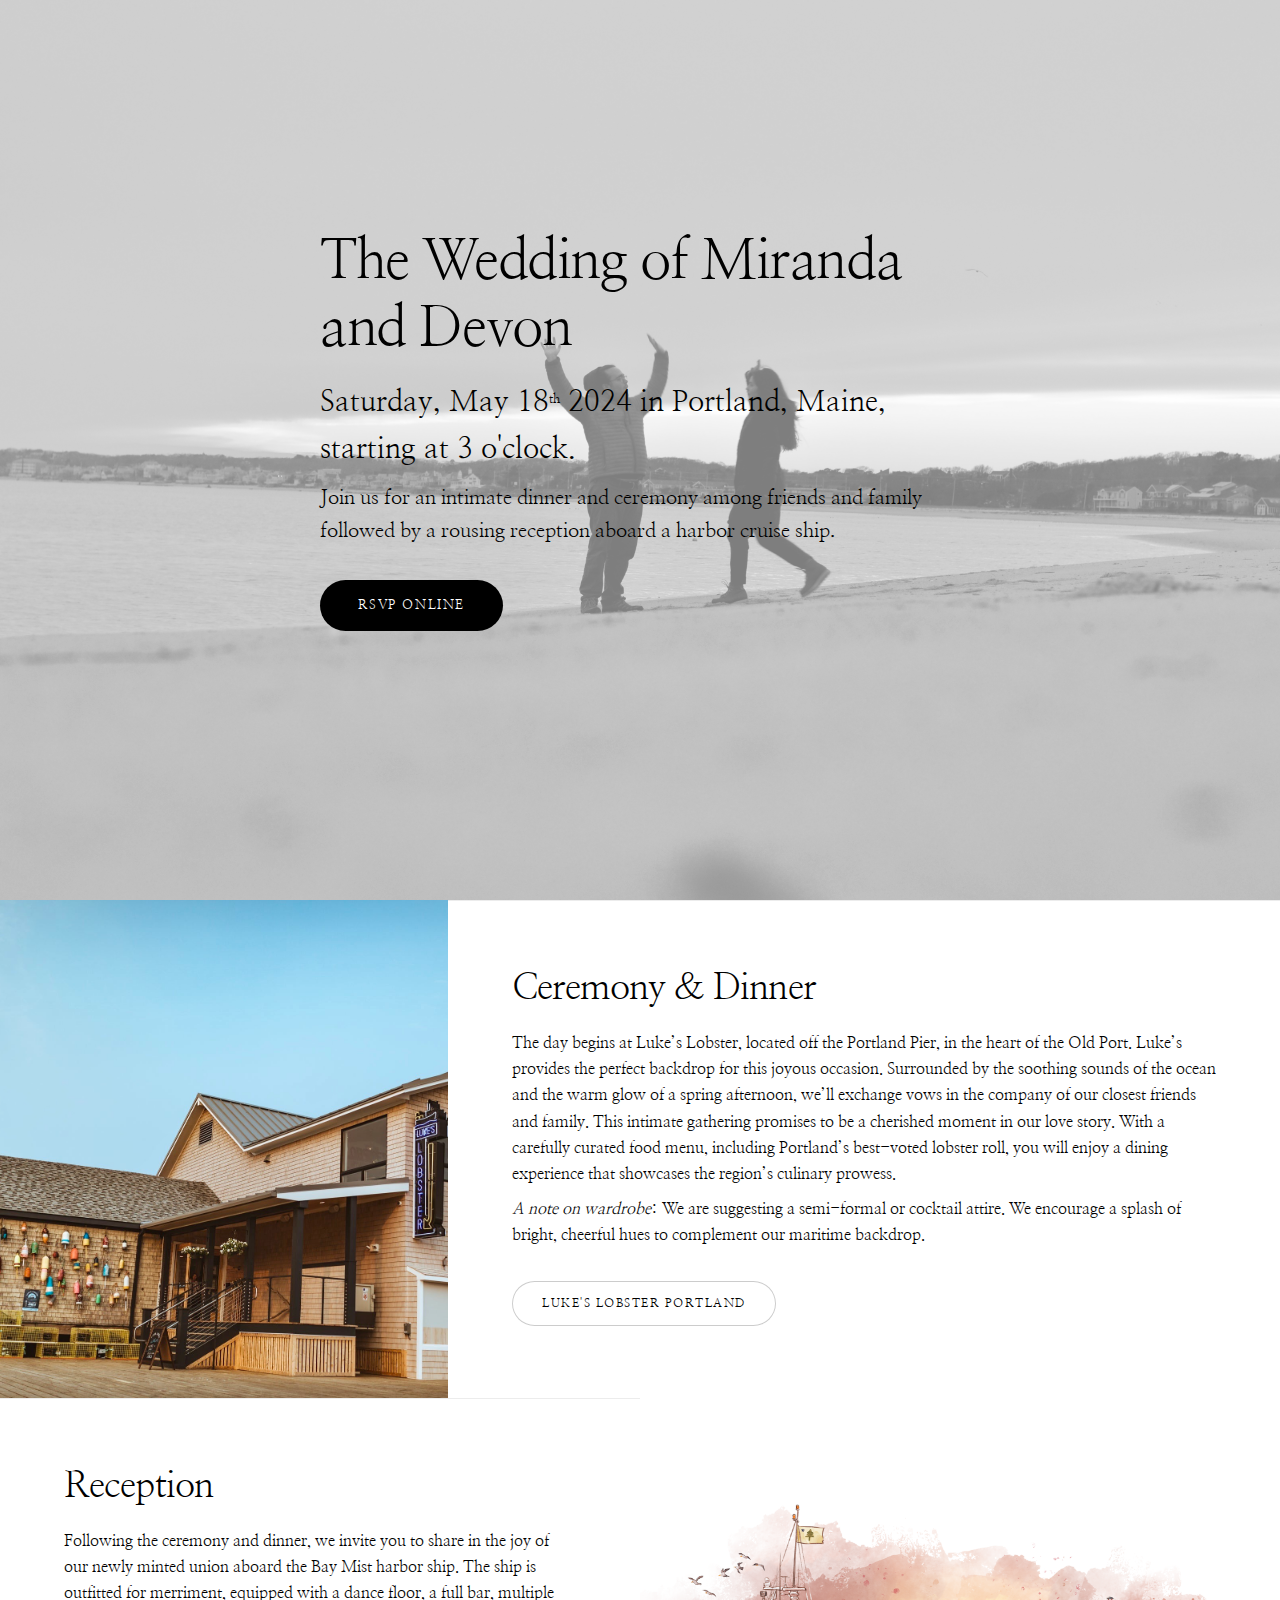
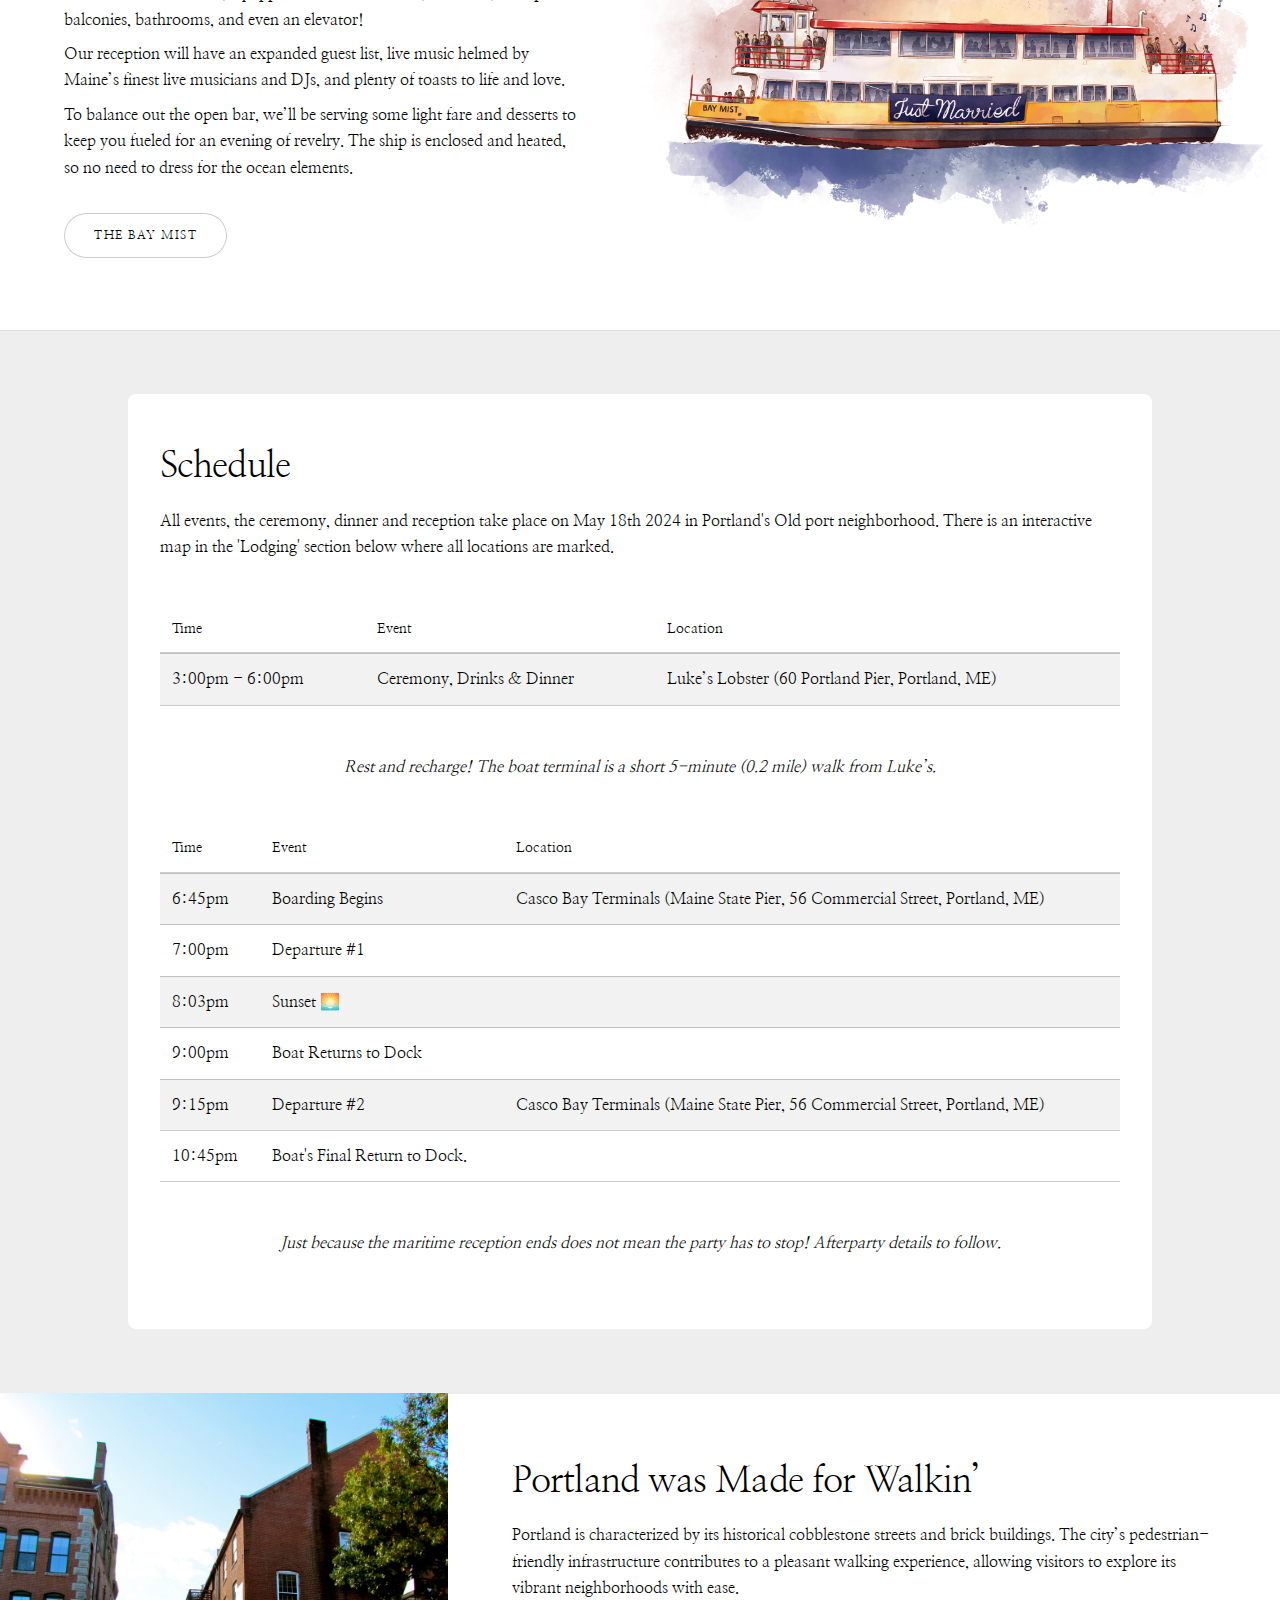
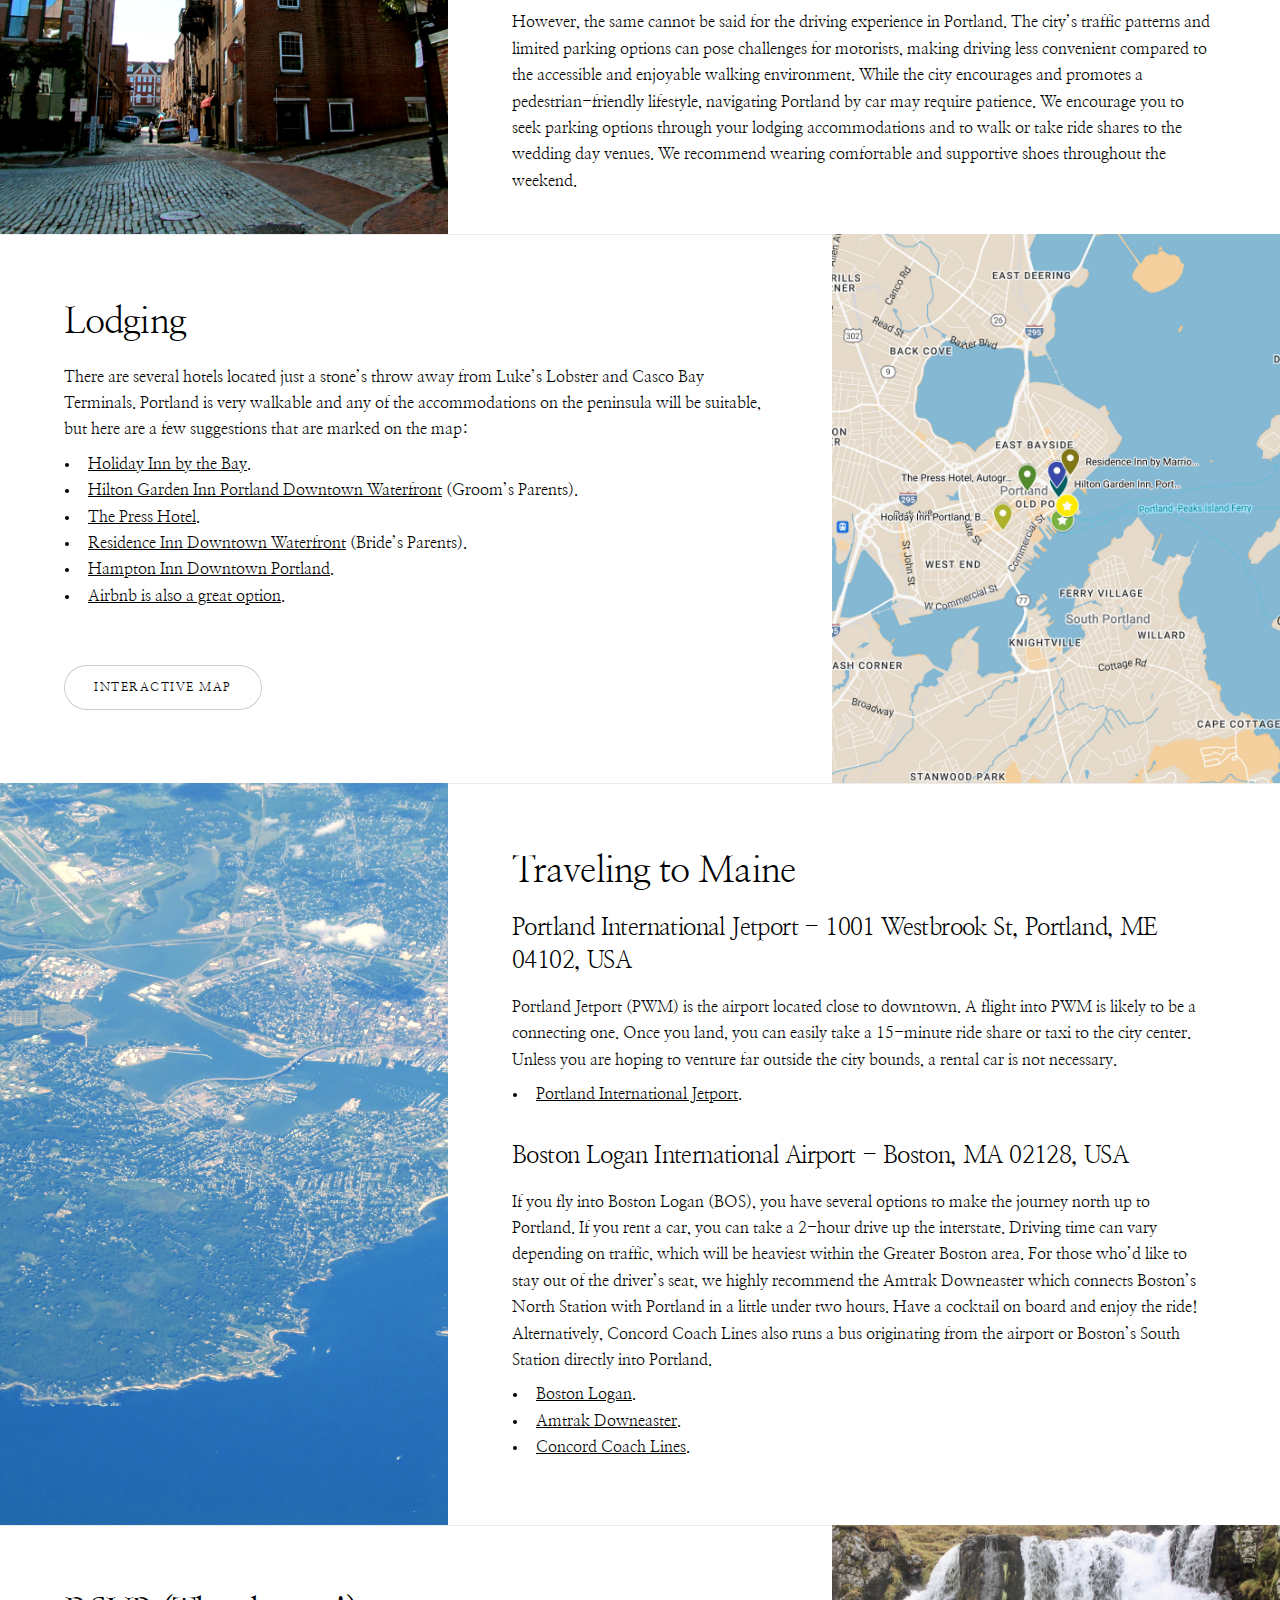
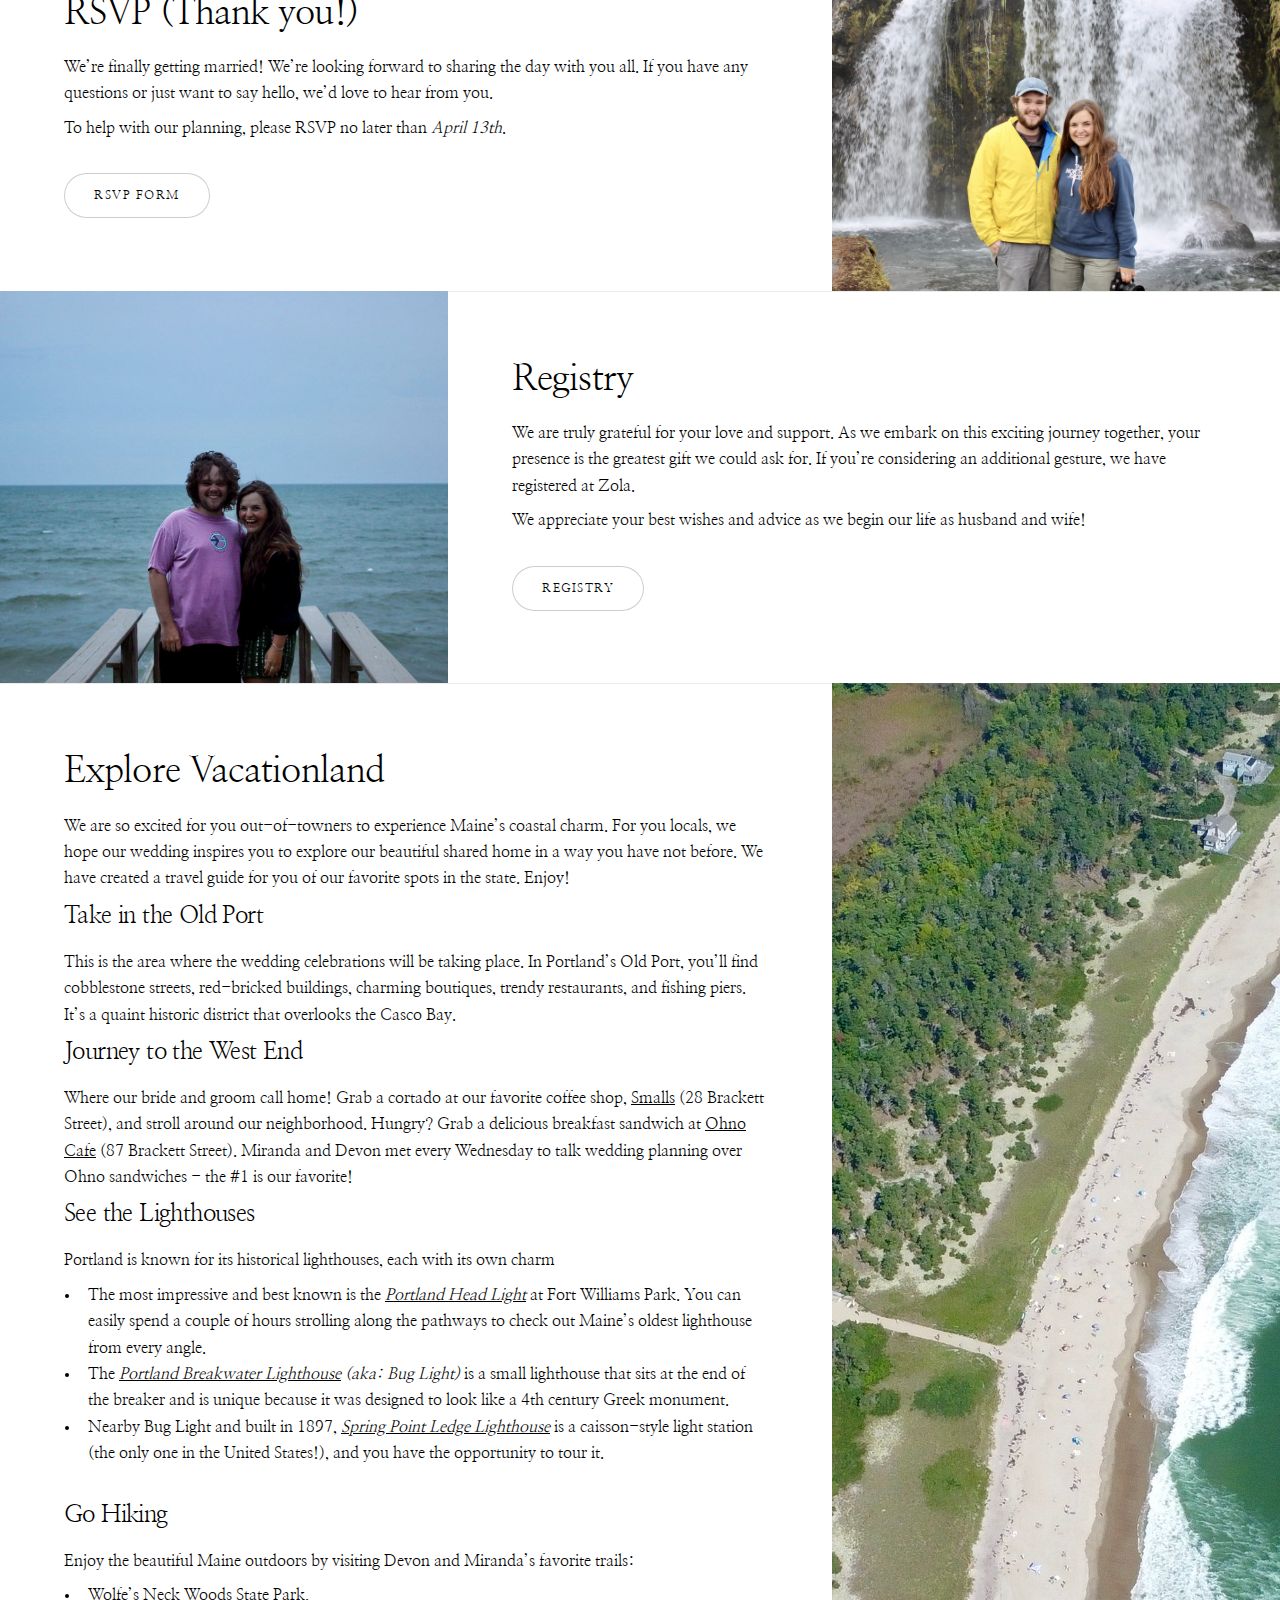
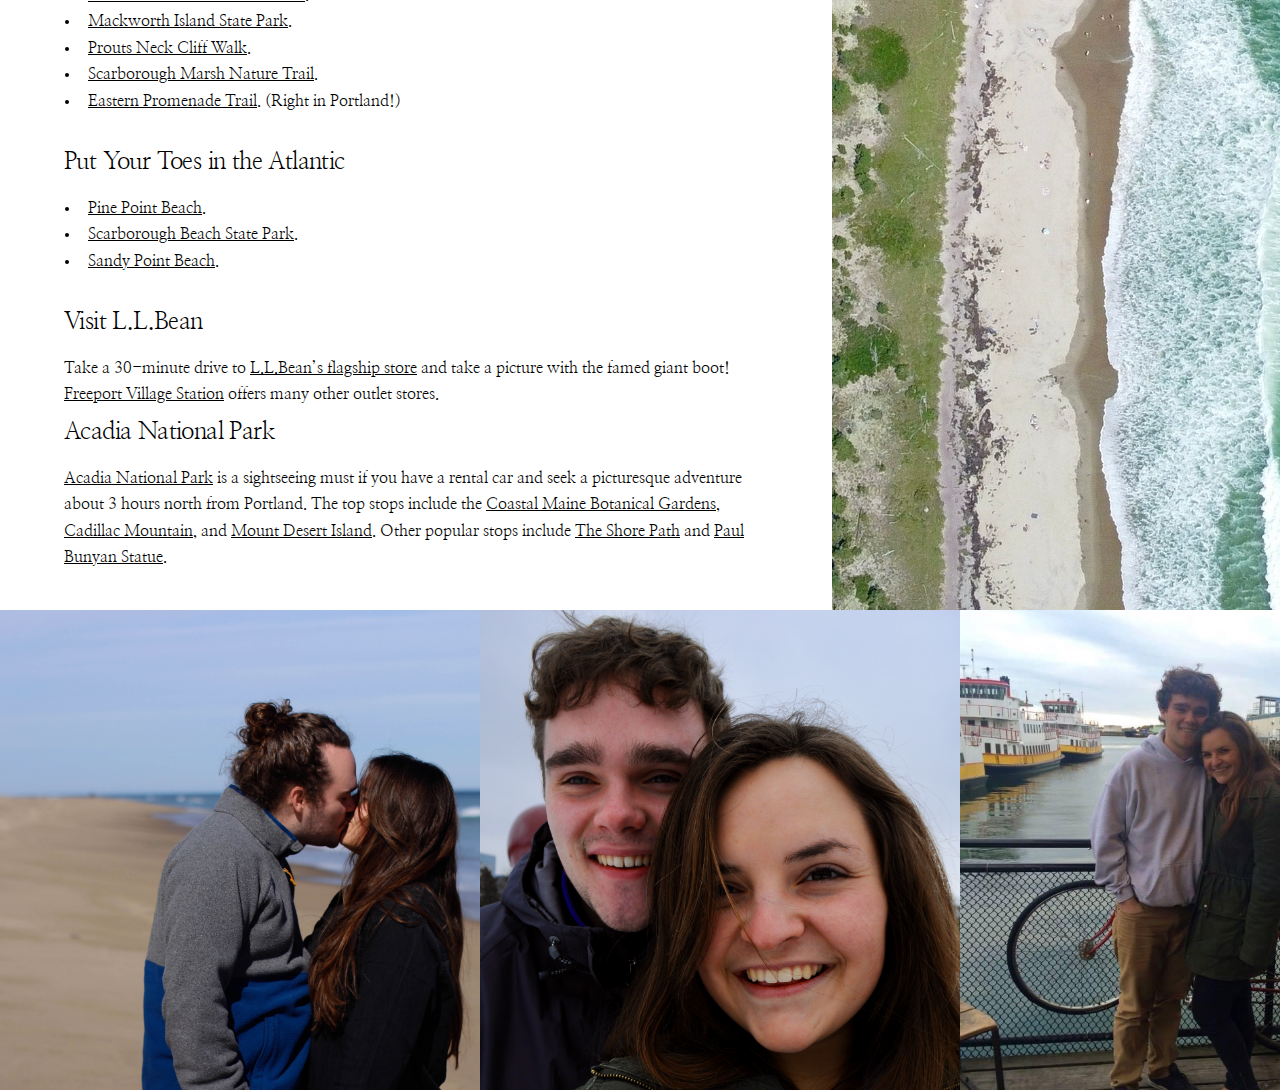
<file: docs/index.html>
<!DOCTYPE HTML>

<html>
	
	<head>
	<meta name="generator" content="Hugo 0.123.8">
	<title>Devon and Miranda&#39;s Wedding!</title>
	<meta charset="utf-8" />
	<meta name="viewport" content="width=device-width, initial-scale=1, user-scalable=no" />
	<meta name="description" content="">
	<meta name="author" content="">

	
	<link rel="icon" href="data:image/svg+xml,<svg xmlns='http://www.w3.org/2000/svg' viewBox='0 0 100 100'><text y='.9em' font-size='90'>%e2%9b%b5</text></svg>"/>
	
	
	
	
	<link rel="stylesheet" href="./css/main.min.css">
	
	
	
	<noscript><link rel="stylesheet" href="./css/noscript.min.css" /></noscript>
	

	
	<link rel="stylesheet" href="./css/fontawesome-all.min.css">

</head>


	<body class="is-preload">

		
		<div id="wrapper" class="divided">
	
<section class="banner style5 orient-left content-align-left image-position-center fullscreen onload-image-fade-in onload-content-fade-right">
    <div class="content">
        <h1>The Wedding of Miranda and Devon</h1>
        <p class="major">Saturday, May 18<sup>th</sup> 2024 in Portland, Maine, starting at 3 o'clock.
</p>
        <p class="minor">Join us for an intimate dinner and ceremony among friends and family followed by a rousing
reception aboard a harbor cruise ship.
</p>
        <ul class="actions stacked">
            <li><a href="#rsvp" class="button primary large wide smooth-scroll-middle">RSVP Online</a></li>
        </ul>
    </div>
    <div class="image">
        <img src="images/header_us_5.jpg" alt="Flyer" />
    </div>
</section>
	
<section class="spotlight style1 orient-right content-align-left">
    <div class="content">
        <h2>Ceremony &amp; Dinner</h2>
        <p>The day begins at Luke’s Lobster, located off the Portland Pier, in the heart of the Old Port.
Luke’s provides the perfect backdrop for this joyous occasion. Surrounded by the soothing sounds
of the ocean and the warm glow of a spring afternoon, we’ll exchange vows in the company of our
closest friends and family. This intimate gathering promises to be a cherished moment in our
love story. With a carefully curated food menu, including Portland’s best-voted lobster roll, you
will enjoy a dining experience that showcases the region’s culinary prowess.</p>
<p><em>A note on wardrobe</em>: We are suggesting a semi-formal or cocktail attire. We encourage a splash of
bright, cheerful hues to complement our maritime backdrop.</p>

        <ul class="actions stacked">
            <li><a href="https://www.lukeslobster.com/pages/portland-pier"  target="_blank"  class="button">Luke&#39;s Lobster Portland</a></li>
        </ul>
    </div>
    <div class="image">
        <img src="images/lukes.jpeg" alt="" />
    </div>
</section>
	
<section class="spotlight style6 orient-left content-align-left">
    <div class="content">
        <h2>Reception</h2>
        <p>Following the ceremony and dinner, we invite you to share in the joy of our newly minted union
aboard the Bay Mist harbor ship. The ship is outfitted for merriment, equipped with a dance
floor, a full bar, multiple balconies, bathrooms, and even an elevator!</p>
<p>Our reception will have an expanded guest list, live music helmed by Maine’s finest live musicians
and DJs, and plenty of toasts to life and love.</p>
<p>To balance out the open bar, we’ll be serving some light fare and
desserts to keep you fueled for an evening of revelry. The ship is enclosed and heated, so no
need to dress for the ocean elements.</p>

        <ul class="actions stacked">
            <li><a href="https://vimeo.com/266573436"  target="_blank"  class="button">The Bay Mist</a></li>
        </ul>
    </div>
    <div class="image">
        <img src="images/boat_art_wide.png" alt="" />
    </div>
</section>
	<section class="wrapper style2 align-left">
    <div class="inner">
        <h2>Schedule</h2>
        <p>All events, the ceremony, dinner and reception take place on May 18th 2024 in Portland's Old port neighborhood. There is an interactive map in the 'Lodging' section below where all locations are marked.</p>
        <div class="index align-left">
            <section>
                <div class="content">
                    <div class="table-wrapper">
                        <table>
                            <thead>
                            <tr>
                                <th>Time</th>
                                <th>Event</th>
                                <th>Location</th>
                            </tr>
                            </thead>
                            <tbody>
                            <tr>
                                <td>3:00pm - 6:00pm</td>
                                <td>Ceremony, Drinks & Dinner</td>
                                <td>Luke’s Lobster (60 Portland Pier, Portland, ME)</td>
                            </tr>
                            </tbody>
                        </table>
                        <p style="font-style: italic; padding: 3rem; text-align: center">Rest and recharge! The boat terminal is a short 5-minute (0.2 mile) walk from Luke’s.</p>
                        <table>
                            <thead>
                            <tr>
                                <th>Time</th>
                                <th>Event</th>
                                <th>Location</th>
                            </tr>
                            </thead>
                            <tbody>
                            <tr>
                                <td>6:45pm</td>
                                <td>Boarding Begins</td>
                                <td>Casco Bay Terminals (Maine State Pier, 56 Commercial Street, Portland, ME)</td>
                            </tr>
                            <tr>
                                <td>7:00pm</td>
                                <td>Departure #1</td>
                                <td></td>
                            </tr>
                            <tr>
                                <td>8:03pm</td>
                                <td>Sunset 🌅</td>
                                <td></td>
                            </tr>
                            <tr>
                                <td>9:00pm</td>
                                <td>Boat Returns to Dock</td>
                                <td></td>
                            </tr>
                            <tr>
                                <td>9:15pm</td>
                                <td>Departure #2</td>
                                <td>Casco Bay Terminals (Maine State Pier, 56 Commercial Street, Portland, ME)</td>
                            </tr>
                            <tr>
                                <td>10:45pm</td>
                                <td>Boat's Final Return to Dock.</td>
                                <td></td>
                            </tr>
                            </tbody>
                        </table>
                        <p style="font-style: italic; padding-left: 3rem; padding-right: 3rem; padding-top: 3rem; text-align: center">Just because the maritime reception ends does not mean the party has to stop! Afterparty details to follow.</p>
                    </div>
                </div>
            </section>
        </div>
    </div>
</section>

	
<section class="spotlight style1 orient-right content-align-left">
    <div class="content">
        <h2>Portland was Made for Walkin’</h2>
        <p>Portland is characterized by its historical cobblestone streets and brick buildings. The city&rsquo;s
pedestrian-friendly infrastructure contributes to a pleasant walking experience, allowing visitors
to explore its vibrant neighborhoods with ease.</p>
<p>However, the same cannot be said for the driving experience in Portland. The city&rsquo;s traffic
patterns and limited parking options can pose challenges for motorists, making driving less
convenient compared to the accessible and enjoyable walking environment. While the city encourages
and promotes a pedestrian-friendly lifestyle, navigating Portland by car may require patience.
We encourage you to seek parking options through your lodging accommodations and to walk or take
ride shares to the wedding day venues. We recommend wearing comfortable and supportive shoes
throughout the weekend.</p>

        
    </div>
    <div class="image">
        <img src="images/portland_streets.jpg" alt="" />
    </div>
</section>
	
<section class="spotlight style1 orient-left content-align-left">
    <div class="content">
        <h2>Lodging</h2>
        <p>There are several hotels located just a stone’s throw away from Luke’s Lobster and Casco Bay
Terminals. Portland is very walkable and any of the accommodations on the peninsula will be
suitable, but here are a few suggestions that are marked on the map:</p>
<ul>
<li><a href="https://www.innbythebay.com/" target="_blank" rel="noopener">Holiday Inn by the Bay</a>.</li>
<li><a href="https://www.hilton.com/en/hotels/pwmdhgi-hilton-garden-inn-portland-downtown-waterfront/" target="_blank" rel="noopener">Hilton Garden Inn Portland Downtown Waterfront</a> (Groom&rsquo;s Parents).</li>
<li><a href="https://thepresshotel.com/" target="_blank" rel="noopener">The Press Hotel</a>.</li>
<li><a href="https://residenceinndowntownportland.com/" target="_blank" rel="noopener">Residence Inn Downtown Waterfront</a> (Bride&rsquo;s Parents).</li>
<li><a href="https://www.hilton.com/en/hotels/pwmdthx-hampton-portland-downtown-waterfront/" target="_blank" rel="noopener">Hampton Inn Downtown Portland</a>.</li>
<li><a href="https://www.airbnb.com/s/Old-Port--Portland--ME/homes?adults=1&amp;place_id=ChIJjT_rtGqcskwRC7so4Ca-c6A&amp;refinement_paths%5B%5D=%2Fhomes" target="_blank" rel="noopener">Airbnb is also a great option</a>.</li>
</ul>
        <ul class="actions stacked">
            <li><a href="https://www.google.com/maps/d/u/0/edit?mid=1rZtMAG6sBgTc4Atx3USI3Kmyrc9bVQU&amp;usp=sharing"  target="_blank"  class="button">Interactive Map</a></li>
        </ul>
    </div>
    <div class="image">
        <img src="images/map_image.jpg" alt="" />
    </div>
</section>
	
<section class="spotlight style1 orient-right content-align-left">
    <div class="content">
        <h2>Traveling to Maine</h2>
        <h3 id="portland-international-jetport---1001-westbrook-st-portland-me-04102-usa">Portland International Jetport - 1001 Westbrook St, Portland, ME 04102, USA</h3>
<p>Portland Jetport (<strong>PWM</strong>) is the airport located close to downtown. A flight into PWM is likely
to be a connecting one. Once you land, you can easily take a 15-minute ride share or taxi to the
city center. Unless you are hoping to venture far outside the city bounds, a rental car is not
necessary.</p>
<ul>
<li><a href="https://portlandjetport.org/" target="_blank" rel="noopener">Portland International Jetport</a>.</li>
</ul>
<h3 id="boston-logan-international-airport---boston-ma-02128-usa">Boston Logan International Airport - Boston, MA 02128, USA</h3>
<p>If you fly into Boston Logan (BOS), you have several options to make the journey north up to
Portland. If you rent a car, you can take a 2-hour drive up the interstate. Driving time can vary
depending on traffic, which will be heaviest within the Greater Boston area. For those who’d like
to stay out of the driver’s seat, we highly recommend the Amtrak Downeaster which connects
Boston’s North Station with Portland in a little under two hours. Have a cocktail on board and
enjoy the ride! Alternatively, Concord Coach Lines also runs a bus originating from the airport
or Boston’s South Station directly into Portland.</p>
<ul>
<li><a href="https://www.massport.com/logan-airport" target="_blank" rel="noopener">Boston Logan</a>.</li>
<li><a href="https://amtrakdowneaster.com/" target="_blank" rel="noopener">Amtrak Downeaster</a>.</li>
<li><a href="https://concordcoachlines.com/route/portland-me-to-from-boston-logan-airport/" target="_blank" rel="noopener">Concord Coach Lines</a>.</li>
</ul>

        
    </div>
    <div class="image">
        <img src="images/portland_from_air.jpg" alt="" />
    </div>
</section>
	
<section class="spotlight style1 orient-left content-align-left" id="rsvp">
    <div class="content">
        <h2>RSVP (Thank you!)</h2>
        <p>We’re finally getting married! We’re looking forward to sharing the day with you all. If you have
any questions or just want to say hello, we’d love to hear from you.</p>
<p>To help with our planning, please RSVP no later than <em>April 13th</em>.</p>

        <ul class="actions stacked">
            <li><a href="https://forms.gle/w6EpEk7aCxEkeCHg7"  target="_blank"  class="button">RSVP Form</a></li>
        </ul>
    </div>
    <div class="image">
        <img src="images/us-1.jpg" alt="" />
    </div>
</section>
	
<section class="spotlight style1 orient-right content-align-left">
    <div class="content">
        <h2>Registry</h2>
        <p>We are truly grateful for your love and support. As we embark on this exciting journey together,
your presence is the greatest gift we could ask for. If you’re considering an additional
gesture, we have registered at Zola.</p>
<p>We appreciate your best wishes and advice as we begin our life as husband and wife!</p>

        <ul class="actions stacked">
            <li><a href="https://www.zola.com/registry/mirandaanddevon2024"  target="_blank"  class="button">Registry</a></li>
        </ul>
    </div>
    <div class="image">
        <img src="images/registry_us.jpg" alt="" />
    </div>
</section>
	
<section class="spotlight style1 orient-left content-align-left">
    <div class="content">
        <h2>Explore Vacationland</h2>
        <p>We are so excited for you out-of-towners to experience Maine’s coastal charm. For you locals, we
hope our wedding inspires you to explore our beautiful shared home in a way you have not before.
We have created a travel guide for you of our favorite spots in the state. Enjoy!</p>
<h3 id="take-in-the-old-port">Take in the Old Port</h3>
<p>This is the area where the wedding celebrations will be taking place. In Portland’s Old Port,
you&rsquo;ll find cobblestone streets, red-bricked buildings, charming boutiques, trendy restaurants,
and fishing piers. It’s a quaint historic district that overlooks the Casco Bay.</p>
<h3 id="journey-to-the-west-end">Journey to the West End</h3>
<p>Where our bride and groom call home! Grab a cortado at our favorite coffee shop,
<a href="https://www.smallsisgood.com/" target="_blank" rel="noopener">Smalls</a> (28 Brackett Street), and stroll around our neighborhood. Hungry? Grab a delicious
breakfast sandwich at <a href="https://www.smallsisgood.com/" target="_blank" rel="noopener">Ohno Cafe</a> (87 Brackett Street). Miranda and Devon met every Wednesday to
talk wedding planning over Ohno sandwiches - the #1 is our favorite!</p>
<h3 id="see-the-lighthouses">See the Lighthouses</h3>
<p>Portland is known for its historical lighthouses, each with its own charm</p>
<ul>
<li>The most impressive and best known is the <a href="https://portlandheadlight.com/" target="_blank" rel="noopener"><em>Portland Head Light</em></a> at Fort Williams Park.
You can easily spend a couple of hours strolling along the pathways to check out Maine’s
oldest lighthouse from every angle.</li>
<li>The <em><a href="https://www.southportland.org/departments/parks-recreation-aquaticspool/parks-department/parks-trails-beaches/bug-light-park/" target="_blank" rel="noopener">Portland Breakwater Lighthouse</a> (aka: Bug Light)</em> is a small lighthouse that sits at the end
of the breaker and is unique because it was designed to look like a 4th century Greek monument.</li>
<li>Nearby Bug Light and built in 1897, <a href="https://springpointledgelight.org/" target="_blank" rel="noopener"><em>Spring Point Ledge Lighthouse</em></a> is a caisson-style
light station (the only one in the United States!), and you have the opportunity to tour it.</li>
</ul>
<h3 id="go-hiking">Go Hiking</h3>
<p>Enjoy the beautiful Maine outdoors by visiting Devon and Miranda’s favorite trails:</p>
<ul>
<li><a href="https://apps.web.maine.gov/cgi-bin/online/doc/parksearch/details.pl?park_id=31" target="_blank" rel="noopener">Wolfe’s Neck Woods State Park</a>.</li>
<li><a href="https://www.falmouthme.org/land-management-acquisitions-committee/pages/mackworth-island-state-park" target="_blank" rel="noopener">Mackworth Island State Park</a>.</li>
<li><a href="https://www.proutsneckcliffwalk.org/" target="_blank" rel="noopener">Prouts Neck Cliff Walk</a>.</li>
<li><a href="https://maineaudubon.org/visit/scarborough-marsh/" target="_blank" rel="noopener">Scarborough Marsh Nature Trail</a>.</li>
<li><a href="https://www.trails.org/our-trails/eastern-prom-trail/" target="_blank" rel="noopener">Eastern Promenade Trail</a>. (Right in Portland!)</li>
</ul>
<h3 id="put-your-toes-in-the-atlantic">Put Your Toes in the Atlantic</h3>
<ul>
<li><a href="https://www.scarboroughmaine.org/departments/community-services/amenities-reservations/beaches" target="_blank" rel="noopener">Pine Point Beach</a>.</li>
<li><a href="https://www.scarboroughbeachstatepark.com/" target="_blank" rel="noopener">Scarborough Beach State Park</a>.</li>
<li><a href="https://maps.app.goo.gl/Zsf9Jry5MENdPkb86" target="_blank" rel="noopener">Sandy Point Beach</a>.</li>
</ul>
<h3 id="visit-llbean">Visit L.L.Bean</h3>
<p>Take a 30-minute drive to <a href="https://www.llbean.com/llb/shop/1000001705?page=store-flagship" target="_blank" rel="noopener">L.L.Bean’s flagship store</a> and take a picture with the famed giant boot!
<a href="https://www.onefreeportvillagestation.com/" target="_blank" rel="noopener">Freeport Village Station</a> offers many other outlet stores.</p>
<h3 id="acadia-national-park">Acadia National Park</h3>
<p><a href="https://www.nps.gov/acad/index.htm" target="_blank" rel="noopener">Acadia National Park</a> is a sightseeing must if you have a rental car and seek a picturesque
adventure about 3 hours north from Portland. The top stops include the
<a href="https://www.mainegardens.org/" target="_blank" rel="noopener">Coastal Maine Botanical Gardens</a>,
<a href="https://www.nps.gov/acad/planyourvisit/cadillac-mountain.htm" target="_blank" rel="noopener">Cadillac Mountain</a>, and
<a href="https://acadiamagic.com/mount-desert-island.html" target="_blank" rel="noopener">Mount Desert Island</a>. Other popular stops
include <a href="https://acadiamagic.com/bar-harbor-shore-path/" target="_blank" rel="noopener">The Shore Path</a>
and <a href="https://www.roadsideamerica.com/story/10327" target="_blank" rel="noopener">Paul Bunyan Statue</a>.</p>

        
    </div>
    <div class="image">
        <img src="images/drone.jpg" alt="" />
    </div>
</section>
	
<section class="wrapper style1 align-center" >

    

    
    <div class="gallery style2 big">
        
            <article>
    <a href="images/gallery/1.jpeg" class="image">
        
            <img src="images/gallery/1.jpeg" alt="" />
        
    </a>
    <div class="caption">
        
        
        
    </div>
</article>

        
            <article>
    <a href="images/gallery/3.jpeg" class="image">
        
            <img src="images/gallery/3.jpeg" alt="" />
        
    </a>
    <div class="caption">
        
        
        
    </div>
</article>

        
            <article>
    <a href="images/gallery/31.jpeg" class="image">
        
            <img src="images/gallery/31.jpeg" alt="" />
        
    </a>
    <div class="caption">
        
        
        
    </div>
</article>

        
            <article>
    <a href="images/gallery/5.jpeg" class="image">
        
            <img src="images/gallery/5.jpeg" alt="" />
        
    </a>
    <div class="caption">
        
        
        
    </div>
</article>

        
            <article>
    <a href="images/gallery/6.jpeg" class="image">
        
            <img src="images/gallery/6.jpeg" alt="" />
        
    </a>
    <div class="caption">
        
        
        
    </div>
</article>

        
            <article>
    <a href="images/gallery/7.jpeg" class="image">
        
            <img src="images/gallery/7.jpeg" alt="" />
        
    </a>
    <div class="caption">
        
        
        
    </div>
</article>

        
            <article>
    <a href="images/gallery/8.jpeg" class="image">
        
            <img src="images/gallery/8.jpeg" alt="" />
        
    </a>
    <div class="caption">
        
        
        
    </div>
</article>

        
            <article>
    <a href="images/gallery/9.jpeg" class="image">
        
            <img src="images/gallery/9.jpeg" alt="" />
        
    </a>
    <div class="caption">
        
        
        
    </div>
</article>

        
            <article>
    <a href="images/gallery/10.jpeg" class="image">
        
            <img src="images/gallery/10.jpeg" alt="" />
        
    </a>
    <div class="caption">
        
        
        
    </div>
</article>

        
            <article>
    <a href="images/gallery/11.jpeg" class="image">
        
            <img src="images/gallery/11.jpeg" alt="" />
        
    </a>
    <div class="caption">
        
        
        
    </div>
</article>

        
            <article>
    <a href="images/gallery/12.jpeg" class="image">
        
            <img src="images/gallery/12.jpeg" alt="" />
        
    </a>
    <div class="caption">
        
        
        
    </div>
</article>

        
            <article>
    <a href="images/gallery/13.jpeg" class="image">
        
            <img src="images/gallery/13.jpeg" alt="" />
        
    </a>
    <div class="caption">
        
        
        
    </div>
</article>

        
            <article>
    <a href="images/gallery/14.jpeg" class="image">
        
            <img src="images/gallery/14.jpeg" alt="" />
        
    </a>
    <div class="caption">
        
        
        
    </div>
</article>

        
            <article>
    <a href="images/gallery/15.jpeg" class="image">
        
            <img src="images/gallery/15.jpeg" alt="" />
        
    </a>
    <div class="caption">
        
        
        
    </div>
</article>

        
            <article>
    <a href="images/gallery/16.jpeg" class="image">
        
            <img src="images/gallery/16.jpeg" alt="" />
        
    </a>
    <div class="caption">
        
        
        
    </div>
</article>

        
            <article>
    <a href="images/gallery/17.jpeg" class="image">
        
            <img src="images/gallery/17.jpeg" alt="" />
        
    </a>
    <div class="caption">
        
        
        
    </div>
</article>

        
            <article>
    <a href="images/gallery/18.jpeg" class="image">
        
            <img src="images/gallery/18.jpeg" alt="" />
        
    </a>
    <div class="caption">
        
        
        
    </div>
</article>

        
            <article>
    <a href="images/gallery/19.jpeg" class="image">
        
            <img src="images/gallery/19.jpeg" alt="" />
        
    </a>
    <div class="caption">
        
        
        
    </div>
</article>

        
            <article>
    <a href="images/gallery/4.jpeg" class="image">
        
            <img src="images/gallery/4.jpeg" alt="" />
        
    </a>
    <div class="caption">
        
        
        
    </div>
</article>

        
            <article>
    <a href="images/gallery/20.jpeg" class="image">
        
            <img src="images/gallery/20.jpeg" alt="" />
        
    </a>
    <div class="caption">
        
        
        
    </div>
</article>

        
            <article>
    <a href="images/gallery/21.jpeg" class="image">
        
            <img src="images/gallery/21.jpeg" alt="" />
        
    </a>
    <div class="caption">
        
        
        
    </div>
</article>

        
            <article>
    <a href="images/gallery/22.jpeg" class="image">
        
            <img src="images/gallery/22.jpeg" alt="" />
        
    </a>
    <div class="caption">
        
        
        
    </div>
</article>

        
            <article>
    <a href="images/gallery/23.jpeg" class="image">
        
            <img src="images/gallery/23.jpeg" alt="" />
        
    </a>
    <div class="caption">
        
        
        
    </div>
</article>

        
            <article>
    <a href="images/gallery/24.jpeg" class="image">
        
            <img src="images/gallery/24.jpeg" alt="" />
        
    </a>
    <div class="caption">
        
        
        
    </div>
</article>

        
            <article>
    <a href="images/gallery/25.jpeg" class="image">
        
            <img src="images/gallery/25.jpeg" alt="" />
        
    </a>
    <div class="caption">
        
        
        
    </div>
</article>

        
            <article>
    <a href="images/gallery/26.jpeg" class="image">
        
            <img src="images/gallery/26.jpeg" alt="" />
        
    </a>
    <div class="caption">
        
        
        
    </div>
</article>

        
            <article>
    <a href="images/gallery/27.jpeg" class="image">
        
            <img src="images/gallery/27.jpeg" alt="" />
        
    </a>
    <div class="caption">
        
        
        
    </div>
</article>

        
            <article>
    <a href="images/gallery/28.jpeg" class="image">
        
            <img src="images/gallery/28.jpeg" alt="" />
        
    </a>
    <div class="caption">
        
        
        
    </div>
</article>

        
            <article>
    <a href="images/gallery/29.jpeg" class="image">
        
            <img src="images/gallery/29.jpeg" alt="" />
        
    </a>
    <div class="caption">
        
        
        
    </div>
</article>

        
            <article>
    <a href="images/gallery/30.jpeg" class="image">
        
            <img src="images/gallery/30.jpeg" alt="" />
        
    </a>
    <div class="caption">
        
        
        
    </div>
</article>

        
    </div>
</section>

		
		</div>
		
		
			
		












<script src='./js/bundle.min.js'></script>



	</body>
</html>
</file>
<file: docs/css/main.min.css>
@import "fontawesome-all.min.css";@import "https://fonts.googleapis.com/css2?family=Nanum+Myeongjo:wght@700&display=swap";html,body,div,span,applet,object,iframe,h1,h2,h3,h4,h5,h6,p,blockquote,pre,a,abbr,acronym,address,big,cite,code,del,dfn,em,img,ins,kbd,q,s,samp,small,strike,strong,sub,sup,tt,var,b,u,i,center,dl,dt,dd,ol,ul,li,fieldset,form,label,legend,table,caption,tbody,tfoot,thead,tr,th,td,article,aside,canvas,details,embed,figure,figcaption,footer,header,hgroup,menu,nav,output,ruby,section,summary,time,mark,audio,video{margin:0;padding:0;border:0;font-size:100%;font:inherit;vertical-align:baseline}article,aside,details,figcaption,figure,footer,header,hgroup,menu,nav,section{display:block}body{line-height:1}ol,ul{list-style:none}blockquote,q{quotes:none}blockquote:before,blockquote:after,q:before,q:after{content:'';content:none}table{border-collapse:collapse;border-spacing:0}body{-webkit-text-size-adjust:none}mark{background-color:transparent;color:inherit}input::-moz-focus-inner{border:0;padding:0}input,select,textarea{-moz-appearance:none;-webkit-appearance:none;-ms-appearance:none;appearance:none}@-ms-viewport{width: device-width; }body{-ms-overflow-style:scrollbar}@media screen and (max-width:480px){html,body{min-width:320px}}html{box-sizing:border-box}*,*:before,*:after{box-sizing:inherit}body{background:#fff}body.is-preload *,body.is-preload *:before,body.is-preload *:after{-moz-animation:none!important;-webkit-animation:none!important;-ms-animation:none!important;animation:none!important;-moz-transition:none!important;-webkit-transition:none!important;-ms-transition:none!important;transition:none!important}html{font-size:18pt}@media screen and (max-width:1680px){html{font-size:14pt}}@media screen and (max-width:1280px){html{font-size:12pt}}@media screen and (max-width:736px){html{font-size:11pt}}@media screen and (max-width:360px){html{font-size:10pt}}body{background-color:#fff;color:#000}body,input,select,textarea{font-family:nanum myeongjo,Helvetica,sans-serif;font-size:1rem;font-weight:300;line-height:1.65}a{-moz-transition:color .2s ease-in-out;-webkit-transition:color .2s ease-in-out;-ms-transition:color .2s ease-in-out;transition:color .2s ease-in-out;text-decoration:underline}a:hover{text-decoration:none}strong,b{font-weight:400}em,i{font-style:italic}p{margin:0 0 2rem}p.major{font-size:1.8rem}p.minor{font-size:1.25rem}h1,h2,h3,h4,h5,h6{font-weight:300;line-height:1.375;letter-spacing:-.025em;margin:0 0 1rem}h1 a,h2 a,h3 a,h4 a,h5 a,h6 a{color:inherit;text-decoration:none}h1{font-size:3.5rem;line-height:1.2}h2{font-size:2.25rem}h3{font-size:1.5rem}h4{font-size:1.1rem}h5{font-size:.9rem}h6{font-size:.7rem}sub{font-size:.8rem;position:relative;top:.5rem}sup{font-size:.8rem;position:relative;top:-.5rem}blockquote{border-left:solid 4px;font-style:italic;margin:0 0 2rem;padding:.5rem 0 .5rem 2rem}code{border-radius:4px;font-family:courier new,monospace;font-size:.9em;margin:0 .25rem;padding:.25rem .325rem}pre{-webkit-overflow-scrolling:touch;font-family:courier new,monospace;font-size:.9em;margin:0 0 2rem}pre code{display:block;line-height:1.5;padding:.75rem 1rem;overflow-x:auto}hr{border:0;border-bottom:solid 1px;margin:2.5rem 0}hr.major{margin:3.5rem 0}.align-left{text-align:left}.align-center{text-align:center}.align-right{text-align:right}.footerspacer{padding-left:15px;padding-right:15px}@media screen and (max-width:736px){p.major{font-size:1.8rem}p.minor{font-size:1.25rem}h1{font-size:2.5rem}h2{font-size:2rem}h3{font-size:1.25rem}h4{font-size:1rem}}input,select,textarea{color:#000}a{color:#000}a:hover{color:#837164}strong,b{color:#000}h1,h2,h3,h4,h5,h6{color:#000}blockquote{border-left-color:rgba(0,0,0,.2)}code{background:rgba(0,0,0,5%);border-color:rgba(0,0,0,.2)}hr{border-bottom-color:rgba(0,0,0,.2)}.row{display:flex;flex-wrap:wrap;box-sizing:border-box;align-items:stretch}.row>*{box-sizing:border-box}.row.gtr-uniform>*>:last-child{margin-bottom:0}.row.aln-left{justify-content:flex-start}.row.aln-center{justify-content:center}.row.aln-right{justify-content:flex-end}.row.aln-top{align-items:flex-start}.row.aln-middle{align-items:center}.row.aln-bottom{align-items:flex-end}.row>.imp{order:-1}.row>.col-1{width:8.33333333%}.row>.off-1{margin-left:8.33333333%}.row>.col-2{width:16.66666667%}.row>.off-2{margin-left:16.66666667%}.row>.col-3{width:25%}.row>.off-3{margin-left:25%}.row>.col-4{width:33.33333333%}.row>.off-4{margin-left:33.33333333%}.row>.col-5{width:41.66666667%}.row>.off-5{margin-left:41.66666667%}.row>.col-6{width:50%}.row>.off-6{margin-left:50%}.row>.col-7{width:58.33333333%}.row>.off-7{margin-left:58.33333333%}.row>.col-8{width:66.66666667%}.row>.off-8{margin-left:66.66666667%}.row>.col-9{width:75%}.row>.off-9{margin-left:75%}.row>.col-10{width:83.33333333%}.row>.off-10{margin-left:83.33333333%}.row>.col-11{width:91.66666667%}.row>.off-11{margin-left:91.66666667%}.row>.col-12{width:100%}.row>.off-12{margin-left:100%}.row.gtr-0{margin-top:0;margin-left:0}.row.gtr-0>*{padding:0 0 0 0}.row.gtr-0.gtr-uniform{margin-top:0}.row.gtr-0.gtr-uniform>*{padding-top:0}.row.gtr-25{margin-top:0;margin-left:-.5rem}.row.gtr-25>*{padding:0 0 0 .5rem}.row.gtr-25.gtr-uniform{margin-top:-.5rem}.row.gtr-25.gtr-uniform>*{padding-top:.5rem}.row.gtr-50{margin-top:0;margin-left:-1rem}.row.gtr-50>*{padding:0 0 0 1rem}.row.gtr-50.gtr-uniform{margin-top:-1rem}.row.gtr-50.gtr-uniform>*{padding-top:1rem}.row{margin-top:0;margin-left:-2rem}.row>*{padding:0 0 0 2rem}.row.gtr-uniform{margin-top:-2rem}.row.gtr-uniform>*{padding-top:2rem}.row.gtr-150{margin-top:0;margin-left:-3rem}.row.gtr-150>*{padding:0 0 0 3rem}.row.gtr-150.gtr-uniform{margin-top:-3rem}.row.gtr-150.gtr-uniform>*{padding-top:3rem}.row.gtr-200{margin-top:0;margin-left:-4rem}.row.gtr-200>*{padding:0 0 0 4rem}.row.gtr-200.gtr-uniform{margin-top:-4rem}.row.gtr-200.gtr-uniform>*{padding-top:4rem}@media screen and (max-width:1680px){.row{display:flex;flex-wrap:wrap;box-sizing:border-box;align-items:stretch}.row>*{box-sizing:border-box}.row.gtr-uniform>*>:last-child{margin-bottom:0}.row.aln-left{justify-content:flex-start}.row.aln-center{justify-content:center}.row.aln-right{justify-content:flex-end}.row.aln-top{align-items:flex-start}.row.aln-middle{align-items:center}.row.aln-bottom{align-items:flex-end}.row>.imp-xlarge{order:-1}.row>.col-1-xlarge{width:8.33333333%}.row>.off-1-xlarge{margin-left:8.33333333%}.row>.col-2-xlarge{width:16.66666667%}.row>.off-2-xlarge{margin-left:16.66666667%}.row>.col-3-xlarge{width:25%}.row>.off-3-xlarge{margin-left:25%}.row>.col-4-xlarge{width:33.33333333%}.row>.off-4-xlarge{margin-left:33.33333333%}.row>.col-5-xlarge{width:41.66666667%}.row>.off-5-xlarge{margin-left:41.66666667%}.row>.col-6-xlarge{width:50%}.row>.off-6-xlarge{margin-left:50%}.row>.col-7-xlarge{width:58.33333333%}.row>.off-7-xlarge{margin-left:58.33333333%}.row>.col-8-xlarge{width:66.66666667%}.row>.off-8-xlarge{margin-left:66.66666667%}.row>.col-9-xlarge{width:75%}.row>.off-9-xlarge{margin-left:75%}.row>.col-10-xlarge{width:83.33333333%}.row>.off-10-xlarge{margin-left:83.33333333%}.row>.col-11-xlarge{width:91.66666667%}.row>.off-11-xlarge{margin-left:91.66666667%}.row>.col-12-xlarge{width:100%}.row>.off-12-xlarge{margin-left:100%}.row.gtr-0{margin-top:0;margin-left:0}.row.gtr-0>*{padding:0 0 0 0}.row.gtr-0.gtr-uniform{margin-top:0}.row.gtr-0.gtr-uniform>*{padding-top:0}.row.gtr-25{margin-top:0;margin-left:-.5rem}.row.gtr-25>*{padding:0 0 0 .5rem}.row.gtr-25.gtr-uniform{margin-top:-.5rem}.row.gtr-25.gtr-uniform>*{padding-top:.5rem}.row.gtr-50{margin-top:0;margin-left:-1rem}.row.gtr-50>*{padding:0 0 0 1rem}.row.gtr-50.gtr-uniform{margin-top:-1rem}.row.gtr-50.gtr-uniform>*{padding-top:1rem}.row{margin-top:0;margin-left:-2rem}.row>*{padding:0 0 0 2rem}.row.gtr-uniform{margin-top:-2rem}.row.gtr-uniform>*{padding-top:2rem}.row.gtr-150{margin-top:0;margin-left:-3rem}.row.gtr-150>*{padding:0 0 0 3rem}.row.gtr-150.gtr-uniform{margin-top:-3rem}.row.gtr-150.gtr-uniform>*{padding-top:3rem}.row.gtr-200{margin-top:0;margin-left:-4rem}.row.gtr-200>*{padding:0 0 0 4rem}.row.gtr-200.gtr-uniform{margin-top:-4rem}.row.gtr-200.gtr-uniform>*{padding-top:4rem}}@media screen and (max-width:1280px){.row{display:flex;flex-wrap:wrap;box-sizing:border-box;align-items:stretch}.row>*{box-sizing:border-box}.row.gtr-uniform>*>:last-child{margin-bottom:0}.row.aln-left{justify-content:flex-start}.row.aln-center{justify-content:center}.row.aln-right{justify-content:flex-end}.row.aln-top{align-items:flex-start}.row.aln-middle{align-items:center}.row.aln-bottom{align-items:flex-end}.row>.imp-large{order:-1}.row>.col-1-large{width:8.33333333%}.row>.off-1-large{margin-left:8.33333333%}.row>.col-2-large{width:16.66666667%}.row>.off-2-large{margin-left:16.66666667%}.row>.col-3-large{width:25%}.row>.off-3-large{margin-left:25%}.row>.col-4-large{width:33.33333333%}.row>.off-4-large{margin-left:33.33333333%}.row>.col-5-large{width:41.66666667%}.row>.off-5-large{margin-left:41.66666667%}.row>.col-6-large{width:50%}.row>.off-6-large{margin-left:50%}.row>.col-7-large{width:58.33333333%}.row>.off-7-large{margin-left:58.33333333%}.row>.col-8-large{width:66.66666667%}.row>.off-8-large{margin-left:66.66666667%}.row>.col-9-large{width:75%}.row>.off-9-large{margin-left:75%}.row>.col-10-large{width:83.33333333%}.row>.off-10-large{margin-left:83.33333333%}.row>.col-11-large{width:91.66666667%}.row>.off-11-large{margin-left:91.66666667%}.row>.col-12-large{width:100%}.row>.off-12-large{margin-left:100%}.row.gtr-0{margin-top:0;margin-left:0}.row.gtr-0>*{padding:0 0 0 0}.row.gtr-0.gtr-uniform{margin-top:0}.row.gtr-0.gtr-uniform>*{padding-top:0}.row.gtr-25{margin-top:0;margin-left:-.5rem}.row.gtr-25>*{padding:0 0 0 .5rem}.row.gtr-25.gtr-uniform{margin-top:-.5rem}.row.gtr-25.gtr-uniform>*{padding-top:.5rem}.row.gtr-50{margin-top:0;margin-left:-1rem}.row.gtr-50>*{padding:0 0 0 1rem}.row.gtr-50.gtr-uniform{margin-top:-1rem}.row.gtr-50.gtr-uniform>*{padding-top:1rem}.row{margin-top:0;margin-left:-2rem}.row>*{padding:0 0 0 2rem}.row.gtr-uniform{margin-top:-2rem}.row.gtr-uniform>*{padding-top:2rem}.row.gtr-150{margin-top:0;margin-left:-3rem}.row.gtr-150>*{padding:0 0 0 3rem}.row.gtr-150.gtr-uniform{margin-top:-3rem}.row.gtr-150.gtr-uniform>*{padding-top:3rem}.row.gtr-200{margin-top:0;margin-left:-4rem}.row.gtr-200>*{padding:0 0 0 4rem}.row.gtr-200.gtr-uniform{margin-top:-4rem}.row.gtr-200.gtr-uniform>*{padding-top:4rem}}@media screen and (max-width:980px){.row{display:flex;flex-wrap:wrap;box-sizing:border-box;align-items:stretch}.row>*{box-sizing:border-box}.row.gtr-uniform>*>:last-child{margin-bottom:0}.row.aln-left{justify-content:flex-start}.row.aln-center{justify-content:center}.row.aln-right{justify-content:flex-end}.row.aln-top{align-items:flex-start}.row.aln-middle{align-items:center}.row.aln-bottom{align-items:flex-end}.row>.imp-medium{order:-1}.row>.col-1-medium{width:8.33333333%}.row>.off-1-medium{margin-left:8.33333333%}.row>.col-2-medium{width:16.66666667%}.row>.off-2-medium{margin-left:16.66666667%}.row>.col-3-medium{width:25%}.row>.off-3-medium{margin-left:25%}.row>.col-4-medium{width:33.33333333%}.row>.off-4-medium{margin-left:33.33333333%}.row>.col-5-medium{width:41.66666667%}.row>.off-5-medium{margin-left:41.66666667%}.row>.col-6-medium{width:50%}.row>.off-6-medium{margin-left:50%}.row>.col-7-medium{width:58.33333333%}.row>.off-7-medium{margin-left:58.33333333%}.row>.col-8-medium{width:66.66666667%}.row>.off-8-medium{margin-left:66.66666667%}.row>.col-9-medium{width:75%}.row>.off-9-medium{margin-left:75%}.row>.col-10-medium{width:83.33333333%}.row>.off-10-medium{margin-left:83.33333333%}.row>.col-11-medium{width:91.66666667%}.row>.off-11-medium{margin-left:91.66666667%}.row>.col-12-medium{width:100%}.row>.off-12-medium{margin-left:100%}.row.gtr-0{margin-top:0;margin-left:0}.row.gtr-0>*{padding:0 0 0 0}.row.gtr-0.gtr-uniform{margin-top:0}.row.gtr-0.gtr-uniform>*{padding-top:0}.row.gtr-25{margin-top:0;margin-left:-.5rem}.row.gtr-25>*{padding:0 0 0 .5rem}.row.gtr-25.gtr-uniform{margin-top:-.5rem}.row.gtr-25.gtr-uniform>*{padding-top:.5rem}.row.gtr-50{margin-top:0;margin-left:-1rem}.row.gtr-50>*{padding:0 0 0 1rem}.row.gtr-50.gtr-uniform{margin-top:-1rem}.row.gtr-50.gtr-uniform>*{padding-top:1rem}.row{margin-top:0;margin-left:-2rem}.row>*{padding:0 0 0 2rem}.row.gtr-uniform{margin-top:-2rem}.row.gtr-uniform>*{padding-top:2rem}.row.gtr-150{margin-top:0;margin-left:-3rem}.row.gtr-150>*{padding:0 0 0 3rem}.row.gtr-150.gtr-uniform{margin-top:-3rem}.row.gtr-150.gtr-uniform>*{padding-top:3rem}.row.gtr-200{margin-top:0;margin-left:-4rem}.row.gtr-200>*{padding:0 0 0 4rem}.row.gtr-200.gtr-uniform{margin-top:-4rem}.row.gtr-200.gtr-uniform>*{padding-top:4rem}}@media screen and (max-width:736px){.row{display:flex;flex-wrap:wrap;box-sizing:border-box;align-items:stretch}.row>*{box-sizing:border-box}.row.gtr-uniform>*>:last-child{margin-bottom:0}.row.aln-left{justify-content:flex-start}.row.aln-center{justify-content:center}.row.aln-right{justify-content:flex-end}.row.aln-top{align-items:flex-start}.row.aln-middle{align-items:center}.row.aln-bottom{align-items:flex-end}.row>.imp-small{order:-1}.row>.col-1-small{width:8.33333333%}.row>.off-1-small{margin-left:8.33333333%}.row>.col-2-small{width:16.66666667%}.row>.off-2-small{margin-left:16.66666667%}.row>.col-3-small{width:25%}.row>.off-3-small{margin-left:25%}.row>.col-4-small{width:33.33333333%}.row>.off-4-small{margin-left:33.33333333%}.row>.col-5-small{width:41.66666667%}.row>.off-5-small{margin-left:41.66666667%}.row>.col-6-small{width:50%}.row>.off-6-small{margin-left:50%}.row>.col-7-small{width:58.33333333%}.row>.off-7-small{margin-left:58.33333333%}.row>.col-8-small{width:66.66666667%}.row>.off-8-small{margin-left:66.66666667%}.row>.col-9-small{width:75%}.row>.off-9-small{margin-left:75%}.row>.col-10-small{width:83.33333333%}.row>.off-10-small{margin-left:83.33333333%}.row>.col-11-small{width:91.66666667%}.row>.off-11-small{margin-left:91.66666667%}.row>.col-12-small{width:100%}.row>.off-12-small{margin-left:100%}.row.gtr-0{margin-top:0;margin-left:0}.row.gtr-0>*{padding:0 0 0 0}.row.gtr-0.gtr-uniform{margin-top:0}.row.gtr-0.gtr-uniform>*{padding-top:0}.row.gtr-25{margin-top:0;margin-left:-.5rem}.row.gtr-25>*{padding:0 0 0 .5rem}.row.gtr-25.gtr-uniform{margin-top:-.5rem}.row.gtr-25.gtr-uniform>*{padding-top:.5rem}.row.gtr-50{margin-top:0;margin-left:-1rem}.row.gtr-50>*{padding:0 0 0 1rem}.row.gtr-50.gtr-uniform{margin-top:-1rem}.row.gtr-50.gtr-uniform>*{padding-top:1rem}.row{margin-top:0;margin-left:-2rem}.row>*{padding:0 0 0 2rem}.row.gtr-uniform{margin-top:-2rem}.row.gtr-uniform>*{padding-top:2rem}.row.gtr-150{margin-top:0;margin-left:-3rem}.row.gtr-150>*{padding:0 0 0 3rem}.row.gtr-150.gtr-uniform{margin-top:-3rem}.row.gtr-150.gtr-uniform>*{padding-top:3rem}.row.gtr-200{margin-top:0;margin-left:-4rem}.row.gtr-200>*{padding:0 0 0 4rem}.row.gtr-200.gtr-uniform{margin-top:-4rem}.row.gtr-200.gtr-uniform>*{padding-top:4rem}}@media screen and (max-width:480px){.row{display:flex;flex-wrap:wrap;box-sizing:border-box;align-items:stretch}.row>*{box-sizing:border-box}.row.gtr-uniform>*>:last-child{margin-bottom:0}.row.aln-left{justify-content:flex-start}.row.aln-center{justify-content:center}.row.aln-right{justify-content:flex-end}.row.aln-top{align-items:flex-start}.row.aln-middle{align-items:center}.row.aln-bottom{align-items:flex-end}.row>.imp-xsmall{order:-1}.row>.col-1-xsmall{width:8.33333333%}.row>.off-1-xsmall{margin-left:8.33333333%}.row>.col-2-xsmall{width:16.66666667%}.row>.off-2-xsmall{margin-left:16.66666667%}.row>.col-3-xsmall{width:25%}.row>.off-3-xsmall{margin-left:25%}.row>.col-4-xsmall{width:33.33333333%}.row>.off-4-xsmall{margin-left:33.33333333%}.row>.col-5-xsmall{width:41.66666667%}.row>.off-5-xsmall{margin-left:41.66666667%}.row>.col-6-xsmall{width:50%}.row>.off-6-xsmall{margin-left:50%}.row>.col-7-xsmall{width:58.33333333%}.row>.off-7-xsmall{margin-left:58.33333333%}.row>.col-8-xsmall{width:66.66666667%}.row>.off-8-xsmall{margin-left:66.66666667%}.row>.col-9-xsmall{width:75%}.row>.off-9-xsmall{margin-left:75%}.row>.col-10-xsmall{width:83.33333333%}.row>.off-10-xsmall{margin-left:83.33333333%}.row>.col-11-xsmall{width:91.66666667%}.row>.off-11-xsmall{margin-left:91.66666667%}.row>.col-12-xsmall{width:100%}.row>.off-12-xsmall{margin-left:100%}.row.gtr-0{margin-top:0;margin-left:0}.row.gtr-0>*{padding:0 0 0 0}.row.gtr-0.gtr-uniform{margin-top:0}.row.gtr-0.gtr-uniform>*{padding-top:0}.row.gtr-25{margin-top:0;margin-left:-.5rem}.row.gtr-25>*{padding:0 0 0 .5rem}.row.gtr-25.gtr-uniform{margin-top:-.5rem}.row.gtr-25.gtr-uniform>*{padding-top:.5rem}.row.gtr-50{margin-top:0;margin-left:-1rem}.row.gtr-50>*{padding:0 0 0 1rem}.row.gtr-50.gtr-uniform{margin-top:-1rem}.row.gtr-50.gtr-uniform>*{padding-top:1rem}.row{margin-top:0;margin-left:-2rem}.row>*{padding:0 0 0 2rem}.row.gtr-uniform{margin-top:-2rem}.row.gtr-uniform>*{padding-top:2rem}.row.gtr-150{margin-top:0;margin-left:-3rem}.row.gtr-150>*{padding:0 0 0 3rem}.row.gtr-150.gtr-uniform{margin-top:-3rem}.row.gtr-150.gtr-uniform>*{padding-top:3rem}.row.gtr-200{margin-top:0;margin-left:-4rem}.row.gtr-200>*{padding:0 0 0 4rem}.row.gtr-200.gtr-uniform{margin-top:-4rem}.row.gtr-200.gtr-uniform>*{padding-top:4rem}}@media screen and (max-width:360px){.row{display:flex;flex-wrap:wrap;box-sizing:border-box;align-items:stretch}.row>*{box-sizing:border-box}.row.gtr-uniform>*>:last-child{margin-bottom:0}.row.aln-left{justify-content:flex-start}.row.aln-center{justify-content:center}.row.aln-right{justify-content:flex-end}.row.aln-top{align-items:flex-start}.row.aln-middle{align-items:center}.row.aln-bottom{align-items:flex-end}.row>.imp-xxsmall{order:-1}.row>.col-1-xxsmall{width:8.33333333%}.row>.off-1-xxsmall{margin-left:8.33333333%}.row>.col-2-xxsmall{width:16.66666667%}.row>.off-2-xxsmall{margin-left:16.66666667%}.row>.col-3-xxsmall{width:25%}.row>.off-3-xxsmall{margin-left:25%}.row>.col-4-xxsmall{width:33.33333333%}.row>.off-4-xxsmall{margin-left:33.33333333%}.row>.col-5-xxsmall{width:41.66666667%}.row>.off-5-xxsmall{margin-left:41.66666667%}.row>.col-6-xxsmall{width:50%}.row>.off-6-xxsmall{margin-left:50%}.row>.col-7-xxsmall{width:58.33333333%}.row>.off-7-xxsmall{margin-left:58.33333333%}.row>.col-8-xxsmall{width:66.66666667%}.row>.off-8-xxsmall{margin-left:66.66666667%}.row>.col-9-xxsmall{width:75%}.row>.off-9-xxsmall{margin-left:75%}.row>.col-10-xxsmall{width:83.33333333%}.row>.off-10-xxsmall{margin-left:83.33333333%}.row>.col-11-xxsmall{width:91.66666667%}.row>.off-11-xxsmall{margin-left:91.66666667%}.row>.col-12-xxsmall{width:100%}.row>.off-12-xxsmall{margin-left:100%}.row.gtr-0{margin-top:0;margin-left:0}.row.gtr-0>*{padding:0 0 0 0}.row.gtr-0.gtr-uniform{margin-top:0}.row.gtr-0.gtr-uniform>*{padding-top:0}.row.gtr-25{margin-top:0;margin-left:-.5rem}.row.gtr-25>*{padding:0 0 0 .5rem}.row.gtr-25.gtr-uniform{margin-top:-.5rem}.row.gtr-25.gtr-uniform>*{padding-top:.5rem}.row.gtr-50{margin-top:0;margin-left:-1rem}.row.gtr-50>*{padding:0 0 0 1rem}.row.gtr-50.gtr-uniform{margin-top:-1rem}.row.gtr-50.gtr-uniform>*{padding-top:1rem}.row{margin-top:0;margin-left:-2rem}.row>*{padding:0 0 0 2rem}.row.gtr-uniform{margin-top:-2rem}.row.gtr-uniform>*{padding-top:2rem}.row.gtr-150{margin-top:0;margin-left:-3rem}.row.gtr-150>*{padding:0 0 0 3rem}.row.gtr-150.gtr-uniform{margin-top:-3rem}.row.gtr-150.gtr-uniform>*{padding-top:3rem}.row.gtr-200{margin-top:0;margin-left:-4rem}.row.gtr-200>*{padding:0 0 0 4rem}.row.gtr-200.gtr-uniform{margin-top:-4rem}.row.gtr-200.gtr-uniform>*{padding-top:4rem}}.box{border-radius:4px;border:solid 1px;margin-bottom:2rem;padding:1.5rem}.box>:last-child,.box>:last-child>:last-child,.box>:last-child>:last-child>:last-child{margin-bottom:0}.box.alt{border:0;border-radius:0;padding:0}.box{border-color:rgba(0,0,0,.2)}input[type=submit],input[type=reset],input[type=button],button,.button{-moz-appearance:none;-webkit-appearance:none;-ms-appearance:none;appearance:none;-moz-transition:background-color .2s ease-in-out,box-shadow .2s ease-in-out,color .2s ease-in-out;-webkit-transition:background-color .2s ease-in-out,box-shadow .2s ease-in-out,color .2s ease-in-out;-ms-transition:background-color .2s ease-in-out,box-shadow .2s ease-in-out,color .2s ease-in-out;transition:background-color .2s ease-in-out,box-shadow .2s ease-in-out,color .2s ease-in-out;border:0;cursor:pointer;display:inline-block;font-weight:400;letter-spacing:.125em;text-align:center;text-decoration:none;text-transform:uppercase;white-space:nowrap;font-size:.75rem;max-width:20rem;height:3.75em;line-height:3.75em;border-radius:3.75em;padding:0 2.5em;text-overflow:ellipsis;overflow:hidden}input[type=submit].icon:before,input[type=reset].icon:before,input[type=button].icon:before,button.icon:before,.button.icon:before{margin-right:.5rem}input[type=submit].fit,input[type=reset].fit,input[type=button].fit,button.fit,.button.fit{width:100%}input[type=submit].small,input[type=reset].small,input[type=button].small,button.small,.button.small{font-size:.6rem;height:3.325em;line-height:3.325em;border-radius:3.325em;padding:0 2em}input[type=submit].large,input[type=reset].large,input[type=button].large,button.large,.button.large{font-size:.8rem;height:4em;line-height:4em;border-radius:4em;padding:0 3em}input[type=submit].wide,input[type=reset].wide,input[type=button].wide,button.wide,.button.wide{min-width:14em}input[type=submit].disabled,input[type=submit]:disabled,input[type=reset].disabled,input[type=reset]:disabled,input[type=button].disabled,input[type=button]:disabled,button.disabled,button:disabled,.button.disabled,.button:disabled{pointer-events:none;opacity:.25}input[type=submit],input[type=reset],input[type=button],button,.button{background-color:transparent;box-shadow:inset 0 0 0 1px rgba(0,0,0,.2);color:#000!important}input[type=submit]:hover,input[type=reset]:hover,input[type=button]:hover,button:hover,.button:hover{box-shadow:inset 0 0 0 1px #837164;color:#837164!important}input[type=submit]:active,input[type=reset]:active,input[type=button]:active,button:active,.button:active{background-color:rgba(131,113,100,.2);box-shadow:inset 0 0 0 1px #837164;color:#837164!important}input[type=submit].primary,input[type=reset].primary,input[type=button].primary,button.primary,.button.primary{background-color:#000;box-shadow:none;color:#fff!important}input[type=submit].primary:hover,input[type=reset].primary:hover,input[type=button].primary:hover,button.primary:hover,.button.primary:hover{background-color:#837164}input[type=submit].primary:active,input[type=reset].primary:active,input[type=button].primary:active,button.primary:active,.button.primary:active{background-color:#60534a}form{margin:0 0 2rem}form>:last-child{margin-bottom:0}form>.fields{display:-moz-flex;display:-webkit-flex;display:-ms-flex;display:flex;-moz-flex-wrap:wrap;-webkit-flex-wrap:wrap;-ms-flex-wrap:wrap;flex-wrap:wrap;width:calc(100% + 3rem);margin:-1.5rem 0 2rem -1.5rem}form>.fields>.field{-moz-flex-grow:0;-webkit-flex-grow:0;-ms-flex-grow:0;flex-grow:0;-moz-flex-shrink:0;-webkit-flex-shrink:0;-ms-flex-shrink:0;flex-shrink:0;padding:1.5rem 0 0 1.5rem;width:calc(100% - 1.5rem)}form>.fields>.field.half{width:calc(50% - .75rem)}form>.fields>.field.third{width:calc(100%/3 - .5rem)}form>.fields>.field.quarter{width:calc(25% - .375rem)}@media screen and (max-width:480px){form>.fields{width:calc(100% + 3rem);margin:-1.5rem 0 2rem -1.5rem}form>.fields>.field{padding:1.5rem 0 0 1.5rem;width:calc(100% - 1.5rem)}form>.fields>.field.half{width:calc(100% - 1.5rem)}form>.fields>.field.third{width:calc(100% - 1.5rem)}form>.fields>.field.quarter{width:calc(100% - 1.5rem)}}label{display:block;font-size:.9rem;font-weight:400;margin:0 0 1rem}input[type=text],input[type=password],input[type=email],input[type=tel],input[type=search],input[type=url],select,textarea{-moz-appearance:none;-webkit-appearance:none;-ms-appearance:none;appearance:none;background-color:transparent;border-radius:4px;border:none;border:solid 1px;color:inherit;display:block;outline:0;padding:0 .825rem;text-decoration:none;width:100%}input[type=text]:invalid,input[type=password]:invalid,input[type=email]:invalid,input[type=tel]:invalid,input[type=search]:invalid,input[type=url]:invalid,select:invalid,textarea:invalid{box-shadow:none}select{background-size:1.25rem;background-repeat:no-repeat;background-position:calc(100% - 1rem);height:2.75rem;padding-right:2.75rem;text-overflow:ellipsis}select:focus::-ms-value{background-color:transparent}select::-ms-expand{display:none}input[type=text],input[type=password],input[type=email],input[type=tel],input[type=search],input[type=url],select{height:2.75rem}textarea{padding:.75rem 1rem}input[type=checkbox],input[type=radio]{-moz-appearance:none;-webkit-appearance:none;-ms-appearance:none;appearance:none;display:block;float:left;margin-right:-2rem;opacity:0;width:1rem;z-index:-1}input[type=checkbox]+label,input[type=radio]+label{text-decoration:none;-moz-user-select:none;-webkit-user-select:none;-ms-user-select:none;user-select:none;cursor:pointer;display:inline-block;font-size:1rem;font-weight:300;padding-left:2.4rem;padding-right:.75rem;position:relative;margin-bottom:0}input[type=checkbox]+label:before,input[type=radio]+label:before{-moz-osx-font-smoothing:grayscale;-webkit-font-smoothing:antialiased;display:inline-block;font-style:normal;font-variant:normal;text-rendering:auto;line-height:1;text-transform:none!important;font-family:'font awesome 5 pro';font-weight:900}input[type=checkbox]+label:before,input[type=radio]+label:before{border-radius:4px;border:solid 1px;content:'';display:inline-block;font-size:.8rem;height:1.65rem;left:0;line-height:1.65rem;position:absolute;text-align:center;top:0;width:1.65rem}input[type=checkbox]:checked+label:before,input[type=radio]:checked+label:before{content:'\f00c'}input[type=checkbox]+label:before{border-radius:4px}input[type=radio]+label:before{border-radius:100%}::-webkit-input-placeholder{opacity:1}:-moz-placeholder{opacity:1}::-moz-placeholder{opacity:1}:-ms-input-placeholder{opacity:1}label{color:#000}input[type=text],input[type=password],input[type=email],input[type=tel],input[type=search],input[type=url],select,textarea{border-color:rgba(0,0,0,.2)}input[type=text]:focus,input[type=password]:focus,input[type=email]:focus,input[type=tel]:focus,input[type=search]:focus,input[type=url]:focus,select:focus,textarea:focus{border-color:#837164;box-shadow:0 0 0 1px #837164}select{background-image:url("data:image/svg+xml;charset=utf8,%3Csvg%20xmlns=%22http://www.w3.org/2000/svg%22%20width=%2240%22%20height=%2240%22%20preserveAspectRatio=%22none%22%20viewBox=%220%200%2040%2040%22%3E%3Cpath%20d=%22M9.4%2012.3l10.4%2010.4%2010.4-10.4c.2-.2.5-.4.9-.4.3.0.6.1.9.4l3.3%203.3c.2.2.4.5.4.9s-.1.6-.4.9L20.7%2031.9c-.2.2-.5.4-.9.4-.3.0-.6-.1-.9-.4L4.3%2017.3c-.2-.2-.4-.5-.4-.9s.1-.6.4-.9l3.3-3.3c.2-.2.5-.4.9-.4S9.1%2012.1%209.4%2012.3z%22%20fill=%22rgba(0,%200,%200,%200.2)%22/%3E%3C/svg%3E")}select option{color:#000;background:#fff}input[type=checkbox]+label,input[type=radio]+label{color:#000}input[type=checkbox]+label:before,input[type=radio]+label:before{border-color:rgba(0,0,0,.2)}input[type=checkbox]:checked+label:before,input[type=radio]:checked+label:before{background-color:#000;border-color:#000;color:#fff}input[type=checkbox]:focus+label:before,input[type=radio]:focus+label:before{border-color:#837164;box-shadow:0 0 0 1px #837164}::-webkit-input-placeholder{color:rgba(0,0,0,.75)!important}:-moz-placeholder{color:rgba(0,0,0,.75)!important}::-moz-placeholder{color:rgba(0,0,0,.75)!important}:-ms-input-placeholder{color:rgba(0,0,0,.75)!important}.icon{text-decoration:none;border-bottom:none;position:relative;text-align:center}.icon:before{-moz-osx-font-smoothing:grayscale;-webkit-font-smoothing:antialiased;display:inline-block;font-style:normal;font-variant:normal;text-rendering:auto;line-height:1;text-transform:none!important;font-family:'font awesome 5 pro';font-weight:400}.icon>.label{display:none}.icon:before{line-height:inherit}.icon.solid:before{font-weight:900}.icon.brands:before{font-family:'font awesome 5 brands'}.icon.style2:before{border-radius:2.75em;display:inline-block;height:2.75em;line-height:2.75em;width:2.75em}.icon.major{display:block;margin:0 0 1rem}.icon.major:before{font-size:1.25rem}a.icon.style2:before{-moz-transition:background-color .2s ease-in-out,box-shadow .2s ease-in-out,color .2s ease-in-out;-webkit-transition:background-color .2s ease-in-out,box-shadow .2s ease-in-out,color .2s ease-in-out;-ms-transition:background-color .2s ease-in-out,box-shadow .2s ease-in-out,color .2s ease-in-out;transition:background-color .2s ease-in-out,box-shadow .2s ease-in-out,color .2s ease-in-out}.icon.style2:before{box-shadow:inset 0 0 0 1px rgba(0,0,0,.2)}a.icon.style2:hover:before{box-shadow:inset 0 0 0 1px #837164;color:#837164}a.icon.style2:active:before{background-color:rgba(131,113,100,.1);box-shadow:inset 0 0 0 1px #837164;color:#837164}.image{border:0;border-radius:4px;display:inline-block;position:relative}.image img{display:block;border-radius:4px}.image.left,.image.right{width:40%;max-width:10rem}.image.left img,.image.right img{width:100%}.image.left{float:left;margin:0 1.5rem 1rem 0;top:.25rem}.image.right{float:right;margin:0 0 1rem 1.5rem;top:.25rem}.image.fit{display:block;margin:0 0 2rem;width:100%}.image.fit img{width:100%}.image.main{display:block;margin:0 0 3rem;width:100%}.image.main img{width:100%}ol{list-style:decimal;margin:0 0 2rem;padding-left:1.25rem}ol li{padding-left:.25rem}ul{list-style:disc;margin:0 0 2rem;padding-left:1rem}ul li{padding-left:.5rem}ul.alt{list-style:none;padding-left:0}ul.alt li{border-top:solid 1px;padding:.5rem 0}ul.alt li:first-child{border-top:0;padding-top:0}dl{margin:0 0 2rem}dl dt{display:block;font-weight:400;margin:0 0 1rem}dl dd{margin-left:2rem}dl.style2 dt{width:25%;float:left}dl.style2 dd{width:70%;float:left}dl.style2:after{content:'';display:block;clear:both}ul.alt li{border-top-color:rgba(0,0,0,.2)}ul.actions{display:-moz-flex;display:-webkit-flex;display:-ms-flex;display:flex;cursor:default;list-style:none;margin-left:-1rem;padding-left:0}ul.actions li{padding:0 0 0 1rem;vertical-align:middle}ul.actions.special{-moz-justify-content:center;-webkit-justify-content:center;-ms-justify-content:center;justify-content:center;width:100%;margin-left:0}ul.actions.special li:first-child{padding-left:0}ul.actions.stacked{-moz-flex-direction:column;-webkit-flex-direction:column;-ms-flex-direction:column;flex-direction:column;margin-left:0}ul.actions.stacked li{padding:1.3rem 0 0}ul.actions.stacked li:first-child{padding-top:0}ul.actions.fit{width:calc(100% + 1rem)}ul.actions.fit li{-moz-flex-grow:1;-webkit-flex-grow:1;-ms-flex-grow:1;flex-grow:1;-moz-flex-shrink:1;-webkit-flex-shrink:1;-ms-flex-shrink:1;flex-shrink:1;width:100%}ul.actions.fit li>*{width:100%}ul.actions.fit.stacked{width:100%}@media screen and (max-width:480px){ul.actions:not(.fixed){-moz-flex-direction:column;-webkit-flex-direction:column;-ms-flex-direction:column;flex-direction:column;margin-left:0;width:100%!important}ul.actions:not(.fixed) li{-moz-flex-grow:1;-webkit-flex-grow:1;-ms-flex-grow:1;flex-grow:1;-moz-flex-shrink:1;-webkit-flex-shrink:1;-ms-flex-shrink:1;flex-shrink:1;padding:1rem 0 0;text-align:center;width:100%}ul.actions:not(.fixed) li>*{width:100%}ul.actions:not(.fixed) li:first-child{padding-top:0}ul.actions:not(.fixed) li input[type=submit],ul.actions:not(.fixed) li input[type=reset],ul.actions:not(.fixed) li input[type=button],ul.actions:not(.fixed) li button,ul.actions:not(.fixed) li .button{width:100%}ul.actions:not(.fixed) li input[type=submit].icon:before,ul.actions:not(.fixed) li input[type=reset].icon:before,ul.actions:not(.fixed) li input[type=button].icon:before,ul.actions:not(.fixed) li button.icon:before,ul.actions:not(.fixed) li .button.icon:before{margin-left:-.5rem}}ul.icons{cursor:default;list-style:none;padding-left:0}ul.icons li{display:inline-block;padding:0 .75rem 0 0}ul.icons li:last-child{padding-right:0}section.special,article.special{text-align:center}header p{position:relative;margin:-.65rem 0 1.5rem;font-style:italic}header h1+p{font-size:1.375rem}header h2+p{font-size:1.25rem}header h3+p{font-size:1.1rem}header h4+p,header h5+p,header h6+p{font-size:.9rem}header p{color:rgba(0,0,0,.75)}.table-wrapper{-webkit-overflow-scrolling:touch;margin:0 0 2rem;overflow-x:auto}.table-wrapper>table{margin-bottom:0}table{margin:0 0 2rem;width:100%}table tbody tr{border:solid 1px;border-left:0;border-right:0}table td{padding:.75rem}table th{font-size:.9rem;font-weight:400;padding:0 .75rem .75rem;text-align:left}table thead{border-bottom:solid 2px}table tfoot{border-top:solid 2px}table.alt{border-collapse:separate}table.alt tbody tr td{border:solid 1px;border-left-width:0;border-top-width:0}table.alt tbody tr td:first-child{border-left-width:1px}table.alt tbody tr:first-child td{border-top-width:1px}table.alt thead{border-bottom:0}table.alt tfoot{border-top:0}table.fixed{table-layout:fixed}table tbody tr{border-color:rgba(0,0,0,.2)}table tbody tr:nth-child(2n+1){background-color:rgba(0,0,0,5%)}table tbody tr.alt{background-color:rgba(0,0,0,5%)!important}table th{color:#000}table thead{border-bottom-color:rgba(0,0,0,.2)}table tfoot{border-top-color:rgba(0,0,0,.2)}table.alt tbody tr td{border-color:rgba(0,0,0,.2)}table.uniform tbody tr:nth-child(2n+1){background-color:transparent}.banner.onload-content-fade-up .content{-moz-transition:opacity .75s ease-in-out,-moz-transform .75s ease-in-out;-webkit-transition:opacity .75s ease-in-out,-webkit-transform .75s ease-in-out;-ms-transition:opacity .75s ease-in-out,-ms-transform .75s ease-in-out;transition:opacity .75s ease-in-out,transform .75s ease-in-out}body.is-preload .banner.onload-content-fade-up .content{-moz-transform:translateY(1rem);-webkit-transform:translateY(1rem);-ms-transform:translateY(1rem);transform:translateY(1rem);opacity:0}.banner.onload-content-fade-down .content{-moz-transition:opacity .75s ease-in-out,-moz-transform .75s ease-in-out;-webkit-transition:opacity .75s ease-in-out,-webkit-transform .75s ease-in-out;-ms-transition:opacity .75s ease-in-out,-ms-transform .75s ease-in-out;transition:opacity .75s ease-in-out,transform .75s ease-in-out}body.is-preload .banner.onload-content-fade-down .content{-moz-transform:translateY(-1rem);-webkit-transform:translateY(-1rem);-ms-transform:translateY(-1rem);transform:translateY(-1rem);opacity:0}.banner.onload-content-fade-left .content{-moz-transition:opacity .75s ease-in-out,-moz-transform .75s ease-in-out;-webkit-transition:opacity .75s ease-in-out,-webkit-transform .75s ease-in-out;-ms-transition:opacity .75s ease-in-out,-ms-transform .75s ease-in-out;transition:opacity .75s ease-in-out,transform .75s ease-in-out}body.is-preload .banner.onload-content-fade-left .content{-moz-transform:translateX(1rem);-webkit-transform:translateX(1rem);-ms-transform:translateX(1rem);transform:translateX(1rem);opacity:0}.banner.onload-content-fade-right .content{-moz-transition:opacity .75s ease-in-out,-moz-transform .75s ease-in-out;-webkit-transition:opacity .75s ease-in-out,-webkit-transform .75s ease-in-out;-ms-transition:opacity .75s ease-in-out,-ms-transform .75s ease-in-out;transition:opacity .75s ease-in-out,transform .75s ease-in-out}body.is-preload .banner.onload-content-fade-right .content{-moz-transform:translateX(-1rem);-webkit-transform:translateX(-1rem);-ms-transform:translateX(-1rem);transform:translateX(-1rem);opacity:0}.banner.onload-content-fade-in .content{-moz-transition:opacity .75s ease-in-out;-webkit-transition:opacity .75s ease-in-out;-ms-transition:opacity .75s ease-in-out;transition:opacity .75s ease-in-out}body.is-preload .banner.onload-content-fade-in .content{opacity:0}.banner.onload-image-fade-up .image{-moz-transition:opacity .75s ease-in-out,-moz-transform .75s ease-in-out;-webkit-transition:opacity .75s ease-in-out,-webkit-transform .75s ease-in-out;-ms-transition:opacity .75s ease-in-out,-ms-transform .75s ease-in-out;transition:opacity .75s ease-in-out,transform .75s ease-in-out}.banner.onload-image-fade-up .image img{-moz-transition:opacity .75s ease-in-out;-webkit-transition:opacity .75s ease-in-out;-ms-transition:opacity .75s ease-in-out;transition:opacity .75s ease-in-out;-moz-transition-delay:.5625s;-webkit-transition-delay:.5625s;-ms-transition-delay:.5625s;transition-delay:.5625s}body.is-preload .banner.onload-image-fade-up .image{-moz-transform:translateY(1rem);-webkit-transform:translateY(1rem);-ms-transform:translateY(1rem);transform:translateY(1rem);opacity:0}body.is-preload .banner.onload-image-fade-up .image img{opacity:0}.banner.onload-image-fade-down .image{-moz-transition:opacity .75s ease-in-out,-moz-transform .75s ease-in-out;-webkit-transition:opacity .75s ease-in-out,-webkit-transform .75s ease-in-out;-ms-transition:opacity .75s ease-in-out,-ms-transform .75s ease-in-out;transition:opacity .75s ease-in-out,transform .75s ease-in-out}.banner.onload-image-fade-down .image img{-moz-transition:opacity .75s ease-in-out;-webkit-transition:opacity .75s ease-in-out;-ms-transition:opacity .75s ease-in-out;transition:opacity .75s ease-in-out;-moz-transition-delay:.5625s;-webkit-transition-delay:.5625s;-ms-transition-delay:.5625s;transition-delay:.5625s}body.is-preload .banner.onload-image-fade-down .image{-moz-transform:translateY(-1rem);-webkit-transform:translateY(-1rem);-ms-transform:translateY(-1rem);transform:translateY(-1rem);opacity:0}body.is-preload .banner.onload-image-fade-down .image img{opacity:0}.banner.onload-image-fade-left .image{-moz-transition:opacity .75s ease-in-out,-moz-transform .75s ease-in-out;-webkit-transition:opacity .75s ease-in-out,-webkit-transform .75s ease-in-out;-ms-transition:opacity .75s ease-in-out,-ms-transform .75s ease-in-out;transition:opacity .75s ease-in-out,transform .75s ease-in-out}.banner.onload-image-fade-left .image img{-moz-transition:opacity .75s ease-in-out;-webkit-transition:opacity .75s ease-in-out;-ms-transition:opacity .75s ease-in-out;transition:opacity .75s ease-in-out;-moz-transition-delay:.5625s;-webkit-transition-delay:.5625s;-ms-transition-delay:.5625s;transition-delay:.5625s}body.is-preload .banner.onload-image-fade-left .image{-moz-transform:translateX(1rem);-webkit-transform:translateX(1rem);-ms-transform:translateX(1rem);transform:translateX(1rem);opacity:0}body.is-preload .banner.onload-image-fade-left .image img{opacity:0}.banner.onload-image-fade-right .image{-moz-transition:opacity .75s ease-in-out,-moz-transform .75s ease-in-out;-webkit-transition:opacity .75s ease-in-out,-webkit-transform .75s ease-in-out;-ms-transition:opacity .75s ease-in-out,-ms-transform .75s ease-in-out;transition:opacity .75s ease-in-out,transform .75s ease-in-out}.banner.onload-image-fade-right .image img{-moz-transition:opacity .75s ease-in-out;-webkit-transition:opacity .75s ease-in-out;-ms-transition:opacity .75s ease-in-out;transition:opacity .75s ease-in-out;-moz-transition-delay:.5625s;-webkit-transition-delay:.5625s;-ms-transition-delay:.5625s;transition-delay:.5625s}body.is-preload .banner.onload-image-fade-right .image{-moz-transform:translateX(-1rem);-webkit-transform:translateX(-1rem);-ms-transform:translateX(-1rem);transform:translateX(-1rem);opacity:0}body.is-preload .banner.onload-image-fade-right .image img{opacity:0}.banner.onload-image-fade-in .image img{-moz-transition:opacity .75s ease-in-out;-webkit-transition:opacity .75s ease-in-out;-ms-transition:opacity .75s ease-in-out;transition:opacity .75s ease-in-out}body.is-preload .banner.onload-image-fade-in .image img{opacity:0}.banner.onscroll-content-fade-up .content{-moz-transition:opacity .75s ease-in-out,-moz-transform .75s ease-in-out;-webkit-transition:opacity .75s ease-in-out,-webkit-transform .75s ease-in-out;-ms-transition:opacity .75s ease-in-out,-ms-transform .75s ease-in-out;transition:opacity .75s ease-in-out,transform .75s ease-in-out}.banner.onscroll-content-fade-up.is-inactive .content{-moz-transform:translateY(1rem);-webkit-transform:translateY(1rem);-ms-transform:translateY(1rem);transform:translateY(1rem);opacity:0}.banner.onscroll-content-fade-down .content{-moz-transition:opacity .75s ease-in-out,-moz-transform .75s ease-in-out;-webkit-transition:opacity .75s ease-in-out,-webkit-transform .75s ease-in-out;-ms-transition:opacity .75s ease-in-out,-ms-transform .75s ease-in-out;transition:opacity .75s ease-in-out,transform .75s ease-in-out}.banner.onscroll-content-fade-down.is-inactive .content{-moz-transform:translateY(-1rem);-webkit-transform:translateY(-1rem);-ms-transform:translateY(-1rem);transform:translateY(-1rem);opacity:0}.banner.onscroll-content-fade-left .content{-moz-transition:opacity .75s ease-in-out,-moz-transform .75s ease-in-out;-webkit-transition:opacity .75s ease-in-out,-webkit-transform .75s ease-in-out;-ms-transition:opacity .75s ease-in-out,-ms-transform .75s ease-in-out;transition:opacity .75s ease-in-out,transform .75s ease-in-out}.banner.onscroll-content-fade-left.is-inactive .content{-moz-transform:translateX(1rem);-webkit-transform:translateX(1rem);-ms-transform:translateX(1rem);transform:translateX(1rem);opacity:0}.banner.onscroll-content-fade-right .content{-moz-transition:opacity .75s ease-in-out,-moz-transform .75s ease-in-out;-webkit-transition:opacity .75s ease-in-out,-webkit-transform .75s ease-in-out;-ms-transition:opacity .75s ease-in-out,-ms-transform .75s ease-in-out;transition:opacity .75s ease-in-out,transform .75s ease-in-out}.banner.onscroll-content-fade-right.is-inactive .content{-moz-transform:translateX(-1rem);-webkit-transform:translateX(-1rem);-ms-transform:translateX(-1rem);transform:translateX(-1rem);opacity:0}.banner.onscroll-content-fade-in .content{-moz-transition:opacity .75s ease-in-out;-webkit-transition:opacity .75s ease-in-out;-ms-transition:opacity .75s ease-in-out;transition:opacity .75s ease-in-out}.banner.onscroll-content-fade-in.is-inactive .content{opacity:0}.banner.onscroll-image-fade-up .image{-moz-transition:opacity .75s ease-in-out,-moz-transform .75s ease-in-out;-webkit-transition:opacity .75s ease-in-out,-webkit-transform .75s ease-in-out;-ms-transition:opacity .75s ease-in-out,-ms-transform .75s ease-in-out;transition:opacity .75s ease-in-out,transform .75s ease-in-out}.banner.onscroll-image-fade-up .image img{-moz-transition:opacity .75s ease-in-out;-webkit-transition:opacity .75s ease-in-out;-ms-transition:opacity .75s ease-in-out;transition:opacity .75s ease-in-out;-moz-transition-delay:.5625s;-webkit-transition-delay:.5625s;-ms-transition-delay:.5625s;transition-delay:.5625s}.banner.onscroll-image-fade-up.is-inactive .image{-moz-transform:translateY(1rem);-webkit-transform:translateY(1rem);-ms-transform:translateY(1rem);transform:translateY(1rem);opacity:0}.banner.onscroll-image-fade-up.is-inactive .image img{opacity:0}.banner.onscroll-image-fade-down .image{-moz-transition:opacity .75s ease-in-out,-moz-transform .75s ease-in-out;-webkit-transition:opacity .75s ease-in-out,-webkit-transform .75s ease-in-out;-ms-transition:opacity .75s ease-in-out,-ms-transform .75s ease-in-out;transition:opacity .75s ease-in-out,transform .75s ease-in-out}.banner.onscroll-image-fade-down .image img{-moz-transition:opacity .75s ease-in-out;-webkit-transition:opacity .75s ease-in-out;-ms-transition:opacity .75s ease-in-out;transition:opacity .75s ease-in-out;-moz-transition-delay:.5625s;-webkit-transition-delay:.5625s;-ms-transition-delay:.5625s;transition-delay:.5625s}.banner.onscroll-image-fade-down.is-inactive .image{-moz-transform:translateY(-1rem);-webkit-transform:translateY(-1rem);-ms-transform:translateY(-1rem);transform:translateY(-1rem);opacity:0}.banner.onscroll-image-fade-down.is-inactive .image img{opacity:0}.banner.onscroll-image-fade-left .image{-moz-transition:opacity .75s ease-in-out,-moz-transform .75s ease-in-out;-webkit-transition:opacity .75s ease-in-out,-webkit-transform .75s ease-in-out;-ms-transition:opacity .75s ease-in-out,-ms-transform .75s ease-in-out;transition:opacity .75s ease-in-out,transform .75s ease-in-out}.banner.onscroll-image-fade-left .image img{-moz-transition:opacity .75s ease-in-out;-webkit-transition:opacity .75s ease-in-out;-ms-transition:opacity .75s ease-in-out;transition:opacity .75s ease-in-out;-moz-transition-delay:.5625s;-webkit-transition-delay:.5625s;-ms-transition-delay:.5625s;transition-delay:.5625s}.banner.onscroll-image-fade-left.is-inactive .image{-moz-transform:translateX(1rem);-webkit-transform:translateX(1rem);-ms-transform:translateX(1rem);transform:translateX(1rem);opacity:0}.banner.onscroll-image-fade-left.is-inactive .image img{opacity:0}.banner.onscroll-image-fade-right .image{-moz-transition:opacity .75s ease-in-out,-moz-transform .75s ease-in-out;-webkit-transition:opacity .75s ease-in-out,-webkit-transform .75s ease-in-out;-ms-transition:opacity .75s ease-in-out,-ms-transform .75s ease-in-out;transition:opacity .75s ease-in-out,transform .75s ease-in-out}.banner.onscroll-image-fade-right .image img{-moz-transition:opacity .75s ease-in-out;-webkit-transition:opacity .75s ease-in-out;-ms-transition:opacity .75s ease-in-out;transition:opacity .75s ease-in-out;-moz-transition-delay:.5625s;-webkit-transition-delay:.5625s;-ms-transition-delay:.5625s;transition-delay:.5625s}.banner.onscroll-image-fade-right.is-inactive .image{-moz-transform:translateX(-1rem);-webkit-transform:translateX(-1rem);-ms-transform:translateX(-1rem);transform:translateX(-1rem);opacity:0}.banner.onscroll-image-fade-right.is-inactive .image img{opacity:0}.banner.onscroll-image-fade-in .image img{-moz-transition:opacity .75s ease-in-out;-webkit-transition:opacity .75s ease-in-out;-ms-transition:opacity .75s ease-in-out;transition:opacity .75s ease-in-out}.banner.onscroll-image-fade-in.is-inactive .image img{opacity:0}.banner.style1{-moz-align-items:-moz-stretch;-webkit-align-items:-webkit-stretch;-ms-align-items:-ms-stretch;align-items:stretch;display:-moz-flex;display:-webkit-flex;display:-ms-flex;display:flex;-moz-flex-direction:row;-webkit-flex-direction:row;-ms-flex-direction:row;flex-direction:row;-moz-justify-content:-moz-flex-end;-webkit-justify-content:-webkit-flex-end;-ms-justify-content:-ms-flex-end;justify-content:flex-end;position:relative;text-align:left;overflow-x:hidden}.banner.style1 .content{padding:7rem 7rem 5rem;-moz-align-self:center;-webkit-align-self:center;-ms-align-self:center;align-self:center;-moz-flex-grow:1;-webkit-flex-grow:1;-ms-flex-grow:1;flex-grow:1;-moz-flex-shrink:1;-webkit-flex-shrink:1;-ms-flex-shrink:1;flex-shrink:1;width:50%;max-width:48rem;margin:0 auto}.banner.style1 .image{-moz-flex-grow:0;-webkit-flex-grow:0;-ms-flex-grow:0;flex-grow:0;-moz-flex-shrink:0;-webkit-flex-shrink:0;-ms-flex-shrink:0;flex-shrink:0;border-radius:0;width:50%;background-color:#fb8936}.banner.style1 .image img{-moz-object-fit:cover;-webkit-object-fit:cover;-ms-object-fit:cover;object-fit:cover;-moz-object-position:center;-webkit-object-position:center;-ms-object-position:center;object-position:center;display:block;position:absolute;top:0;left:0;width:100%;height:100%;border-radius:0}@media screen and (max-width:1680px){.banner.style1 .content{padding:5rem 5rem 3rem}}@media screen and (max-width:1280px){.banner.style1 .content{padding:4rem 4rem 2rem}}@media screen and (max-width:980px){.banner.style1 .content{padding:3.75rem 3rem 1.75rem}}@media screen and (max-width:736px){.banner.style1 .content{padding:2.5rem 2rem .5rem}}@media screen and (orientation:portrait){.banner.style1{-moz-flex-direction:column-reverse;-webkit-flex-direction:column-reverse;-ms-flex-direction:column-reverse;flex-direction:column-reverse;text-align:center}.banner.style1 .content{display:-moz-flex;display:-webkit-flex;display:-ms-flex;display:flex;-moz-flex-direction:column;-webkit-flex-direction:column;-ms-flex-direction:column;flex-direction:column;-moz-justify-content:center;-webkit-justify-content:center;-ms-justify-content:center;justify-content:center;width:100%;max-width:100%}.banner.style1 .image{width:100%;max-width:100%;height:45vh}}.banner.style1.fullscreen{min-height:100vh}@media screen and (orientation:portrait){.banner.style1.fullscreen .content{min-height:50vh}.banner.style1.fullscreen .image{height:50vh}}.banner.style1.orient-right{-moz-flex-direction:row-reverse;-webkit-flex-direction:row-reverse;-ms-flex-direction:row-reverse;flex-direction:row-reverse}@media screen and (orientation:portrait){.banner.style1.orient-right{-moz-flex-direction:column-reverse;-webkit-flex-direction:column-reverse;-ms-flex-direction:column-reverse;flex-direction:column-reverse}}.banner.style1.content-align-center{text-align:center}.banner.style1.content-align-right{text-align:right}@media screen and (orientation:portrait){.banner.style1.content-align-right{text-align:center}}.banner.style1.image-position-left .image img{-moz-object-position:center;-webkit-object-position:center;-ms-object-position:center;object-position:center}.banner.style1.image-position-right .image img{-moz-object-position:center;-webkit-object-position:center;-ms-object-position:center;object-position:center}.banner.style2{padding:5.25rem 5.25rem 3.25rem;-moz-align-items:center;-webkit-align-items:center;-ms-align-items:center;align-items:center;display:-moz-flex;display:-webkit-flex;display:-ms-flex;display:flex;-moz-justify-content:center;-webkit-justify-content:center;-ms-justify-content:center;justify-content:center;background-color:inherit;position:relative;text-align:center;overflow-x:hidden}.banner.style2 .content{padding:5.25rem 5.25rem 3.25rem;position:relative;width:40rem;max-width:100%;background-color:inherit;border-radius:.5rem;margin-bottom:2rem;z-index:1}.banner.style2 .image{-moz-flex-grow:0;-webkit-flex-grow:0;-ms-flex-grow:0;flex-grow:0;-moz-flex-shrink:0;-webkit-flex-shrink:0;-ms-flex-shrink:0;flex-shrink:0;position:absolute;width:100%;height:100%;top:0;left:0;border-radius:0}.banner.style2 .image img{-moz-object-fit:cover;-webkit-object-fit:cover;-ms-object-fit:cover;object-fit:cover;-moz-object-position:center;-webkit-object-position:center;-ms-object-position:center;object-position:center;display:block;position:absolute;top:0;left:0;width:100%;height:100%;border-radius:0}@media screen and (max-width:1680px){.banner.style2{padding:3.75rem 3.75rem 1.75rem}.banner.style2 .content{padding:3.75rem 3.75rem 1.75rem}}@media screen and (max-width:1280px){.banner.style2{padding:4rem 3rem 2rem}.banner.style2 .content{padding:4rem 3rem 2rem}}@media screen and (max-width:980px){.banner.style2{padding:3rem 3rem 1rem}.banner.style2 .content{padding:3.75rem 2.25rem 1.75rem}}@media screen and (max-width:736px){.banner.style2{padding:2rem 2rem .1rem}.banner.style2 .content{padding:2.5rem 1.5rem .5rem}}.banner.style2.fullscreen{min-height:100vh}.banner.style2.orient-left{-moz-justify-content:-moz-flex-start;-webkit-justify-content:-webkit-flex-start;-ms-justify-content:-ms-flex-start;justify-content:flex-start;padding-left:0}.banner.style2.orient-left .content{border-top-left-radius:0;border-bottom-left-radius:0}.banner.style2.orient-right{-moz-justify-content:-moz-flex-end;-webkit-justify-content:-webkit-flex-end;-ms-justify-content:-ms-flex-end;justify-content:flex-end;padding-right:0}.banner.style2.orient-right .content{border-top-right-radius:0;border-bottom-right-radius:0}.banner.style2.content-align-left{text-align:left}.banner.style2.content-align-right{text-align:right}.banner.style2.image-position-left .image img{-moz-object-position:left;-webkit-object-position:left;-ms-object-position:left;object-position:left}.banner.style2.image-position-right .image img{-moz-object-position:right;-webkit-object-position:right;-ms-object-position:right;object-position:right}.banner.style3{padding:7rem 7rem 5rem;-moz-align-items:center;-webkit-align-items:center;-ms-align-items:center;align-items:center;display:-moz-flex;display:-webkit-flex;display:-ms-flex;display:flex;-moz-flex-direction:row-reverse;-webkit-flex-direction:row-reverse;-ms-flex-direction:row-reverse;flex-direction:row-reverse;-moz-justify-content:center;-webkit-justify-content:center;-ms-justify-content:center;justify-content:center;position:relative;text-align:left;overflow-x:hidden}.banner.style3 .content{width:31.5rem;max-width:100%}.banner.style3 .image{-moz-flex-grow:0;-webkit-flex-grow:0;-ms-flex-grow:0;flex-grow:0;-moz-flex-shrink:0;-webkit-flex-shrink:0;-ms-flex-shrink:0;flex-shrink:0;width:21rem;height:21rem;border-radius:100%;margin:0 3.5rem 2rem 0}.banner.style3 .image img{-moz-object-fit:cover;-webkit-object-fit:cover;-ms-object-fit:cover;object-fit:cover;-moz-object-position:center;-webkit-object-position:center;-ms-object-position:center;object-position:center;display:block;width:100%;height:100%;border-radius:100%}@media screen and (max-width:1680px){.banner.style3{padding:5rem 5rem 3rem}}@media screen and (max-width:1280px){.banner.style3{padding:4rem 4rem 2rem}}@media screen and (max-width:980px){.banner.style3{padding:3.75rem 3rem 1.75rem}.banner.style3 .image{width:18.375rem;height:18.375rem}}@media screen and (max-width:736px){.banner.style3{padding:2.5rem 2rem .5rem;-moz-align-items:-moz-flex-start;-webkit-align-items:-webkit-flex-start;-ms-align-items:-ms-flex-start;align-items:flex-start}.banner.style3 .image{width:15.75rem;height:15.75rem;margin:0 2rem 2rem 0}}@media screen and (orientation:portrait){.banner.style3{-moz-align-items:center;-webkit-align-items:center;-ms-align-items:center;align-items:center;-moz-flex-direction:column-reverse;-webkit-flex-direction:column-reverse;-ms-flex-direction:column-reverse;flex-direction:column-reverse;text-align:center}.banner.style3 .content{width:34rem;max-width:100%}.banner.style3 .image{margin-right:0}}.banner.style3.fullscreen{min-height:100vh}.banner.style3.orient-left{-moz-flex-direction:row;-webkit-flex-direction:row;-ms-flex-direction:row;flex-direction:row}.banner.style3.orient-left .image{margin:0 0 2rem 3.5rem}@media screen and (max-width:736px){.banner.style3.orient-left .image{margin:0 0 2rem 2rem}}@media screen and (orientation:portrait){.banner.style3.orient-left{-moz-flex-direction:column-reverse;-webkit-flex-direction:column-reverse;-ms-flex-direction:column-reverse;flex-direction:column-reverse}.banner.style3.orient-left .image{margin-left:0}}.banner.style3.content-align-center{text-align:center}.banner.style3.content-align-right{text-align:right}.banner.style3.image-position-left .image img{-moz-object-position:left;-webkit-object-position:left;-ms-object-position:left;object-position:left}.banner.style3.image-position-right .image img{-moz-object-position:right;-webkit-object-position:right;-ms-object-position:right;object-position:right}.banner.style4{padding:7rem 7rem 5rem;-moz-align-items:center;-webkit-align-items:center;-ms-align-items:center;align-items:center;display:-moz-flex;display:-webkit-flex;display:-ms-flex;display:flex;-moz-flex-direction:row-reverse;-webkit-flex-direction:row-reverse;-ms-flex-direction:row-reverse;flex-direction:row-reverse;-moz-justify-content:center;-webkit-justify-content:center;-ms-justify-content:center;justify-content:center;position:relative;text-align:left;overflow-x:hidden}.banner.style4 .content{width:31.5rem;max-width:100%}.banner.style4 .image{-moz-flex-grow:0;-webkit-flex-grow:0;-ms-flex-grow:0;flex-grow:0;-moz-flex-shrink:0;-webkit-flex-shrink:0;-ms-flex-shrink:0;flex-shrink:0;border-radius:0;border:solid 1px;width:13rem;height:23.11111111rem;margin-top:2.5rem;margin-bottom:5rem;margin-right:3.5rem}.banner.style4 .image img{-moz-object-fit:cover;-webkit-object-fit:cover;-ms-object-fit:cover;object-fit:cover;-moz-object-position:center;-webkit-object-position:center;-ms-object-position:center;object-position:center;display:block;width:100%;height:100%;border-radius:0}.banner.style4 .image:before{content:'';display:block;background-position:50%;background-repeat:no-repeat;border:solid 1px;border-bottom:0}.banner.style4 .image:after{content:'';display:block;background-position:50%;background-repeat:no-repeat;border:solid 1px;border-top:0}.banner.style4 .image:before{height:2.5rem;background-size:64px 32px;margin-top:-2.5rem;border-radius:1rem 1rem 0 0}.banner.style4 .image:after{height:3rem;background-size:64px 32px;margin-bottom:-3rem;border-radius:0 0 1rem 1rem}@media screen and (max-width:1680px){.banner.style4{padding:5rem 5rem 3rem}}@media screen and (max-width:1280px){.banner.style4{padding:4rem 4rem 2rem}}@media screen and (max-width:980px){.banner.style4{padding:3.75rem 3rem 1.75rem}.banner.style4 .image{width:11.375rem;height:20.22222222rem;margin-top:2.1875rem;margin-bottom:4.625rem}.banner.style4 .image:before{height:2.1875rem;background-size:56px 28px;margin-top:-2.1875rem;border-radius:.875rem .875rem 0 0}.banner.style4 .image:after{height:2.625rem;background-size:56px 28px;margin-bottom:-2.625rem;border-radius:0 0 .875rem .875rem}}@media screen and (max-width:736px){.banner.style4{padding:2.5rem 2rem .5rem;-moz-align-items:-moz-flex-start;-webkit-align-items:-webkit-flex-start;-ms-align-items:-ms-flex-start;align-items:flex-start}.banner.style4 .image{width:8.125rem;height:14.44444444rem;margin-top:1.5625rem;margin-bottom:3.875rem}.banner.style4 .image:before{height:1.5625rem;background-size:40px 20px;margin-top:-1.5625rem;border-radius:.625rem .625rem 0 0}.banner.style4 .image:after{height:1.875rem;background-size:40px 20px;margin-bottom:-1.875rem;border-radius:0 0 .625rem .625rem}}@media screen and (orientation:portrait){.banner.style4{-moz-align-items:center;-webkit-align-items:center;-ms-align-items:center;align-items:center;-moz-flex-direction:column-reverse;-webkit-flex-direction:column-reverse;-ms-flex-direction:column-reverse;flex-direction:column-reverse;text-align:center}.banner.style4 .content{width:34rem;max-width:100%}.banner.style4 .image{margin-right:0;margin-left:0}}.banner.style4.fullscreen{min-height:100vh}.banner.style4.orient-left{-moz-flex-direction:row;-webkit-flex-direction:row;-ms-flex-direction:row;flex-direction:row}.banner.style4.orient-left .image{margin-right:0;margin-left:3.5rem}@media screen and (orientation:portrait){.banner.style4.orient-left{-moz-flex-direction:column-reverse;-webkit-flex-direction:column-reverse;-ms-flex-direction:column-reverse;flex-direction:column-reverse}.banner.style4.orient-left .image{margin-right:0;margin-left:0}}.banner.style4.content-align-center{text-align:center}.banner.style4.content-align-right{text-align:right}.banner.style4.image-position-left .image img{-moz-object-position:left;-webkit-object-position:left;-ms-object-position:left;object-position:left}.banner.style4.image-position-right .image img{-moz-object-position:right;-webkit-object-position:right;-ms-object-position:right;object-position:right}.banner.style5{padding:7rem 7rem 5rem;-moz-align-items:center;-webkit-align-items:center;-ms-align-items:center;align-items:center;display:-moz-flex;display:-webkit-flex;display:-ms-flex;display:flex;-moz-justify-content:center;-webkit-justify-content:center;-ms-justify-content:center;justify-content:center;background-color:inherit;position:relative;text-align:center;overflow-x:hidden}.banner.style5 .content{position:relative;width:40rem;max-width:100%;margin-bottom:2rem;z-index:1}.banner.style5 .image{-moz-flex-grow:0;-webkit-flex-grow:0;-ms-flex-grow:0;flex-grow:0;-moz-flex-shrink:0;-webkit-flex-shrink:0;-ms-flex-shrink:0;flex-shrink:0;position:absolute;width:100%;height:100%;top:0;left:0;border-radius:0;opacity:.5}.banner.style5 .image img{-moz-object-fit:cover;-webkit-object-fit:cover;-ms-object-fit:cover;object-fit:cover;-moz-object-position:center;-webkit-object-position:center;-ms-object-position:center;object-position:center;display:block;position:absolute;top:0;left:0;width:100%;height:100%;border-radius:0}@media screen and (max-width:1680px){.banner.style5{padding:5rem 5rem 3rem}}@media screen and (max-width:1280px){.banner.style5{padding:4rem 4rem 2rem}}@media screen and (max-width:980px){.banner.style5{padding:3.75rem 3rem 1.75rem}}@media screen and (max-width:736px){.banner.style5{padding:2.5rem 2rem .5rem}}.banner.style5.fullscreen{min-height:100vh}.banner.style5.content-align-left{text-align:left}.banner.style5.content-align-right{text-align:right}.banner.style5.image-position-left .image img{-moz-object-position:left;-webkit-object-position:left;-ms-object-position:left;object-position:left}.banner.style5.image-position-right .image img{-moz-object-position:right;-webkit-object-position:right;-ms-object-position:right;object-position:right}.banner .image{background-color:rgba(0,0,0,.125)}.banner.invert .image{background-color:rgba(255,255,255,.125)}.banner.style4 .image{border-color:rgba(0,0,0,.2);background-color:rgba(0,0,0,.2);border-width:0}.banner.style4 .image:before{background-image:url("data:image/svg+xml;charset=utf8,%3Csvg xmlns='http://www.w3.org/2000/svg' xmlns:xlink='http://www.w3.org/1999/xlink' width='64px' height='32px' viewBox='0 0 64 32' zoomAndPan='disable'%3E%3Cstyle%3Erect %7Bfill: transparent%3B stroke: rgba(0, 0, 0, 0.2)%3B stroke-width: 1px%3B %7D%3C/style%3E%3Crect rx='4' ry='4' x='11' y='12' width='42' height='8' vector-effect='non-scaling-stroke' /%3E%3C/svg%3E");border-color:rgba(0,0,0,.2);width:100%}.banner.style4 .image:after{background-image:url("data:image/svg+xml;charset=utf8,%3Csvg xmlns='http://www.w3.org/2000/svg' xmlns:xlink='http://www.w3.org/1999/xlink' width='64px' height='32px' viewBox='0 0 64 32' zoomAndPan='disable'%3E%3Cstyle%3Ecircle %7Bfill: transparent%3B stroke: rgba(0, 0, 0, 0.2)%3B stroke-width: 1px%3B %7D%3C/style%3E%3Ccircle cx='32' cy='16' r='14' vector-effect='non-scaling-stroke' /%3E%3C/svg%3E");border-color:rgba(0,0,0,.2);width:100%}.banner.style4.android .image:after{background-image:url("data:image/svg+xml;charset=utf8,%3Csvg xmlns='http://www.w3.org/2000/svg' xmlns:xlink='http://www.w3.org/1999/xlink' width='64px' height='32px' viewBox='0 0 64 32' zoomAndPan='disable'%3E%3Cstyle%3Erect %7Bfill: transparent%3B stroke: rgba(0, 0, 0, 0.2)%3B stroke-width: 1px%3B %7D%3C/style%3E%3Crect rx='4' ry='4' x='6' y='4' width='52' height='24' vector-effect='non-scaling-stroke' /%3E%3C/svg%3E")}.banner.style4.invert .image{border-color:#fff;background-color:#fff;border-width:1px}.banner.style4.invert .image:before{background-image:url("data:image/svg+xml;charset=utf8,%3Csvg xmlns='http://www.w3.org/2000/svg' xmlns:xlink='http://www.w3.org/1999/xlink' width='64px' height='32px' viewBox='0 0 64 32' zoomAndPan='disable'%3E%3Cstyle%3Erect %7Bfill: transparent%3B stroke: white%3B stroke-width: 1px%3B %7D%3C/style%3E%3Crect rx='4' ry='4' x='11' y='12' width='42' height='8' vector-effect='non-scaling-stroke' /%3E%3C/svg%3E");border-color:#fff;width:calc(100% + 2px);margin-left:-1px}.banner.style4.invert .image:after{background-image:url("data:image/svg+xml;charset=utf8,%3Csvg xmlns='http://www.w3.org/2000/svg' xmlns:xlink='http://www.w3.org/1999/xlink' width='64px' height='32px' viewBox='0 0 64 32' zoomAndPan='disable'%3E%3Cstyle%3Ecircle %7Bfill: transparent%3B stroke: white%3B stroke-width: 1px%3B %7D%3C/style%3E%3Ccircle cx='32' cy='16' r='14' vector-effect='non-scaling-stroke' /%3E%3C/svg%3E");border-color:#fff;width:calc(100% + 2px);margin-left:-1px}.banner.style4.invert.android .image:after{background-image:url("data:image/svg+xml;charset=utf8,%3Csvg xmlns='http://www.w3.org/2000/svg' xmlns:xlink='http://www.w3.org/1999/xlink' width='64px' height='32px' viewBox='0 0 64 32' zoomAndPan='disable'%3E%3Cstyle%3Erect %7Bfill: transparent%3B stroke: white%3B stroke-width: 1px%3B %7D%3C/style%3E%3Crect rx='4' ry='4' x='6' y='4' width='52' height='24' vector-effect='non-scaling-stroke' /%3E%3C/svg%3E")}.spotlight.onload-content-fade-up .content{-moz-transition:opacity .75s ease-in-out,-moz-transform .75s ease-in-out;-webkit-transition:opacity .75s ease-in-out,-webkit-transform .75s ease-in-out;-ms-transition:opacity .75s ease-in-out,-ms-transform .75s ease-in-out;transition:opacity .75s ease-in-out,transform .75s ease-in-out}body.is-preload .spotlight.onload-content-fade-up .content{-moz-transform:translateY(1rem);-webkit-transform:translateY(1rem);-ms-transform:translateY(1rem);transform:translateY(1rem);opacity:0}.spotlight.onload-content-fade-down .content{-moz-transition:opacity .75s ease-in-out,-moz-transform .75s ease-in-out;-webkit-transition:opacity .75s ease-in-out,-webkit-transform .75s ease-in-out;-ms-transition:opacity .75s ease-in-out,-ms-transform .75s ease-in-out;transition:opacity .75s ease-in-out,transform .75s ease-in-out}body.is-preload .spotlight.onload-content-fade-down .content{-moz-transform:translateY(-1rem);-webkit-transform:translateY(-1rem);-ms-transform:translateY(-1rem);transform:translateY(-1rem);opacity:0}.spotlight.onload-content-fade-left .content{-moz-transition:opacity .75s ease-in-out,-moz-transform .75s ease-in-out;-webkit-transition:opacity .75s ease-in-out,-webkit-transform .75s ease-in-out;-ms-transition:opacity .75s ease-in-out,-ms-transform .75s ease-in-out;transition:opacity .75s ease-in-out,transform .75s ease-in-out}body.is-preload .spotlight.onload-content-fade-left .content{-moz-transform:translateX(1rem);-webkit-transform:translateX(1rem);-ms-transform:translateX(1rem);transform:translateX(1rem);opacity:0}.spotlight.onload-content-fade-right .content{-moz-transition:opacity .75s ease-in-out,-moz-transform .75s ease-in-out;-webkit-transition:opacity .75s ease-in-out,-webkit-transform .75s ease-in-out;-ms-transition:opacity .75s ease-in-out,-ms-transform .75s ease-in-out;transition:opacity .75s ease-in-out,transform .75s ease-in-out}body.is-preload .spotlight.onload-content-fade-right .content{-moz-transform:translateX(-1rem);-webkit-transform:translateX(-1rem);-ms-transform:translateX(-1rem);transform:translateX(-1rem);opacity:0}.spotlight.onload-content-fade-in .content{-moz-transition:opacity .75s ease-in-out;-webkit-transition:opacity .75s ease-in-out;-ms-transition:opacity .75s ease-in-out;transition:opacity .75s ease-in-out}body.is-preload .spotlight.onload-content-fade-in .content{opacity:0}.spotlight.onload-image-fade-up .image{-moz-transition:opacity .75s ease-in-out,-moz-transform .75s ease-in-out;-webkit-transition:opacity .75s ease-in-out,-webkit-transform .75s ease-in-out;-ms-transition:opacity .75s ease-in-out,-ms-transform .75s ease-in-out;transition:opacity .75s ease-in-out,transform .75s ease-in-out}.spotlight.onload-image-fade-up .image img{-moz-transition:opacity .75s ease-in-out;-webkit-transition:opacity .75s ease-in-out;-ms-transition:opacity .75s ease-in-out;transition:opacity .75s ease-in-out;-moz-transition-delay:.5625s;-webkit-transition-delay:.5625s;-ms-transition-delay:.5625s;transition-delay:.5625s}body.is-preload .spotlight.onload-image-fade-up .image{-moz-transform:translateY(1rem);-webkit-transform:translateY(1rem);-ms-transform:translateY(1rem);transform:translateY(1rem);opacity:0}body.is-preload .spotlight.onload-image-fade-up .image img{opacity:0}.spotlight.onload-image-fade-down .image{-moz-transition:opacity .75s ease-in-out,-moz-transform .75s ease-in-out;-webkit-transition:opacity .75s ease-in-out,-webkit-transform .75s ease-in-out;-ms-transition:opacity .75s ease-in-out,-ms-transform .75s ease-in-out;transition:opacity .75s ease-in-out,transform .75s ease-in-out}.spotlight.onload-image-fade-down .image img{-moz-transition:opacity .75s ease-in-out;-webkit-transition:opacity .75s ease-in-out;-ms-transition:opacity .75s ease-in-out;transition:opacity .75s ease-in-out;-moz-transition-delay:.5625s;-webkit-transition-delay:.5625s;-ms-transition-delay:.5625s;transition-delay:.5625s}body.is-preload .spotlight.onload-image-fade-down .image{-moz-transform:translateY(-1rem);-webkit-transform:translateY(-1rem);-ms-transform:translateY(-1rem);transform:translateY(-1rem);opacity:0}body.is-preload .spotlight.onload-image-fade-down .image img{opacity:0}.spotlight.onload-image-fade-left .image{-moz-transition:opacity .75s ease-in-out,-moz-transform .75s ease-in-out;-webkit-transition:opacity .75s ease-in-out,-webkit-transform .75s ease-in-out;-ms-transition:opacity .75s ease-in-out,-ms-transform .75s ease-in-out;transition:opacity .75s ease-in-out,transform .75s ease-in-out}.spotlight.onload-image-fade-left .image img{-moz-transition:opacity .75s ease-in-out;-webkit-transition:opacity .75s ease-in-out;-ms-transition:opacity .75s ease-in-out;transition:opacity .75s ease-in-out;-moz-transition-delay:.5625s;-webkit-transition-delay:.5625s;-ms-transition-delay:.5625s;transition-delay:.5625s}body.is-preload .spotlight.onload-image-fade-left .image{-moz-transform:translateX(1rem);-webkit-transform:translateX(1rem);-ms-transform:translateX(1rem);transform:translateX(1rem);opacity:0}body.is-preload .spotlight.onload-image-fade-left .image img{opacity:0}.spotlight.onload-image-fade-right .image{-moz-transition:opacity .75s ease-in-out,-moz-transform .75s ease-in-out;-webkit-transition:opacity .75s ease-in-out,-webkit-transform .75s ease-in-out;-ms-transition:opacity .75s ease-in-out,-ms-transform .75s ease-in-out;transition:opacity .75s ease-in-out,transform .75s ease-in-out}.spotlight.onload-image-fade-right .image img{-moz-transition:opacity .75s ease-in-out;-webkit-transition:opacity .75s ease-in-out;-ms-transition:opacity .75s ease-in-out;transition:opacity .75s ease-in-out;-moz-transition-delay:.5625s;-webkit-transition-delay:.5625s;-ms-transition-delay:.5625s;transition-delay:.5625s}body.is-preload .spotlight.onload-image-fade-right .image{-moz-transform:translateX(-1rem);-webkit-transform:translateX(-1rem);-ms-transform:translateX(-1rem);transform:translateX(-1rem);opacity:0}body.is-preload .spotlight.onload-image-fade-right .image img{opacity:0}.spotlight.onload-image-fade-in .image img{-moz-transition:opacity .75s ease-in-out;-webkit-transition:opacity .75s ease-in-out;-ms-transition:opacity .75s ease-in-out;transition:opacity .75s ease-in-out}body.is-preload .spotlight.onload-image-fade-in .image img{opacity:0}.spotlight.onscroll-content-fade-up .content{-moz-transition:opacity .75s ease-in-out,-moz-transform .75s ease-in-out;-webkit-transition:opacity .75s ease-in-out,-webkit-transform .75s ease-in-out;-ms-transition:opacity .75s ease-in-out,-ms-transform .75s ease-in-out;transition:opacity .75s ease-in-out,transform .75s ease-in-out}.spotlight.onscroll-content-fade-up.is-inactive .content{-moz-transform:translateY(1rem);-webkit-transform:translateY(1rem);-ms-transform:translateY(1rem);transform:translateY(1rem);opacity:0}.spotlight.onscroll-content-fade-down .content{-moz-transition:opacity .75s ease-in-out,-moz-transform .75s ease-in-out;-webkit-transition:opacity .75s ease-in-out,-webkit-transform .75s ease-in-out;-ms-transition:opacity .75s ease-in-out,-ms-transform .75s ease-in-out;transition:opacity .75s ease-in-out,transform .75s ease-in-out}.spotlight.onscroll-content-fade-down.is-inactive .content{-moz-transform:translateY(-1rem);-webkit-transform:translateY(-1rem);-ms-transform:translateY(-1rem);transform:translateY(-1rem);opacity:0}.spotlight.onscroll-content-fade-left .content{-moz-transition:opacity .75s ease-in-out,-moz-transform .75s ease-in-out;-webkit-transition:opacity .75s ease-in-out,-webkit-transform .75s ease-in-out;-ms-transition:opacity .75s ease-in-out,-ms-transform .75s ease-in-out;transition:opacity .75s ease-in-out,transform .75s ease-in-out}.spotlight.onscroll-content-fade-left.is-inactive .content{-moz-transform:translateX(1rem);-webkit-transform:translateX(1rem);-ms-transform:translateX(1rem);transform:translateX(1rem);opacity:0}.spotlight.onscroll-content-fade-right .content{-moz-transition:opacity .75s ease-in-out,-moz-transform .75s ease-in-out;-webkit-transition:opacity .75s ease-in-out,-webkit-transform .75s ease-in-out;-ms-transition:opacity .75s ease-in-out,-ms-transform .75s ease-in-out;transition:opacity .75s ease-in-out,transform .75s ease-in-out}.spotlight.onscroll-content-fade-right.is-inactive .content{-moz-transform:translateX(-1rem);-webkit-transform:translateX(-1rem);-ms-transform:translateX(-1rem);transform:translateX(-1rem);opacity:0}.spotlight.onscroll-content-fade-in .content{-moz-transition:opacity .75s ease-in-out;-webkit-transition:opacity .75s ease-in-out;-ms-transition:opacity .75s ease-in-out;transition:opacity .75s ease-in-out}.spotlight.onscroll-content-fade-in.is-inactive .content{opacity:0}.spotlight.onscroll-image-fade-up .image{-moz-transition:opacity .75s ease-in-out,-moz-transform .75s ease-in-out;-webkit-transition:opacity .75s ease-in-out,-webkit-transform .75s ease-in-out;-ms-transition:opacity .75s ease-in-out,-ms-transform .75s ease-in-out;transition:opacity .75s ease-in-out,transform .75s ease-in-out}.spotlight.onscroll-image-fade-up .image img{-moz-transition:opacity .75s ease-in-out;-webkit-transition:opacity .75s ease-in-out;-ms-transition:opacity .75s ease-in-out;transition:opacity .75s ease-in-out;-moz-transition-delay:.5625s;-webkit-transition-delay:.5625s;-ms-transition-delay:.5625s;transition-delay:.5625s}.spotlight.onscroll-image-fade-up.is-inactive .image{-moz-transform:translateY(1rem);-webkit-transform:translateY(1rem);-ms-transform:translateY(1rem);transform:translateY(1rem);opacity:0}.spotlight.onscroll-image-fade-up.is-inactive .image img{opacity:0}.spotlight.onscroll-image-fade-down .image{-moz-transition:opacity .75s ease-in-out,-moz-transform .75s ease-in-out;-webkit-transition:opacity .75s ease-in-out,-webkit-transform .75s ease-in-out;-ms-transition:opacity .75s ease-in-out,-ms-transform .75s ease-in-out;transition:opacity .75s ease-in-out,transform .75s ease-in-out}.spotlight.onscroll-image-fade-down .image img{-moz-transition:opacity .75s ease-in-out;-webkit-transition:opacity .75s ease-in-out;-ms-transition:opacity .75s ease-in-out;transition:opacity .75s ease-in-out;-moz-transition-delay:.5625s;-webkit-transition-delay:.5625s;-ms-transition-delay:.5625s;transition-delay:.5625s}.spotlight.onscroll-image-fade-down.is-inactive .image{-moz-transform:translateY(-1rem);-webkit-transform:translateY(-1rem);-ms-transform:translateY(-1rem);transform:translateY(-1rem);opacity:0}.spotlight.onscroll-image-fade-down.is-inactive .image img{opacity:0}.spotlight.onscroll-image-fade-left .image{-moz-transition:opacity .75s ease-in-out,-moz-transform .75s ease-in-out;-webkit-transition:opacity .75s ease-in-out,-webkit-transform .75s ease-in-out;-ms-transition:opacity .75s ease-in-out,-ms-transform .75s ease-in-out;transition:opacity .75s ease-in-out,transform .75s ease-in-out}.spotlight.onscroll-image-fade-left .image img{-moz-transition:opacity .75s ease-in-out;-webkit-transition:opacity .75s ease-in-out;-ms-transition:opacity .75s ease-in-out;transition:opacity .75s ease-in-out;-moz-transition-delay:.5625s;-webkit-transition-delay:.5625s;-ms-transition-delay:.5625s;transition-delay:.5625s}.spotlight.onscroll-image-fade-left.is-inactive .image{-moz-transform:translateX(1rem);-webkit-transform:translateX(1rem);-ms-transform:translateX(1rem);transform:translateX(1rem);opacity:0}.spotlight.onscroll-image-fade-left.is-inactive .image img{opacity:0}.spotlight.onscroll-image-fade-right .image{-moz-transition:opacity .75s ease-in-out,-moz-transform .75s ease-in-out;-webkit-transition:opacity .75s ease-in-out,-webkit-transform .75s ease-in-out;-ms-transition:opacity .75s ease-in-out,-ms-transform .75s ease-in-out;transition:opacity .75s ease-in-out,transform .75s ease-in-out}.spotlight.onscroll-image-fade-right .image img{-moz-transition:opacity .75s ease-in-out;-webkit-transition:opacity .75s ease-in-out;-ms-transition:opacity .75s ease-in-out;transition:opacity .75s ease-in-out;-moz-transition-delay:.5625s;-webkit-transition-delay:.5625s;-ms-transition-delay:.5625s;transition-delay:.5625s}.spotlight.onscroll-image-fade-right.is-inactive .image{-moz-transform:translateX(-1rem);-webkit-transform:translateX(-1rem);-ms-transform:translateX(-1rem);transform:translateX(-1rem);opacity:0}.spotlight.onscroll-image-fade-right.is-inactive .image img{opacity:0}.spotlight.onscroll-image-fade-in .image img{-moz-transition:opacity .75s ease-in-out;-webkit-transition:opacity .75s ease-in-out;-ms-transition:opacity .75s ease-in-out;transition:opacity .75s ease-in-out}.spotlight.onscroll-image-fade-in.is-inactive .image img{opacity:0}.spotlight.style1{-moz-align-items:-moz-stretch;-webkit-align-items:-webkit-stretch;-ms-align-items:-ms-stretch;align-items:stretch;display:-moz-flex;display:-webkit-flex;display:-ms-flex;display:flex;-moz-flex-direction:row;-webkit-flex-direction:row;-ms-flex-direction:row;flex-direction:row;-moz-justify-content:-moz-flex-end;-webkit-justify-content:-webkit-flex-end;-ms-justify-content:-ms-flex-end;justify-content:flex-end;position:relative;overflow-x:hidden;text-align:left}.spotlight.style1 .content{padding:7rem 7rem 5rem;-moz-align-self:center;-webkit-align-self:center;-ms-align-self:center;align-self:center;-moz-flex-grow:1;-webkit-flex-grow:1;-ms-flex-grow:1;flex-grow:1;-moz-flex-shrink:1;-webkit-flex-shrink:1;-ms-flex-shrink:1;flex-shrink:1;width:65%;max-width:64rem;margin:0 auto}.spotlight.style1 .image{-moz-flex-grow:0;-webkit-flex-grow:0;-ms-flex-grow:0;flex-grow:0;-moz-flex-shrink:0;-webkit-flex-shrink:0;-ms-flex-shrink:0;flex-shrink:0;width:35%;min-width:25rem;border-radius:0}.spotlight.style1 .image img{-moz-object-fit:cover;-webkit-object-fit:cover;-ms-object-fit:cover;object-fit:cover;-moz-object-position:center;-webkit-object-position:center;-ms-object-position:center;object-position:center;display:block;position:absolute;top:0;left:0;width:100%;height:100%;border-radius:0}@media screen and (max-width:1680px){.spotlight.style1 .content{padding:5rem 5rem 3rem}}@media screen and (max-width:1280px){.spotlight.style1 .content{padding:4rem 4rem 2rem}}@media screen and (max-width:980px){.spotlight.style1 .content{padding:3.75rem 3rem 1.75rem;width:50%;min-width:0}.spotlight.style1 .image{width:50%;min-width:0}}@media screen and (max-width:736px){.spotlight.style1 .content{padding:2.5rem 2rem .5rem}}@media screen and (max-width:736px) and (orientation:portrait){.spotlight.style1{-moz-flex-direction:column-reverse;-webkit-flex-direction:column-reverse;-ms-flex-direction:column-reverse;flex-direction:column-reverse;text-align:left!important}.spotlight.style1 .content{width:100%}.spotlight.style1 .image{width:100%}.spotlight.style1 .image img{position:relative}}.spotlight.style1.orient-right{-moz-flex-direction:row-reverse;-webkit-flex-direction:row-reverse;-ms-flex-direction:row-reverse;flex-direction:row-reverse}@media screen and (max-width:736px) and (orientation:portrait){.spotlight.style1.orient-right{-moz-flex-direction:column-reverse;-webkit-flex-direction:column-reverse;-ms-flex-direction:column-reverse;flex-direction:column-reverse}}.spotlight.style1.content-align-center{text-align:center}.spotlight.style1.content-align-right{text-align:right}.spotlight.style1.image-position-left .image img{-moz-object-position:left;-webkit-object-position:left;-ms-object-position:left;object-position:left}.spotlight.style1.image-position-right .image img{-moz-object-position:right;-webkit-object-position:right;-ms-object-position:right;object-position:right}.spotlight.style2{padding:7rem 7rem 5rem;-moz-align-items:center;-webkit-align-items:center;-ms-align-items:center;align-items:center;display:-moz-flex;display:-webkit-flex;display:-ms-flex;display:flex;-moz-flex-direction:row-reverse;-webkit-flex-direction:row-reverse;-ms-flex-direction:row-reverse;flex-direction:row-reverse;-moz-justify-content:center;-webkit-justify-content:center;-ms-justify-content:center;justify-content:center;position:relative;overflow-x:hidden;text-align:left}.spotlight.style2 .content{width:44.5rem;max-width:100%}.spotlight.style2 .image{-moz-flex-grow:0;-webkit-flex-grow:0;-ms-flex-grow:0;flex-grow:0;-moz-flex-shrink:0;-webkit-flex-shrink:0;-ms-flex-shrink:0;flex-shrink:0;width:21rem;height:21rem;border-radius:100%;margin:0 3.5rem 2rem 0}.spotlight.style2 .image img{-moz-object-fit:cover;-webkit-object-fit:cover;-ms-object-fit:cover;object-fit:cover;-moz-object-position:center;-webkit-object-position:center;-ms-object-position:center;object-position:center;display:block;width:100%;height:100%;border-radius:100%}@media screen and (max-width:1680px){.spotlight.style2{padding:5rem 5rem 3rem}}@media screen and (max-width:1280px){.spotlight.style2{padding:4rem 4rem 2rem}}@media screen and (max-width:980px){.spotlight.style2{padding:3.75rem 3rem 1.75rem}.spotlight.style2 .image{width:18.375rem;height:18.375rem}}@media screen and (max-width:736px){.spotlight.style2{padding:2.5rem 2rem .5rem;-moz-align-items:-moz-flex-start;-webkit-align-items:-webkit-flex-start;-ms-align-items:-ms-flex-start;align-items:flex-start}.spotlight.style2 .image{width:15.75rem;height:15.75rem;margin:0 2rem 2rem 0}}@media screen and (orientation:portrait){.spotlight.style2{-moz-align-items:center;-webkit-align-items:center;-ms-align-items:center;align-items:center;-moz-flex-direction:column-reverse;-webkit-flex-direction:column-reverse;-ms-flex-direction:column-reverse;flex-direction:column-reverse;text-align:left!important}.spotlight.style2 .content{width:34rem;max-width:100%}.spotlight.style2 .image{margin-right:0}}.spotlight.style2.orient-left{-moz-flex-direction:row;-webkit-flex-direction:row;-ms-flex-direction:row;flex-direction:row}.spotlight.style2.orient-left .image{margin:0 0 2rem 3.5rem}@media screen and (max-width:736px){.spotlight.style2.orient-left .image{margin:0 0 2rem 2rem}}@media screen and (orientation:portrait){.spotlight.style2.orient-left{-moz-flex-direction:column-reverse;-webkit-flex-direction:column-reverse;-ms-flex-direction:column-reverse;flex-direction:column-reverse}.spotlight.style2.orient-left .image{margin-left:0}}.spotlight.style2.content-align-center{text-align:center}.spotlight.style2.content-align-right{text-align:right}.spotlight.style2.image-position-left .image img{-moz-object-position:left;-webkit-object-position:left;-ms-object-position:left;object-position:left}.spotlight.style2.image-position-right .image img{-moz-object-position:right;-webkit-object-position:right;-ms-object-position:right;object-position:right}.spotlight.style3{padding:7rem 7rem 5rem;-moz-align-items:center;-webkit-align-items:center;-ms-align-items:center;align-items:center;display:-moz-flex;display:-webkit-flex;display:-ms-flex;display:flex;-moz-flex-direction:row-reverse;-webkit-flex-direction:row-reverse;-ms-flex-direction:row-reverse;flex-direction:row-reverse;-moz-justify-content:center;-webkit-justify-content:center;-ms-justify-content:center;justify-content:center;position:relative;overflow-x:hidden;text-align:left}.spotlight.style3 .content{width:44.5rem;max-width:100%}.spotlight.style3 .image{-moz-flex-grow:0;-webkit-flex-grow:0;-ms-flex-grow:0;flex-grow:0;-moz-flex-shrink:0;-webkit-flex-shrink:0;-ms-flex-shrink:0;flex-shrink:0;border-radius:0;border:solid 1px;width:13rem;height:23.11111111rem;margin-top:2.5rem;margin-bottom:5rem;margin-right:3.5rem}.spotlight.style3 .image img{-moz-object-fit:cover;-webkit-object-fit:cover;-ms-object-fit:cover;object-fit:cover;-moz-object-position:center;-webkit-object-position:center;-ms-object-position:center;object-position:center;display:block;width:100%;height:100%;border-radius:0}.spotlight.style3 .image:before{content:'';display:block;background-position:50%;background-repeat:no-repeat;border:solid 1px;border-bottom:0}.spotlight.style3 .image:after{content:'';display:block;background-position:50%;background-repeat:no-repeat;border:solid 1px;border-top:0}.spotlight.style3 .image:before{height:2.5rem;background-size:64px 32px;margin-top:-2.5rem;border-radius:1rem 1rem 0 0}.spotlight.style3 .image:after{height:3rem;background-size:64px 32px;margin-bottom:-3rem;border-radius:0 0 1rem 1rem}@media screen and (max-width:1680px){.spotlight.style3{padding:5rem 5rem 3rem}}@media screen and (max-width:1280px){.spotlight.style3{padding:4rem 4rem 2rem}}@media screen and (max-width:980px){.spotlight.style3{padding:3.75rem 3rem 1.75rem}.spotlight.style3 .image{width:11.375rem;height:20.22222222rem;margin-top:2.1875rem;margin-bottom:4.625rem}.spotlight.style3 .image:before{height:2.1875rem;background-size:56px 28px;margin-top:-2.1875rem;border-radius:.875rem .875rem 0 0}.spotlight.style3 .image:after{height:2.625rem;background-size:56px 28px;margin-bottom:-2.625rem;border-radius:0 0 .875rem .875rem}}@media screen and (max-width:736px){.spotlight.style3{padding:2.5rem 2rem .5rem;-moz-align-items:-moz-flex-start;-webkit-align-items:-webkit-flex-start;-ms-align-items:-ms-flex-start;align-items:flex-start}.spotlight.style3 .image{width:8.125rem;height:14.44444444rem;margin-top:1.5625rem;margin-bottom:3.875rem}.spotlight.style3 .image:before{height:1.5625rem;background-size:40px 20px;margin-top:-1.5625rem;border-radius:.625rem .625rem 0 0}.spotlight.style3 .image:after{height:1.875rem;background-size:40px 20px;margin-bottom:-1.875rem;border-radius:0 0 .625rem .625rem}}@media screen and (orientation:portrait){.spotlight.style3{-moz-align-items:center;-webkit-align-items:center;-ms-align-items:center;align-items:center;-moz-flex-direction:column-reverse;-webkit-flex-direction:column-reverse;-ms-flex-direction:column-reverse;flex-direction:column-reverse;text-align:left!important}.spotlight.style3 .content{width:34rem;max-width:100%}.spotlight.style3 .image{margin-right:0;margin-left:0}}.spotlight.style3.orient-left{-moz-flex-direction:row;-webkit-flex-direction:row;-ms-flex-direction:row;flex-direction:row}.spotlight.style3.orient-left .image{margin-right:0;margin-left:3.5rem}@media screen and (orientation:portrait){.spotlight.style3.orient-left{-moz-flex-direction:column-reverse;-webkit-flex-direction:column-reverse;-ms-flex-direction:column-reverse;flex-direction:column-reverse}.spotlight.style3.orient-left .image{margin-right:0;margin-left:0}}.spotlight.style3.content-align-center{text-align:center}.spotlight.style3.content-align-right{text-align:right}.spotlight.style3.image-position-left .image img{-moz-object-position:left;-webkit-object-position:left;-ms-object-position:left;object-position:left}.spotlight.style3.image-position-right .image img{-moz-object-position:right;-webkit-object-position:right;-ms-object-position:right;object-position:right}.spotlight.style4{padding:7rem 5.25rem 5rem;-moz-align-items:center;-webkit-align-items:center;-ms-align-items:center;align-items:center;display:-moz-flex;display:-webkit-flex;display:-ms-flex;display:flex;-moz-justify-content:center;-webkit-justify-content:center;-ms-justify-content:center;justify-content:center;background-color:inherit;position:relative;overflow-x:hidden;text-align:center}.spotlight.style4 .content{padding:3.5rem 3.5rem 1.5rem;position:relative;width:40rem;max-width:50%;background-color:inherit;border-radius:.5rem;margin-bottom:2rem;z-index:1}.spotlight.style4 .image{-moz-flex-grow:0;-webkit-flex-grow:0;-ms-flex-grow:0;flex-grow:0;-moz-flex-shrink:0;-webkit-flex-shrink:0;-ms-flex-shrink:0;flex-shrink:0;position:absolute;width:100%;height:100%;top:0;left:0;border-radius:0}.spotlight.style4 .image img{-moz-object-fit:cover;-webkit-object-fit:cover;-ms-object-fit:cover;object-fit:cover;-moz-object-position:center;-webkit-object-position:center;-ms-object-position:center;object-position:center;display:block;position:absolute;top:0;left:0;width:100%;height:100%;border-radius:0}@media screen and (max-width:1680px){.spotlight.style4{padding:5rem 3.75rem 3rem}.spotlight.style4 .content{padding:2.5rem 2.5rem .5rem}}@media screen and (max-width:1280px){.spotlight.style4{padding:4rem 3rem 2rem}.spotlight.style4 .content{padding:3rem 3rem 1rem}}@media screen and (max-width:980px){.spotlight.style4{padding:3rem 2.25rem 1rem}.spotlight.style4 .content{padding:2.25rem 2.25rem .25rem}}@media screen and (max-width:736px){.spotlight.style4{padding:2rem 1.5rem .1rem}.spotlight.style4 .content{padding:1.5rem 1.5rem .1rem}}@media screen and (max-width:480px){.spotlight.style4 .content{max-width:80%}}.spotlight.style4.fullscreen{min-height:100vh}.spotlight.style4.halfscreen{min-height:50vh}.spotlight.style4.orient-left{-moz-justify-content:-moz-flex-start;-webkit-justify-content:-webkit-flex-start;-ms-justify-content:-ms-flex-start;justify-content:flex-start;padding-left:0}.spotlight.style4.orient-left .content{border-top-left-radius:0;border-bottom-left-radius:0}.spotlight.style4.orient-right{-moz-justify-content:-moz-flex-end;-webkit-justify-content:-webkit-flex-end;-ms-justify-content:-ms-flex-end;justify-content:flex-end;padding-right:0}.spotlight.style4.orient-right .content{border-top-right-radius:0;border-bottom-right-radius:0}.spotlight.style4.content-align-left{text-align:left}.spotlight.style4.content-align-right{text-align:right}.spotlight.style4.image-position-left .image img{-moz-object-position:left;-webkit-object-position:left;-ms-object-position:left;object-position:left}.spotlight.style4.image-position-right .image img{-moz-object-position:right;-webkit-object-position:right;-ms-object-position:right;object-position:right}.spotlight.style5{padding:7rem 5.25rem 5rem;-moz-align-items:center;-webkit-align-items:center;-ms-align-items:center;align-items:center;display:-moz-flex;display:-webkit-flex;display:-ms-flex;display:flex;-moz-justify-content:center;-webkit-justify-content:center;-ms-justify-content:center;justify-content:center;background-color:inherit;position:relative;overflow-x:hidden;text-align:center}.spotlight.style5 .content{padding:3.5rem 3.5rem 1.5rem;position:relative;width:40rem;max-width:52.5%;background-color:inherit;border-radius:.5rem;margin-bottom:2rem;z-index:1}.spotlight.style5 .image{-moz-flex-grow:0;-webkit-flex-grow:0;-ms-flex-grow:0;flex-grow:0;-moz-flex-shrink:0;-webkit-flex-shrink:0;-ms-flex-shrink:0;flex-shrink:0;position:absolute;width:100%;height:100%;top:0;left:0;border-radius:0}.spotlight.style5 .image img{-moz-object-fit:cover;-webkit-object-fit:cover;-ms-object-fit:cover;object-fit:cover;-moz-object-position:center;-webkit-object-position:center;-ms-object-position:center;object-position:center;display:block;position:absolute;top:0;left:0;width:100%;height:100%;border-radius:0}@media screen and (max-width:1680px){.spotlight.style5{padding:5rem 3.75rem 3rem}.spotlight.style5 .content{padding:2.5rem 2.5rem .5rem}}@media screen and (max-width:1280px){.spotlight.style5{padding:4rem 3rem 2rem}.spotlight.style5 .content{padding:3rem 3rem 1rem}}@media screen and (max-width:980px){.spotlight.style5{padding:3rem 2.25rem 1rem}.spotlight.style5 .content{padding:2.25rem 2.25rem .25rem}}@media screen and (max-width:736px){.spotlight.style5{padding:2rem 1.5rem .1rem}.spotlight.style5 .content{padding:1.5rem 1.5rem .1rem}}@media screen and (max-width:480px){.spotlight.style5 .content{max-width:80%}}.spotlight.style5.fullscreen{min-height:100vh}.spotlight.style5.halfscreen{min-height:50vh}.spotlight.style5.orient-left{-moz-justify-content:-moz-flex-start;-webkit-justify-content:-webkit-flex-start;-ms-justify-content:-ms-flex-start;justify-content:flex-start}.spotlight.style5.orient-right{-moz-justify-content:-moz-flex-end;-webkit-justify-content:-webkit-flex-end;-ms-justify-content:-ms-flex-end;justify-content:flex-end}.spotlight.style5.content-align-left{text-align:left}.spotlight.style5.content-align-right{text-align:right}.spotlight.style5.image-position-left .image img{-moz-object-position:left;-webkit-object-position:left;-ms-object-position:left;object-position:left}.spotlight.style5.image-position-right .image img{-moz-object-position:right;-webkit-object-position:right;-ms-object-position:right;object-position:right}.spotlight.style6{-moz-align-items:-moz-stretch;-webkit-align-items:-webkit-stretch;-ms-align-items:-ms-stretch;align-items:stretch;display:-moz-flex;display:-webkit-flex;display:-ms-flex;display:flex;-moz-flex-direction:row;-webkit-flex-direction:row;-ms-flex-direction:row;flex-direction:row;-moz-justify-content:-moz-flex-end;-webkit-justify-content:-webkit-flex-end;-ms-justify-content:-ms-flex-end;justify-content:flex-end;position:relative;overflow-x:hidden;text-align:left}.spotlight.style6 .content{padding:7rem 7rem 5rem;-moz-align-self:center;-webkit-align-self:center;-ms-align-self:center;align-self:center;-moz-flex-grow:1;-webkit-flex-grow:1;-ms-flex-grow:1;flex-grow:1;-moz-flex-shrink:1;-webkit-flex-shrink:1;-ms-flex-shrink:1;flex-shrink:1;width:50%;max-width:64rem;margin:0 auto}.spotlight.style6 .image{-moz-flex-grow:0;-webkit-flex-grow:0;-ms-flex-grow:0;flex-grow:0;-moz-flex-shrink:0;-webkit-flex-shrink:0;-ms-flex-shrink:0;flex-shrink:0;width:50%;min-width:25rem;border-radius:0}.spotlight.style6 .image img{-moz-object-fit:contain;-webkit-object-fit:contain;-ms-object-fit:contain;object-fit:contain;-moz-object-position:center;-webkit-object-position:center;-ms-object-position:center;object-position:center;display:block;position:absolute;top:0;left:0;width:100%;height:100%;border-radius:0;background-color:#fff}@media screen and (max-width:1680px){.spotlight.style6 .content{padding:5rem 5rem 3rem}}@media screen and (max-width:1280px){.spotlight.style6 .content{padding:4rem 4rem 2rem}}@media screen and (max-width:980px){.spotlight.style6 .content{padding:3.75rem 3rem 1.75rem;width:50%;min-width:0}.spotlight.style6 .image{width:50%;min-width:0}}@media screen and (max-width:736px){.spotlight.style6 .content{padding:2.5rem 2rem .5rem}}@media screen and (max-width:736px) and (orientation:portrait){.spotlight.style6{-moz-flex-direction:column-reverse;-webkit-flex-direction:column-reverse;-ms-flex-direction:column-reverse;flex-direction:column-reverse;text-align:left!important}.spotlight.style6 .content{width:100%}.spotlight.style6 .image{width:100%}.spotlight.style6 .image img{position:relative}}.spotlight.style6.orient-right{-moz-flex-direction:row-reverse;-webkit-flex-direction:row-reverse;-ms-flex-direction:row-reverse;flex-direction:row-reverse}@media screen and (max-width:736px) and (orientation:portrait){.spotlight.style6.orient-right{-moz-flex-direction:column-reverse;-webkit-flex-direction:column-reverse;-ms-flex-direction:column-reverse;flex-direction:column-reverse}}.spotlight.style6.content-align-center{text-align:center}.spotlight.style6.content-align-right{text-align:right}.spotlight.style6.image-position-left .image img{-moz-object-position:left;-webkit-object-position:left;-ms-object-position:left;object-position:left}.spotlight.style6.image-position-right .image img{-moz-object-position:right;-webkit-object-position:right;-ms-object-position:right;object-position:right}.spotlight .image{background-color:rgba(0,0,0,.125)}.spotlight.invert .image{background-color:rgba(255,255,255,.125)}.spotlight.style3 .image{border-color:rgba(0,0,0,.2);background-color:rgba(0,0,0,.2);border-width:0}.spotlight.style3 .image:before{background-image:url("data:image/svg+xml;charset=utf8,%3Csvg xmlns='http://www.w3.org/2000/svg' xmlns:xlink='http://www.w3.org/1999/xlink' width='64px' height='32px' viewBox='0 0 64 32' zoomAndPan='disable'%3E%3Cstyle%3Erect %7Bfill: transparent%3B stroke: rgba(0, 0, 0, 0.2)%3B stroke-width: 1px%3B %7D%3C/style%3E%3Crect rx='4' ry='4' x='11' y='12' width='42' height='8' vector-effect='non-scaling-stroke' /%3E%3C/svg%3E");border-color:rgba(0,0,0,.2);width:100%}.spotlight.style3 .image:after{background-image:url("data:image/svg+xml;charset=utf8,%3Csvg xmlns='http://www.w3.org/2000/svg' xmlns:xlink='http://www.w3.org/1999/xlink' width='64px' height='32px' viewBox='0 0 64 32' zoomAndPan='disable'%3E%3Cstyle%3Ecircle %7Bfill: transparent%3B stroke: rgba(0, 0, 0, 0.2)%3B stroke-width: 1px%3B %7D%3C/style%3E%3Ccircle cx='32' cy='16' r='14' vector-effect='non-scaling-stroke' /%3E%3C/svg%3E");border-color:rgba(0,0,0,.2);width:100%}.spotlight.style3.android .image:after{background-image:url("data:image/svg+xml;charset=utf8,%3Csvg xmlns='http://www.w3.org/2000/svg' xmlns:xlink='http://www.w3.org/1999/xlink' width='64px' height='32px' viewBox='0 0 64 32' zoomAndPan='disable'%3E%3Cstyle%3Erect %7Bfill: transparent%3B stroke: rgba(0, 0, 0, 0.2)%3B stroke-width: 1px%3B %7D%3C/style%3E%3Crect rx='4' ry='4' x='6' y='4' width='52' height='24' vector-effect='non-scaling-stroke' /%3E%3C/svg%3E")}.spotlight.style3.invert .image{border-color:#fff;background-color:#fff;border-width:1px}.spotlight.style3.invert .image:before{background-image:url("data:image/svg+xml;charset=utf8,%3Csvg xmlns='http://www.w3.org/2000/svg' xmlns:xlink='http://www.w3.org/1999/xlink' width='64px' height='32px' viewBox='0 0 64 32' zoomAndPan='disable'%3E%3Cstyle%3Erect %7Bfill: transparent%3B stroke: white%3B stroke-width: 1px%3B %7D%3C/style%3E%3Crect rx='4' ry='4' x='11' y='12' width='42' height='8' vector-effect='non-scaling-stroke' /%3E%3C/svg%3E");border-color:#fff;width:calc(100% + 2px);margin-left:-1px}.spotlight.style3.invert .image:after{background-image:url("data:image/svg+xml;charset=utf8,%3Csvg xmlns='http://www.w3.org/2000/svg' xmlns:xlink='http://www.w3.org/1999/xlink' width='64px' height='32px' viewBox='0 0 64 32' zoomAndPan='disable'%3E%3Cstyle%3Ecircle %7Bfill: transparent%3B stroke: white%3B stroke-width: 1px%3B %7D%3C/style%3E%3Ccircle cx='32' cy='16' r='14' vector-effect='non-scaling-stroke' /%3E%3C/svg%3E");border-color:#fff;width:calc(100% + 2px);margin-left:-1px}.spotlight.style3.invert.android .image:after{background-image:url("data:image/svg+xml;charset=utf8,%3Csvg xmlns='http://www.w3.org/2000/svg' xmlns:xlink='http://www.w3.org/1999/xlink' width='64px' height='32px' viewBox='0 0 64 32' zoomAndPan='disable'%3E%3Cstyle%3Erect %7Bfill: transparent%3B stroke: white%3B stroke-width: 1px%3B %7D%3C/style%3E%3Crect rx='4' ry='4' x='6' y='4' width='52' height='24' vector-effect='non-scaling-stroke' /%3E%3C/svg%3E")}p{margin:0 0 .5rem}.button{margin:1.5rem 0 0}.gallery.onload-fade-in article .image img{-moz-transition:opacity .75s ease-in-out;-webkit-transition:opacity .75s ease-in-out;-ms-transition:opacity .75s ease-in-out;transition:opacity .75s ease-in-out;-moz-transition-delay:4.8s;-webkit-transition-delay:4.8s;-ms-transition-delay:4.8s;transition-delay:4.8s}.gallery.onload-fade-in article:nth-child(1) .image img{-moz-transition-delay:0s;-webkit-transition-delay:0s;-ms-transition-delay:0s;transition-delay:0s}.gallery.onload-fade-in article:nth-child(2) .image img{-moz-transition-delay:.15s;-webkit-transition-delay:.15s;-ms-transition-delay:.15s;transition-delay:.15s}.gallery.onload-fade-in article:nth-child(3) .image img{-moz-transition-delay:.3s;-webkit-transition-delay:.3s;-ms-transition-delay:.3s;transition-delay:.3s}.gallery.onload-fade-in article:nth-child(4) .image img{-moz-transition-delay:.45s;-webkit-transition-delay:.45s;-ms-transition-delay:.45s;transition-delay:.45s}.gallery.onload-fade-in article:nth-child(5) .image img{-moz-transition-delay:.6s;-webkit-transition-delay:.6s;-ms-transition-delay:.6s;transition-delay:.6s}.gallery.onload-fade-in article:nth-child(6) .image img{-moz-transition-delay:.75s;-webkit-transition-delay:.75s;-ms-transition-delay:.75s;transition-delay:.75s}.gallery.onload-fade-in article:nth-child(7) .image img{-moz-transition-delay:.9s;-webkit-transition-delay:.9s;-ms-transition-delay:.9s;transition-delay:.9s}.gallery.onload-fade-in article:nth-child(8) .image img{-moz-transition-delay:1.05s;-webkit-transition-delay:1.05s;-ms-transition-delay:1.05s;transition-delay:1.05s}.gallery.onload-fade-in article:nth-child(9) .image img{-moz-transition-delay:1.2s;-webkit-transition-delay:1.2s;-ms-transition-delay:1.2s;transition-delay:1.2s}.gallery.onload-fade-in article:nth-child(10) .image img{-moz-transition-delay:1.35s;-webkit-transition-delay:1.35s;-ms-transition-delay:1.35s;transition-delay:1.35s}.gallery.onload-fade-in article:nth-child(11) .image img{-moz-transition-delay:1.5s;-webkit-transition-delay:1.5s;-ms-transition-delay:1.5s;transition-delay:1.5s}.gallery.onload-fade-in article:nth-child(12) .image img{-moz-transition-delay:1.65s;-webkit-transition-delay:1.65s;-ms-transition-delay:1.65s;transition-delay:1.65s}.gallery.onload-fade-in article:nth-child(13) .image img{-moz-transition-delay:1.8s;-webkit-transition-delay:1.8s;-ms-transition-delay:1.8s;transition-delay:1.8s}.gallery.onload-fade-in article:nth-child(14) .image img{-moz-transition-delay:1.95s;-webkit-transition-delay:1.95s;-ms-transition-delay:1.95s;transition-delay:1.95s}.gallery.onload-fade-in article:nth-child(15) .image img{-moz-transition-delay:2.1s;-webkit-transition-delay:2.1s;-ms-transition-delay:2.1s;transition-delay:2.1s}.gallery.onload-fade-in article:nth-child(16) .image img{-moz-transition-delay:2.25s;-webkit-transition-delay:2.25s;-ms-transition-delay:2.25s;transition-delay:2.25s}.gallery.onload-fade-in article:nth-child(17) .image img{-moz-transition-delay:2.4s;-webkit-transition-delay:2.4s;-ms-transition-delay:2.4s;transition-delay:2.4s}.gallery.onload-fade-in article:nth-child(18) .image img{-moz-transition-delay:2.55s;-webkit-transition-delay:2.55s;-ms-transition-delay:2.55s;transition-delay:2.55s}.gallery.onload-fade-in article:nth-child(19) .image img{-moz-transition-delay:2.7s;-webkit-transition-delay:2.7s;-ms-transition-delay:2.7s;transition-delay:2.7s}.gallery.onload-fade-in article:nth-child(20) .image img{-moz-transition-delay:2.85s;-webkit-transition-delay:2.85s;-ms-transition-delay:2.85s;transition-delay:2.85s}.gallery.onload-fade-in article:nth-child(21) .image img{-moz-transition-delay:3s;-webkit-transition-delay:3s;-ms-transition-delay:3s;transition-delay:3s}.gallery.onload-fade-in article:nth-child(22) .image img{-moz-transition-delay:3.15s;-webkit-transition-delay:3.15s;-ms-transition-delay:3.15s;transition-delay:3.15s}.gallery.onload-fade-in article:nth-child(23) .image img{-moz-transition-delay:3.3s;-webkit-transition-delay:3.3s;-ms-transition-delay:3.3s;transition-delay:3.3s}.gallery.onload-fade-in article:nth-child(24) .image img{-moz-transition-delay:3.45s;-webkit-transition-delay:3.45s;-ms-transition-delay:3.45s;transition-delay:3.45s}.gallery.onload-fade-in article:nth-child(25) .image img{-moz-transition-delay:3.6s;-webkit-transition-delay:3.6s;-ms-transition-delay:3.6s;transition-delay:3.6s}.gallery.onload-fade-in article:nth-child(26) .image img{-moz-transition-delay:3.75s;-webkit-transition-delay:3.75s;-ms-transition-delay:3.75s;transition-delay:3.75s}.gallery.onload-fade-in article:nth-child(27) .image img{-moz-transition-delay:3.9s;-webkit-transition-delay:3.9s;-ms-transition-delay:3.9s;transition-delay:3.9s}.gallery.onload-fade-in article:nth-child(28) .image img{-moz-transition-delay:4.05s;-webkit-transition-delay:4.05s;-ms-transition-delay:4.05s;transition-delay:4.05s}.gallery.onload-fade-in article:nth-child(29) .image img{-moz-transition-delay:4.2s;-webkit-transition-delay:4.2s;-ms-transition-delay:4.2s;transition-delay:4.2s}.gallery.onload-fade-in article:nth-child(30) .image img{-moz-transition-delay:4.35s;-webkit-transition-delay:4.35s;-ms-transition-delay:4.35s;transition-delay:4.35s}.gallery.onload-fade-in article:nth-child(31) .image img{-moz-transition-delay:4.5s;-webkit-transition-delay:4.5s;-ms-transition-delay:4.5s;transition-delay:4.5s}.gallery.onload-fade-in article:nth-child(32) .image img{-moz-transition-delay:4.65s;-webkit-transition-delay:4.65s;-ms-transition-delay:4.65s;transition-delay:4.65s}.gallery.onload-fade-in article:nth-child(33) .image img{-moz-transition-delay:4.8s;-webkit-transition-delay:4.8s;-ms-transition-delay:4.8s;transition-delay:4.8s}body.is-preload .gallery.onload-fade-in article .image img{opacity:0}.gallery.onscroll-fade-in article .image img{-moz-transition:opacity .75s ease-in-out;-webkit-transition:opacity .75s ease-in-out;-ms-transition:opacity .75s ease-in-out;transition:opacity .75s ease-in-out;-moz-transition-delay:4.8s;-webkit-transition-delay:4.8s;-ms-transition-delay:4.8s;transition-delay:4.8s}.gallery.onscroll-fade-in article:nth-child(1) .image img{-moz-transition-delay:0s;-webkit-transition-delay:0s;-ms-transition-delay:0s;transition-delay:0s}.gallery.onscroll-fade-in article:nth-child(2) .image img{-moz-transition-delay:.15s;-webkit-transition-delay:.15s;-ms-transition-delay:.15s;transition-delay:.15s}.gallery.onscroll-fade-in article:nth-child(3) .image img{-moz-transition-delay:.3s;-webkit-transition-delay:.3s;-ms-transition-delay:.3s;transition-delay:.3s}.gallery.onscroll-fade-in article:nth-child(4) .image img{-moz-transition-delay:.45s;-webkit-transition-delay:.45s;-ms-transition-delay:.45s;transition-delay:.45s}.gallery.onscroll-fade-in article:nth-child(5) .image img{-moz-transition-delay:.6s;-webkit-transition-delay:.6s;-ms-transition-delay:.6s;transition-delay:.6s}.gallery.onscroll-fade-in article:nth-child(6) .image img{-moz-transition-delay:.75s;-webkit-transition-delay:.75s;-ms-transition-delay:.75s;transition-delay:.75s}.gallery.onscroll-fade-in article:nth-child(7) .image img{-moz-transition-delay:.9s;-webkit-transition-delay:.9s;-ms-transition-delay:.9s;transition-delay:.9s}.gallery.onscroll-fade-in article:nth-child(8) .image img{-moz-transition-delay:1.05s;-webkit-transition-delay:1.05s;-ms-transition-delay:1.05s;transition-delay:1.05s}.gallery.onscroll-fade-in article:nth-child(9) .image img{-moz-transition-delay:1.2s;-webkit-transition-delay:1.2s;-ms-transition-delay:1.2s;transition-delay:1.2s}.gallery.onscroll-fade-in article:nth-child(10) .image img{-moz-transition-delay:1.35s;-webkit-transition-delay:1.35s;-ms-transition-delay:1.35s;transition-delay:1.35s}.gallery.onscroll-fade-in article:nth-child(11) .image img{-moz-transition-delay:1.5s;-webkit-transition-delay:1.5s;-ms-transition-delay:1.5s;transition-delay:1.5s}.gallery.onscroll-fade-in article:nth-child(12) .image img{-moz-transition-delay:1.65s;-webkit-transition-delay:1.65s;-ms-transition-delay:1.65s;transition-delay:1.65s}.gallery.onscroll-fade-in article:nth-child(13) .image img{-moz-transition-delay:1.8s;-webkit-transition-delay:1.8s;-ms-transition-delay:1.8s;transition-delay:1.8s}.gallery.onscroll-fade-in article:nth-child(14) .image img{-moz-transition-delay:1.95s;-webkit-transition-delay:1.95s;-ms-transition-delay:1.95s;transition-delay:1.95s}.gallery.onscroll-fade-in article:nth-child(15) .image img{-moz-transition-delay:2.1s;-webkit-transition-delay:2.1s;-ms-transition-delay:2.1s;transition-delay:2.1s}.gallery.onscroll-fade-in article:nth-child(16) .image img{-moz-transition-delay:2.25s;-webkit-transition-delay:2.25s;-ms-transition-delay:2.25s;transition-delay:2.25s}.gallery.onscroll-fade-in article:nth-child(17) .image img{-moz-transition-delay:2.4s;-webkit-transition-delay:2.4s;-ms-transition-delay:2.4s;transition-delay:2.4s}.gallery.onscroll-fade-in article:nth-child(18) .image img{-moz-transition-delay:2.55s;-webkit-transition-delay:2.55s;-ms-transition-delay:2.55s;transition-delay:2.55s}.gallery.onscroll-fade-in article:nth-child(19) .image img{-moz-transition-delay:2.7s;-webkit-transition-delay:2.7s;-ms-transition-delay:2.7s;transition-delay:2.7s}.gallery.onscroll-fade-in article:nth-child(20) .image img{-moz-transition-delay:2.85s;-webkit-transition-delay:2.85s;-ms-transition-delay:2.85s;transition-delay:2.85s}.gallery.onscroll-fade-in article:nth-child(21) .image img{-moz-transition-delay:3s;-webkit-transition-delay:3s;-ms-transition-delay:3s;transition-delay:3s}.gallery.onscroll-fade-in article:nth-child(22) .image img{-moz-transition-delay:3.15s;-webkit-transition-delay:3.15s;-ms-transition-delay:3.15s;transition-delay:3.15s}.gallery.onscroll-fade-in article:nth-child(23) .image img{-moz-transition-delay:3.3s;-webkit-transition-delay:3.3s;-ms-transition-delay:3.3s;transition-delay:3.3s}.gallery.onscroll-fade-in article:nth-child(24) .image img{-moz-transition-delay:3.45s;-webkit-transition-delay:3.45s;-ms-transition-delay:3.45s;transition-delay:3.45s}.gallery.onscroll-fade-in article:nth-child(25) .image img{-moz-transition-delay:3.6s;-webkit-transition-delay:3.6s;-ms-transition-delay:3.6s;transition-delay:3.6s}.gallery.onscroll-fade-in article:nth-child(26) .image img{-moz-transition-delay:3.75s;-webkit-transition-delay:3.75s;-ms-transition-delay:3.75s;transition-delay:3.75s}.gallery.onscroll-fade-in article:nth-child(27) .image img{-moz-transition-delay:3.9s;-webkit-transition-delay:3.9s;-ms-transition-delay:3.9s;transition-delay:3.9s}.gallery.onscroll-fade-in article:nth-child(28) .image img{-moz-transition-delay:4.05s;-webkit-transition-delay:4.05s;-ms-transition-delay:4.05s;transition-delay:4.05s}.gallery.onscroll-fade-in article:nth-child(29) .image img{-moz-transition-delay:4.2s;-webkit-transition-delay:4.2s;-ms-transition-delay:4.2s;transition-delay:4.2s}.gallery.onscroll-fade-in article:nth-child(30) .image img{-moz-transition-delay:4.35s;-webkit-transition-delay:4.35s;-ms-transition-delay:4.35s;transition-delay:4.35s}.gallery.onscroll-fade-in article:nth-child(31) .image img{-moz-transition-delay:4.5s;-webkit-transition-delay:4.5s;-ms-transition-delay:4.5s;transition-delay:4.5s}.gallery.onscroll-fade-in article:nth-child(32) .image img{-moz-transition-delay:4.65s;-webkit-transition-delay:4.65s;-ms-transition-delay:4.65s;transition-delay:4.65s}.gallery.onscroll-fade-in article:nth-child(33) .image img{-moz-transition-delay:4.8s;-webkit-transition-delay:4.8s;-ms-transition-delay:4.8s;transition-delay:4.8s}.gallery.onscroll-fade-in.is-inactive article .image img{opacity:0}.gallery.style1{background-color:#000;color:#fff;-moz-align-items:center;-webkit-align-items:center;-ms-align-items:center;align-items:center;display:-moz-flex;display:-webkit-flex;display:-ms-flex;display:flex;-moz-flex-wrap:wrap;-webkit-flex-wrap:wrap;-ms-flex-wrap:wrap;flex-wrap:wrap;-moz-justify-content:center;-webkit-justify-content:center;-ms-justify-content:center;justify-content:center;position:relative;width:100%;background-color:transparent}.gallery.style1 input,.gallery.style1 select,.gallery.style1 textarea{color:#fff}.gallery.style1 a{color:#fff}.gallery.style1 a:hover{color:#837164}.gallery.style1 strong,.gallery.style1 b{color:#fff}.gallery.style1 h1,.gallery.style1 h2,.gallery.style1 h3,.gallery.style1 h4,.gallery.style1 h5,.gallery.style1 h6{color:#fff}.gallery.style1 blockquote{border-left-color:#fff}.gallery.style1 code{background:rgba(255,255,255,.125);border-color:#fff}.gallery.style1 hr{border-bottom-color:#fff}.gallery.style1 input[type=submit],.gallery.style1 input[type=reset],.gallery.style1 input[type=button],.gallery.style1 button,.gallery.style1 .button{background-color:transparent;box-shadow:inset 0 0 0 1px white;color:#fff!important}.gallery.style1 input[type=submit]:hover,.gallery.style1 input[type=reset]:hover,.gallery.style1 input[type=button]:hover,.gallery.style1 button:hover,.gallery.style1 .button:hover{box-shadow:inset 0 0 0 1px #837164;color:#837164!important}.gallery.style1 input[type=submit]:active,.gallery.style1 input[type=reset]:active,.gallery.style1 input[type=button]:active,.gallery.style1 button:active,.gallery.style1 .button:active{background-color:rgba(131,113,100,.2);box-shadow:inset 0 0 0 1px #837164;color:#837164!important}.gallery.style1 input[type=submit].primary,.gallery.style1 input[type=reset].primary,.gallery.style1 input[type=button].primary,.gallery.style1 button.primary,.gallery.style1 .button.primary{background-color:#fff;box-shadow:none;color:#000!important}.gallery.style1 input[type=submit].primary:hover,.gallery.style1 input[type=reset].primary:hover,.gallery.style1 input[type=button].primary:hover,.gallery.style1 button.primary:hover,.gallery.style1 .button.primary:hover{background-color:#837164}.gallery.style1 input[type=submit].primary:active,.gallery.style1 input[type=reset].primary:active,.gallery.style1 input[type=button].primary:active,.gallery.style1 button.primary:active,.gallery.style1 .button.primary:active{background-color:#60534a}.gallery.style1>.forward,.gallery.style1>.backward{display:none}.gallery.style1>.inner{-moz-align-items:inherit;-webkit-align-items:inherit;-ms-align-items:inherit;align-items:inherit;display:inherit;-moz-flex-wrap:inherit;-webkit-flex-wrap:inherit;-ms-flex-wrap:inherit;flex-wrap:inherit;-moz-justify-content:inherit;-webkit-justify-content:inherit;-ms-justify-content:inherit;justify-content:inherit}.gallery.style1 article{overflow:hidden;position:relative;width:25%}.gallery.style1 article .image{-moz-transition:opacity .2s ease-in-out;-webkit-transition:opacity .2s ease-in-out;-ms-transition:opacity .2s ease-in-out;transition:opacity .2s ease-in-out;display:block;width:100%;border-radius:0}.gallery.style1 article .image img{display:block;width:100%;border-radius:0}.gallery.style1 article .caption{-moz-align-items:center;-webkit-align-items:center;-ms-align-items:center;align-items:center;display:-moz-flex;display:-webkit-flex;display:-ms-flex;display:flex;-moz-flex-direction:column;-webkit-flex-direction:column;-ms-flex-direction:column;flex-direction:column;-moz-justify-content:center;-webkit-justify-content:center;-ms-justify-content:center;justify-content:center;pointer-events:none;-moz-transition:opacity .2s ease-in-out;-webkit-transition:opacity .2s ease-in-out;-ms-transition:opacity .2s ease-in-out;transition:opacity .2s ease-in-out;position:absolute;top:0;left:0;width:100%;height:100%;background-color:rgba(0,0,0,.5);opacity:0;padding:2rem;z-index:1;font-size:.8rem}.gallery.style1 article .caption a{pointer-events:auto}.gallery.style1 article .caption h2,.gallery.style1 article .caption h3,.gallery.style1 article .caption h4,.gallery.style1 article .caption h5,.gallery.style1 article .caption h6{font-size:1.25rem;margin-bottom:.25rem}.gallery.style1 article .caption>*{max-width:100%;margin-bottom:1rem}.gallery.style1 article .caption>:last-child{margin-bottom:0}.gallery.style1 article:hover .caption{opacity:1}@media screen and (max-width:1280px){.gallery.style1 article{width:33.33333333%}.gallery.style1 article .caption{padding:1rem}}@media screen and (max-width:980px){.gallery.style1 article{width:50%}.gallery.style1 article .caption{padding:1rem}}@media screen and (max-width:480px){.gallery.style1 article{width:100%}.gallery.style1 article .caption{padding:1rem}}.gallery.style1.small article{width:20%}.gallery.style1.small article .caption{padding:1rem}@media screen and (max-width:1280px){.gallery.style1.small article{width:25%}.gallery.style1.small article .caption{padding:1rem}}@media screen and (max-width:980px){.gallery.style1.small article{width:33.33333333%}.gallery.style1.small article .caption{padding:1rem}}@media screen and (max-width:480px){.gallery.style1.small article{width:50%}.gallery.style1.small article .caption{padding:1rem}}.gallery.style1.big article{width:33.33333333%}.gallery.style1.big article .caption{padding:3rem}@media screen and (max-width:1280px){.gallery.style1.big article{width:50%}.gallery.style1.big article .caption{padding:2rem}}@media screen and (max-width:980px){.gallery.style1.big article{width:50%}.gallery.style1.big article .caption{padding:2rem}}@media screen and (max-width:480px){.gallery.style1.big article{width:100%}.gallery.style1.big article .caption{padding:1rem}}.gallery.style2{background-color:#000;color:#fff;display:-moz-flex;display:-webkit-flex;display:-ms-flex;display:flex;-webkit-overflow-scrolling:touch;position:relative;background-color:transparent}.gallery.style2 input,.gallery.style2 select,.gallery.style2 textarea{color:#fff}.gallery.style2 a{color:#fff}.gallery.style2 a:hover{color:#837164}.gallery.style2 strong,.gallery.style2 b{color:#fff}.gallery.style2 h1,.gallery.style2 h2,.gallery.style2 h3,.gallery.style2 h4,.gallery.style2 h5,.gallery.style2 h6{color:#fff}.gallery.style2 blockquote{border-left-color:#fff}.gallery.style2 code{background:rgba(255,255,255,.125);border-color:#fff}.gallery.style2 hr{border-bottom-color:#fff}.gallery.style2 input[type=submit],.gallery.style2 input[type=reset],.gallery.style2 input[type=button],.gallery.style2 button,.gallery.style2 .button{background-color:transparent;box-shadow:inset 0 0 0 1px white;color:#fff!important}.gallery.style2 input[type=submit]:hover,.gallery.style2 input[type=reset]:hover,.gallery.style2 input[type=button]:hover,.gallery.style2 button:hover,.gallery.style2 .button:hover{box-shadow:inset 0 0 0 1px #837164;color:#837164!important}.gallery.style2 input[type=submit]:active,.gallery.style2 input[type=reset]:active,.gallery.style2 input[type=button]:active,.gallery.style2 button:active,.gallery.style2 .button:active{background-color:rgba(131,113,100,.2);box-shadow:inset 0 0 0 1px #837164;color:#837164!important}.gallery.style2 input[type=submit].primary,.gallery.style2 input[type=reset].primary,.gallery.style2 input[type=button].primary,.gallery.style2 button.primary,.gallery.style2 .button.primary{background-color:#fff;box-shadow:none;color:#000!important}.gallery.style2 input[type=submit].primary:hover,.gallery.style2 input[type=reset].primary:hover,.gallery.style2 input[type=button].primary:hover,.gallery.style2 button.primary:hover,.gallery.style2 .button.primary:hover{background-color:#837164}.gallery.style2 input[type=submit].primary:active,.gallery.style2 input[type=reset].primary:active,.gallery.style2 input[type=button].primary:active,.gallery.style2 button.primary:active,.gallery.style2 .button.primary:active{background-color:#60534a}.gallery.style2>.forward,.gallery.style2>.backward{text-decoration:none;-moz-transition:opacity .2s ease-in-out;-webkit-transition:opacity .2s ease-in-out;-ms-transition:opacity .2s ease-in-out;transition:opacity .2s ease-in-out;position:absolute;top:0;width:5rem;height:100%;cursor:pointer;opacity:0;z-index:2}.gallery.style2>.forward:before,.gallery.style2>.backward:before{-moz-osx-font-smoothing:grayscale;-webkit-font-smoothing:antialiased;display:inline-block;font-style:normal;font-variant:normal;text-rendering:auto;line-height:1;text-transform:none!important;font-family:'font awesome 5 pro';font-weight:900}.gallery.style2>.forward:before,.gallery.style2>.backward:before{display:block;top:calc(50% - 1.5rem);width:4rem;height:3rem;line-height:1em;font-size:3rem;position:absolute;text-align:center}.gallery.style2:hover>.forward,.gallery.style2:hover>.backward{opacity:1}.gallery.style2>.forward{right:0;background-image:linear-gradient(to left,rgba(0,0,0,.25) 15%,transparent)}.gallery.style2>.forward:before{content:'\f105';right:0}.gallery.style2>.backward{left:0;background-image:linear-gradient(to right,rgba(0,0,0,.25) 15%,transparent)}.gallery.style2>.backward:before{content:'\f104';left:0}.gallery.style2>.inner{display:inherit;overflow-x:auto;overflow-y:hidden;position:relative;width:100%}.gallery.style2 article{-moz-flex-grow:0;-webkit-flex-grow:0;-ms-flex-grow:0;flex-grow:0;-moz-flex-shrink:0;-webkit-flex-shrink:0;-ms-flex-shrink:0;flex-shrink:0;display:block;position:relative;overflow:hidden;width:22.5rem;max-width:75vw}.gallery.style2 article .image{display:block;width:100%;border-radius:0}.gallery.style2 article .image img{display:block;width:100%;border-radius:0}.gallery.style2 article .caption{-moz-align-items:center;-webkit-align-items:center;-ms-align-items:center;align-items:center;display:-moz-flex;display:-webkit-flex;display:-ms-flex;display:flex;-moz-flex-direction:column;-webkit-flex-direction:column;-ms-flex-direction:column;flex-direction:column;-moz-justify-content:center;-webkit-justify-content:center;-ms-justify-content:center;justify-content:center;pointer-events:none;-moz-transition:opacity .2s ease-in-out;-webkit-transition:opacity .2s ease-in-out;-ms-transition:opacity .2s ease-in-out;transition:opacity .2s ease-in-out;position:absolute;top:0;left:0;width:100%;height:100%;background-color:rgba(0,0,0,.5);opacity:0;padding:3rem;z-index:1;font-size:.8rem}.gallery.style2 article .caption a{pointer-events:auto}.gallery.style2 article .caption h2,.gallery.style2 article .caption h3,.gallery.style2 article .caption h4,.gallery.style2 article .caption h5,.gallery.style2 article .caption h6{font-size:1.25rem;margin-bottom:.25rem}.gallery.style2 article .caption>*{max-width:100%;margin-bottom:1rem}.gallery.style2 article .caption>:last-child{margin-bottom:0}.gallery.style2 article:hover .caption{opacity:1}@media screen and (max-width:980px){.gallery.style2 article .caption{padding:2rem}}@media screen and (max-width:736px){.gallery.style2 article .caption{padding:2rem}}.gallery.style2.small article{width:17.5rem}.gallery.style2.small article .caption{padding:2rem}@media screen and (max-width:980px){.gallery.style2.small article .caption{padding:2rem}}@media screen and (max-width:736px){.gallery.style2.small article .caption{padding:2rem}}.gallery.style2.big article{width:30rem}.gallery.style2.big article .caption{padding:4rem}@media screen and (max-width:980px){.gallery.style2.big article .caption{padding:3rem}}@media screen and (max-width:736px){.gallery.style2.big article .caption{padding:2rem}}@-moz-keyframes gallery-modal-spinner{0%{-moz-transform:rotate(0);-webkit-transform:rotate(0);-ms-transform:rotate(0);transform:rotate(0)}100%{-moz-transform:rotate(360deg);-webkit-transform:rotate(360deg);-ms-transform:rotate(360deg);transform:rotate(360deg)}}@-webkit-keyframes gallery-modal-spinner{0%{-moz-transform:rotate(0);-webkit-transform:rotate(0);-ms-transform:rotate(0);transform:rotate(0)}100%{-moz-transform:rotate(360deg);-webkit-transform:rotate(360deg);-ms-transform:rotate(360deg);transform:rotate(360deg)}}@-ms-keyframes gallery-modal-spinner{0%{-moz-transform:rotate(0);-webkit-transform:rotate(0);-ms-transform:rotate(0);transform:rotate(0)}100%{-moz-transform:rotate(360deg);-webkit-transform:rotate(360deg);-ms-transform:rotate(360deg);transform:rotate(360deg)}}@keyframes gallery-modal-spinner{0%{-moz-transform:rotate(0);-webkit-transform:rotate(0);-ms-transform:rotate(0);transform:rotate(0)}100%{-moz-transform:rotate(360deg);-webkit-transform:rotate(360deg);-ms-transform:rotate(360deg);transform:rotate(360deg)}}.gallery.lightbox .modal{display:-moz-flex;display:-webkit-flex;display:-ms-flex;display:flex;-moz-align-items:center;-webkit-align-items:center;-ms-align-items:center;align-items:center;-moz-justify-content:center;-webkit-justify-content:center;-ms-justify-content:center;justify-content:center;pointer-events:none;-moz-user-select:none;-webkit-user-select:none;-ms-user-select:none;user-select:none;-moz-transition:opacity .5s ease,visibility .5s,z-index .5s;-webkit-transition:opacity .5s ease,visibility .5s,z-index .5s;-ms-transition:opacity .5s ease,visibility .5s,z-index .5s;transition:opacity .5s ease,visibility .5s,z-index .5s;-webkit-tap-highlight-color:transparent;position:fixed;top:0;left:0;width:100%;height:100%;outline:0;background-color:rgba(0,0,0,.75);visibility:none;opacity:0;z-index:0}.gallery.lightbox .modal:before{-moz-animation:gallery-modal-spinner 1s infinite linear;-webkit-animation:gallery-modal-spinner 1s infinite linear;-ms-animation:gallery-modal-spinner 1s infinite linear;animation:gallery-modal-spinner 1s infinite linear;-moz-transition:opacity .25s ease;-webkit-transition:opacity .25s ease;-ms-transition:opacity .25s ease;transition:opacity .25s ease;-moz-transition-delay:.5s;-webkit-transition-delay:.5s;-ms-transition-delay:.5s;transition-delay:.5s;content:'';display:block;position:absolute;top:50%;left:50%;width:4rem;height:4rem;margin:-2rem 0 0 -2rem;background-image:url("data:image/svg+xml;charset=utf8,%3Csvg xmlns='http://www.w3.org/2000/svg' xmlns:xlink='http://www.w3.org/1999/xlink' width='96px' height='96px' viewBox='0 0 96 96' zoomAndPan='disable'%3E%3Cstyle%3Ecircle %7Bfill: transparent%3B stroke: %23ffffff%3B stroke-width: 1.5px%3B %7D%3C/style%3E%3Cdefs%3E%3CclipPath id='corner'%3E%3Cpolygon points='0,0 48,0 48,48 96,48 96,96 0,96' /%3E%3C/clipPath%3E%3C/defs%3E%3Cg clip-path='url(%23corner)'%3E%3Ccircle cx='48' cy='48' r='32'/%3E%3C/g%3E%3C/svg%3E");background-position:50%;background-repeat:no-repeat;background-size:4rem;opacity:0}.gallery.lightbox .modal:after{content:'';display:block;position:absolute;top:.5rem;right:.5rem;width:4rem;height:4rem;cursor:pointer;background-image:url("data:image/svg+xml;charset=utf8,%3Csvg xmlns='http://www.w3.org/2000/svg' xmlns:xlink='http://www.w3.org/1999/xlink' width='64px' height='64px' viewBox='0 0 64 64' zoomAndPan='disable'%3E%3Cstyle%3Eline %7Bstroke: %23ffffff%3Bstroke-width: 1.5px%3B%7D%3C/style%3E%3Cline x1='20' y1='20' x2='44' y2='44' /%3E%3Cline x1='20' y1='44' x2='44' y2='20' /%3E%3C/svg%3E");background-position:50%;background-repeat:no-repeat;background-size:3rem}.gallery.lightbox .modal .inner{-moz-transform:translateY(.75rem);-webkit-transform:translateY(.75rem);-ms-transform:translateY(.75rem);transform:translateY(.75rem);-moz-transition:opacity .25s ease,-moz-transform .25s ease;-webkit-transition:opacity .25s ease,-webkit-transform .25s ease;-ms-transition:opacity .25s ease,-ms-transform .25s ease;transition:opacity .25s ease,transform .25s ease;opacity:0}.gallery.lightbox .modal .inner img{display:block;max-width:90vw;max-height:85vh;box-shadow:0 1rem 3rem rgba(0,0,0,.35)}.gallery.lightbox .modal.visible{pointer-events:auto;visibility:visible;opacity:1;z-index:10001}.gallery.lightbox .modal.visible:before{opacity:1}.gallery.lightbox .modal.loaded .inner{-moz-transform:translateY(0);-webkit-transform:translateY(0);-ms-transform:translateY(0);transform:translateY(0);-moz-transition:opacity .5s ease,-moz-transform .5s ease;-webkit-transition:opacity .5s ease,-webkit-transform .5s ease;-ms-transition:opacity .5s ease,-ms-transform .5s ease;transition:opacity .5s ease,transform .5s ease;opacity:1}.gallery.lightbox .modal.loaded:before{-moz-transition-delay:0s;-webkit-transition-delay:0s;-ms-transition-delay:0s;transition-delay:0s;opacity:0}@media screen and (max-width:980px){.gallery.lightbox .modal .inner img{max-width:100vw}}.gallery article .image{background-color:rgba(0,0,0,.125)}.wrapper.style1>.inner{padding:7rem 3.5rem 5rem;margin:0 auto;max-width:100%;width:64rem}.wrapper.style1>.inner.medium{width:48rem}.wrapper.style1>.inner.small{width:32rem}@media screen and (max-width:1680px){.wrapper.style1>.inner{padding:5rem 2.5rem 3rem}}@media screen and (max-width:1280px){.wrapper.style1>.inner{padding:4rem 4rem 2rem}}@media screen and (max-width:980px){.wrapper.style1>.inner{padding:4.5rem 3rem 2.5rem}}@media screen and (max-width:736px){.wrapper.style1>.inner{padding:3rem 2rem 1rem}}.wrapper.style2{padding:7rem;background-color:#eee}.wrapper.style2>.inner{padding:5.25rem 3.5rem 3.25rem;background-color:#fff;border-radius:.5rem;margin:0 auto;max-width:100%;position:relative;width:64rem;z-index:1}.wrapper.style2>.inner.medium{width:48rem}.wrapper.style2>.inner.small{width:32rem}@media screen and (max-width:1680px){.wrapper.style2{padding:5rem}.wrapper.style2>.inner{padding:3.75rem 2.5rem 1.75rem}}@media screen and (max-width:1280px){.wrapper.style2{padding:4rem}.wrapper.style2>.inner{padding:3rem 2rem 1rem}}@media screen and (max-width:980px){.wrapper.style2{padding:2.25rem}.wrapper.style2>.inner{padding:3rem 2.25rem 1rem}}@media screen and (max-width:736px){.wrapper.style2{padding:1.5rem}.wrapper.style2>.inner{padding:2rem 1.5rem .1rem}}#wrapper>.wrapper.style2.invert:not(.color1):not(.color2):not(.color3):not(.color4):not(.color5):not(.color6):not(.color7){background-color:#222}#wrapper>.wrapper.style2.invert>.inner{background-color:#000}.items.onload-fade-in>*>.inner{-moz-transition:opacity .75s ease-in-out;-webkit-transition:opacity .75s ease-in-out;-ms-transition:opacity .75s ease-in-out;transition:opacity .75s ease-in-out;-moz-transition-delay:2.4s;-webkit-transition-delay:2.4s;-ms-transition-delay:2.4s;transition-delay:2.4s}.items.onload-fade-in>*:nth-child(1)>.inner{-moz-transition-delay:0s;-webkit-transition-delay:0s;-ms-transition-delay:0s;transition-delay:0s}.items.onload-fade-in>*:nth-child(2)>.inner{-moz-transition-delay:.15s;-webkit-transition-delay:.15s;-ms-transition-delay:.15s;transition-delay:.15s}.items.onload-fade-in>*:nth-child(3)>.inner{-moz-transition-delay:.3s;-webkit-transition-delay:.3s;-ms-transition-delay:.3s;transition-delay:.3s}.items.onload-fade-in>*:nth-child(4)>.inner{-moz-transition-delay:.45s;-webkit-transition-delay:.45s;-ms-transition-delay:.45s;transition-delay:.45s}.items.onload-fade-in>*:nth-child(5)>.inner{-moz-transition-delay:.6s;-webkit-transition-delay:.6s;-ms-transition-delay:.6s;transition-delay:.6s}.items.onload-fade-in>*:nth-child(6)>.inner{-moz-transition-delay:.75s;-webkit-transition-delay:.75s;-ms-transition-delay:.75s;transition-delay:.75s}.items.onload-fade-in>*:nth-child(7)>.inner{-moz-transition-delay:.9s;-webkit-transition-delay:.9s;-ms-transition-delay:.9s;transition-delay:.9s}.items.onload-fade-in>*:nth-child(8)>.inner{-moz-transition-delay:1.05s;-webkit-transition-delay:1.05s;-ms-transition-delay:1.05s;transition-delay:1.05s}.items.onload-fade-in>*:nth-child(9)>.inner{-moz-transition-delay:1.2s;-webkit-transition-delay:1.2s;-ms-transition-delay:1.2s;transition-delay:1.2s}.items.onload-fade-in>*:nth-child(10)>.inner{-moz-transition-delay:1.35s;-webkit-transition-delay:1.35s;-ms-transition-delay:1.35s;transition-delay:1.35s}.items.onload-fade-in>*:nth-child(11)>.inner{-moz-transition-delay:1.5s;-webkit-transition-delay:1.5s;-ms-transition-delay:1.5s;transition-delay:1.5s}.items.onload-fade-in>*:nth-child(12)>.inner{-moz-transition-delay:1.65s;-webkit-transition-delay:1.65s;-ms-transition-delay:1.65s;transition-delay:1.65s}.items.onload-fade-in>*:nth-child(13)>.inner{-moz-transition-delay:1.8s;-webkit-transition-delay:1.8s;-ms-transition-delay:1.8s;transition-delay:1.8s}.items.onload-fade-in>*:nth-child(14)>.inner{-moz-transition-delay:1.95s;-webkit-transition-delay:1.95s;-ms-transition-delay:1.95s;transition-delay:1.95s}.items.onload-fade-in>*:nth-child(15)>.inner{-moz-transition-delay:2.1s;-webkit-transition-delay:2.1s;-ms-transition-delay:2.1s;transition-delay:2.1s}.items.onload-fade-in>*:nth-child(16)>.inner{-moz-transition-delay:2.25s;-webkit-transition-delay:2.25s;-ms-transition-delay:2.25s;transition-delay:2.25s}.items.onload-fade-in>*:nth-child(17)>.inner{-moz-transition-delay:2.4s;-webkit-transition-delay:2.4s;-ms-transition-delay:2.4s;transition-delay:2.4s}body.is-preload .items.onload-fade-in>*>.inner{opacity:0}.items.onscroll-fade-in>*>.inner{-moz-transition:opacity .75s ease-in-out;-webkit-transition:opacity .75s ease-in-out;-ms-transition:opacity .75s ease-in-out;transition:opacity .75s ease-in-out;-moz-transition-delay:2.4s;-webkit-transition-delay:2.4s;-ms-transition-delay:2.4s;transition-delay:2.4s}.items.onscroll-fade-in>*:nth-child(1)>.inner{-moz-transition-delay:0s;-webkit-transition-delay:0s;-ms-transition-delay:0s;transition-delay:0s}.items.onscroll-fade-in>*:nth-child(2)>.inner{-moz-transition-delay:.15s;-webkit-transition-delay:.15s;-ms-transition-delay:.15s;transition-delay:.15s}.items.onscroll-fade-in>*:nth-child(3)>.inner{-moz-transition-delay:.3s;-webkit-transition-delay:.3s;-ms-transition-delay:.3s;transition-delay:.3s}.items.onscroll-fade-in>*:nth-child(4)>.inner{-moz-transition-delay:.45s;-webkit-transition-delay:.45s;-ms-transition-delay:.45s;transition-delay:.45s}.items.onscroll-fade-in>*:nth-child(5)>.inner{-moz-transition-delay:.6s;-webkit-transition-delay:.6s;-ms-transition-delay:.6s;transition-delay:.6s}.items.onscroll-fade-in>*:nth-child(6)>.inner{-moz-transition-delay:.75s;-webkit-transition-delay:.75s;-ms-transition-delay:.75s;transition-delay:.75s}.items.onscroll-fade-in>*:nth-child(7)>.inner{-moz-transition-delay:.9s;-webkit-transition-delay:.9s;-ms-transition-delay:.9s;transition-delay:.9s}.items.onscroll-fade-in>*:nth-child(8)>.inner{-moz-transition-delay:1.05s;-webkit-transition-delay:1.05s;-ms-transition-delay:1.05s;transition-delay:1.05s}.items.onscroll-fade-in>*:nth-child(9)>.inner{-moz-transition-delay:1.2s;-webkit-transition-delay:1.2s;-ms-transition-delay:1.2s;transition-delay:1.2s}.items.onscroll-fade-in>*:nth-child(10)>.inner{-moz-transition-delay:1.35s;-webkit-transition-delay:1.35s;-ms-transition-delay:1.35s;transition-delay:1.35s}.items.onscroll-fade-in>*:nth-child(11)>.inner{-moz-transition-delay:1.5s;-webkit-transition-delay:1.5s;-ms-transition-delay:1.5s;transition-delay:1.5s}.items.onscroll-fade-in>*:nth-child(12)>.inner{-moz-transition-delay:1.65s;-webkit-transition-delay:1.65s;-ms-transition-delay:1.65s;transition-delay:1.65s}.items.onscroll-fade-in>*:nth-child(13)>.inner{-moz-transition-delay:1.8s;-webkit-transition-delay:1.8s;-ms-transition-delay:1.8s;transition-delay:1.8s}.items.onscroll-fade-in>*:nth-child(14)>.inner{-moz-transition-delay:1.95s;-webkit-transition-delay:1.95s;-ms-transition-delay:1.95s;transition-delay:1.95s}.items.onscroll-fade-in>*:nth-child(15)>.inner{-moz-transition-delay:2.1s;-webkit-transition-delay:2.1s;-ms-transition-delay:2.1s;transition-delay:2.1s}.items.onscroll-fade-in>*:nth-child(16)>.inner{-moz-transition-delay:2.25s;-webkit-transition-delay:2.25s;-ms-transition-delay:2.25s;transition-delay:2.25s}.items.onscroll-fade-in>*:nth-child(17)>.inner{-moz-transition-delay:2.4s;-webkit-transition-delay:2.4s;-ms-transition-delay:2.4s;transition-delay:2.4s}.items.onscroll-fade-in.is-inactive>*>.inner{opacity:0}.items.style1{display:-moz-flex;display:-webkit-flex;display:-ms-flex;display:flex;-moz-flex-wrap:wrap;-webkit-flex-wrap:wrap;-ms-flex-wrap:wrap;flex-wrap:wrap;-moz-justify-content:center;-webkit-justify-content:center;-ms-justify-content:center;justify-content:center;margin:3rem 0;position:relative}.items.style1>*{-moz-flex-grow:0;-webkit-flex-grow:0;-ms-flex-grow:0;flex-grow:0;-moz-flex-shrink:0;-webkit-flex-shrink:0;-ms-flex-shrink:0;flex-shrink:0;border-style:solid;border-left-width:1px;border-top-width:1px}.items.style1.big>*{padding:3.5rem 3.5rem 1.5rem;width:50%}.items.style1.big>*:nth-child(-n+2){border-top-width:0}.items.style1.big>*:nth-child(2n+1){border-left-width:0}.items.style1.medium>*{padding:2.1875rem 2.1875rem .1875rem;width:33.33333333%}.items.style1.medium>*:nth-child(-n+3){border-top-width:0}.items.style1.medium>*:nth-child(3n+1){border-left-width:0}.items.style1.small>*{padding:1.3125rem 1.3125rem .1rem;width:25%}.items.style1.small>*:nth-child(-n+4){border-top-width:0}.items.style1.small>*:nth-child(4n+1){border-left-width:0}@media screen and (max-width:1280px){.items.style1.small>*:nth-child(-n+4){border-top-width:1px}.items.style1.small>*:nth-child(4n+1){border-left-width:1px}.items.style1.small>*{padding:2.1875rem 2.1875rem .1875rem;width:33.33333333%}.items.style1.small>*:nth-child(-n+3){border-top-width:0}.items.style1.small>*:nth-child(3n+1){border-left-width:0}}@media screen and (max-width:980px){.items.style1.medium>*:nth-child(-n+3){border-top-width:1px}.items.style1.medium>*:nth-child(3n+1){border-left-width:1px}.items.style1.medium>*{padding:3.5rem 3.5rem 1.5rem;width:50%}.items.style1.medium>*:nth-child(-n+2){border-top-width:0}.items.style1.medium>*:nth-child(2n+1){border-left-width:0}.items.style1.small>*:nth-child(-n+3){border-top-width:1px}.items.style1.small>*:nth-child(3n+1){border-left-width:1px}.items.style1.small>*{padding:3.5rem 3.5rem 1.5rem;width:50%}.items.style1.small>*:nth-child(-n+2){border-top-width:0}.items.style1.small>*:nth-child(2n+1){border-left-width:0}}@media screen and (max-width:480px){.items.style1.big>*:nth-child(-n+2){border-top-width:1px}.items.style1.big>*:nth-child(2n+1){border-left-width:1px}.items.style1.big>*{padding:2.625rem 2.625rem .625rem;width:100%}.items.style1.big>*:nth-child(-n+1){border-top-width:0}.items.style1.big>*:nth-child(1n+1){border-left-width:0}.items.style1.medium>*:nth-child(-n+2){border-top-width:1px}.items.style1.medium>*:nth-child(2n+1){border-left-width:1px}.items.style1.medium>*{padding:2.625rem 2.625rem .625rem;width:100%}.items.style1.medium>*:nth-child(-n+1){border-top-width:0}.items.style1.medium>*:nth-child(1n+1){border-left-width:0}.items.style1.small>*:nth-child(-n+2){border-top-width:1px}.items.style1.small>*:nth-child(2n+1){border-left-width:1px}.items.style1.small>*{padding:2.625rem 2.625rem .625rem;width:100%}.items.style1.small>*:nth-child(-n+1){border-top-width:0}.items.style1.small>*:nth-child(1n+1){border-left-width:0}.items.style1.big>*,.items.style1.medium>*,.items.style1.small>*{padding-left:0;padding-right:0}.items.style1.big>:first-child,.items.style1.medium>:first-child,.items.style1.small>:first-child{padding-top:0}.items.style1.big>:last-child,.items.style1.medium>:last-child,.items.style1.small>:last-child{padding-bottom:0}.items.style1.big>:last-child>.inner>:last-child,.items.style1.medium>:last-child>.inner>:last-child,.items.style1.small>:last-child>.inner>:last-child{margin-bottom:0}}.items.style2{display:-moz-flex;display:-webkit-flex;display:-ms-flex;display:flex;-moz-flex-wrap:wrap;-webkit-flex-wrap:wrap;-ms-flex-wrap:wrap;flex-wrap:wrap;-moz-justify-content:center;-webkit-justify-content:center;-ms-justify-content:center;justify-content:center;margin:3rem 0;position:relative;border:solid 1px;border-radius:4px}.items.style2>*{-moz-flex-grow:0;-webkit-flex-grow:0;-ms-flex-grow:0;flex-grow:0;-moz-flex-shrink:0;-webkit-flex-shrink:0;-ms-flex-shrink:0;flex-shrink:0;border-style:solid;border-left-width:1px;border-top-width:1px}.items.style2.big>*{padding:3.5rem 3.5rem 1.5rem;width:50%}.items.style2.big>*:nth-child(-n+2){border-top-width:0}.items.style2.big>*:nth-child(2n+1){border-left-width:0}.items.style2.medium>*{padding:2.1875rem 2.1875rem .1875rem;width:33.33333333%}.items.style2.medium>*:nth-child(-n+3){border-top-width:0}.items.style2.medium>*:nth-child(3n+1){border-left-width:0}.items.style2.small>*{padding:1.3125rem 1.3125rem .1rem;width:25%}.items.style2.small>*:nth-child(-n+4){border-top-width:0}.items.style2.small>*:nth-child(4n+1){border-left-width:0}@media screen and (max-width:1280px){.items.style2.small>*:nth-child(-n+4){border-top-width:1px}.items.style2.small>*:nth-child(4n+1){border-left-width:1px}.items.style2.small>*{padding:2.1875rem 2.1875rem .1875rem;width:33.33333333%}.items.style2.small>*:nth-child(-n+3){border-top-width:0}.items.style2.small>*:nth-child(3n+1){border-left-width:0}}@media screen and (max-width:980px){.items.style2.medium>*:nth-child(-n+3){border-top-width:1px}.items.style2.medium>*:nth-child(3n+1){border-left-width:1px}.items.style2.medium>*{padding:3.5rem 3.5rem 1.5rem;width:50%}.items.style2.medium>*:nth-child(-n+2){border-top-width:0}.items.style2.medium>*:nth-child(2n+1){border-left-width:0}.items.style2.small>*:nth-child(-n+3){border-top-width:1px}.items.style2.small>*:nth-child(3n+1){border-left-width:1px}.items.style2.small>*{padding:3.5rem 3.5rem 1.5rem;width:50%}.items.style2.small>*:nth-child(-n+2){border-top-width:0}.items.style2.small>*:nth-child(2n+1){border-left-width:0}}@media screen and (max-width:480px){.items.style2.big>*:nth-child(-n+2){border-top-width:1px}.items.style2.big>*:nth-child(2n+1){border-left-width:1px}.items.style2.big>*{padding:2.625rem 2.625rem .625rem;width:100%}.items.style2.big>*:nth-child(-n+1){border-top-width:0}.items.style2.big>*:nth-child(1n+1){border-left-width:0}.items.style2.medium>*:nth-child(-n+2){border-top-width:1px}.items.style2.medium>*:nth-child(2n+1){border-left-width:1px}.items.style2.medium>*{padding:2.625rem 2.625rem .625rem;width:100%}.items.style2.medium>*:nth-child(-n+1){border-top-width:0}.items.style2.medium>*:nth-child(1n+1){border-left-width:0}.items.style2.small>*:nth-child(-n+2){border-top-width:1px}.items.style2.small>*:nth-child(2n+1){border-left-width:1px}.items.style2.small>*{padding:2.625rem 2.625rem .625rem;width:100%}.items.style2.small>*:nth-child(-n+1){border-top-width:0}.items.style2.small>*:nth-child(1n+1){border-left-width:0}}.items.style3{display:-moz-flex;display:-webkit-flex;display:-ms-flex;display:flex;-moz-flex-wrap:wrap;-webkit-flex-wrap:wrap;-ms-flex-wrap:wrap;flex-wrap:wrap;-moz-justify-content:center;-webkit-justify-content:center;-ms-justify-content:center;justify-content:center;margin:3rem 0;position:relative}.items.style3>*{-moz-flex-grow:0;-webkit-flex-grow:0;-ms-flex-grow:0;flex-grow:0;-moz-flex-shrink:0;-webkit-flex-shrink:0;-ms-flex-shrink:0;flex-shrink:0}.items.style3.big>*{padding:1.75rem 1.75rem .1rem;width:50%}.items.style3.medium>*{padding:1.09375rem 1.09375rem .1rem;width:33.33333333%}.items.style3.small>*{padding:.65625rem .65625rem .1rem;width:25%}@media screen and (max-width:1280px){.items.style3.small>*{padding:1.09375rem 1.09375rem .1rem;width:33.33333333%}}@media screen and (max-width:980px){.items.style3.medium>*{padding:1.75rem 1.75rem .1rem;width:50%}.items.style3.small>*{padding:1.75rem 1.75rem .1rem;width:50%}}@media screen and (max-width:736px){.items.style3{margin:2rem 0}}@media screen and (max-width:480px){.items.style3.big>*{padding:1.3125rem 1.3125rem .1rem;width:100%}.items.style3.medium>*{padding:1.3125rem 1.3125rem .1rem;width:100%}.items.style3.small>*{padding:1.3125rem 1.3125rem .1rem;width:100%}.items.style3.big>*,.items.style3.medium>*,.items.style3.small>*{padding-left:0;padding-right:0}.items.style3.big>:first-child,.items.style3.medium>:first-child,.items.style3.small>:first-child{padding-top:0}.items.style3.big>:last-child,.items.style3.medium>:last-child,.items.style3.small>:last-child{padding-bottom:0}.items.style3.big>:last-child>.inner>:last-child,.items.style3.medium>:last-child>.inner>:last-child,.items.style3.small>:last-child>.inner>:last-child{margin-bottom:0}}.items.style1>*{border-color:rgba(0,0,0,.2)}.items.style2{border-color:rgba(0,0,0,.2)}.items.style2>*{border-color:rgba(0,0,0,.2)}.index>*{padding:3rem 0 1rem;display:-moz-flex;display:-webkit-flex;display:-ms-flex;display:flex;border-top:solid 1px}.index>*>header{-moz-flex-grow:0;-webkit-flex-grow:0;-ms-flex-grow:0;flex-grow:0;-moz-flex-shrink:0;-webkit-flex-shrink:0;-ms-flex-shrink:0;flex-shrink:0;width:15rem}.index>*>.content{-moz-flex-grow:1;-webkit-flex-grow:1;-ms-flex-grow:1;flex-grow:1;-moz-flex-shrink:1;-webkit-flex-shrink:1;-ms-flex-shrink:1;flex-shrink:1}.index>:first-child{border-top:0}@media screen and (max-width:980px){.index>*>header{width:11rem}}@media screen and (max-width:736px){.index>*>header{width:10rem}}@media screen and (max-width:480px){.index>*{-moz-flex-direction:column;-webkit-flex-direction:column;-ms-flex-direction:column;flex-direction:column}.index>*>header{width:100%}}.index>*{border-top-color:rgba(0,0,0,.2)}#wrapper{background-color:inherit;width:100%;overflow-x:hidden}#wrapper>.invert{background-color:#000;color:#fff}#wrapper>.invert input,#wrapper>.invert select,#wrapper>.invert textarea{color:#fff}#wrapper>.invert a{color:#fff}#wrapper>.invert a:hover{color:#837164}#wrapper>.invert strong,#wrapper>.invert b{color:#fff}#wrapper>.invert h1,#wrapper>.invert h2,#wrapper>.invert h3,#wrapper>.invert h4,#wrapper>.invert h5,#wrapper>.invert h6{color:#fff}#wrapper>.invert blockquote{border-left-color:#fff}#wrapper>.invert code{background:rgba(255,255,255,.125);border-color:#fff}#wrapper>.invert hr{border-bottom-color:#fff}#wrapper>.invert .box{border-color:#fff}#wrapper>.invert input[type=submit],#wrapper>.invert input[type=reset],#wrapper>.invert input[type=button],#wrapper>.invert button,#wrapper>.invert .button{background-color:transparent;box-shadow:inset 0 0 0 1px white;color:#fff!important}#wrapper>.invert input[type=submit]:hover,#wrapper>.invert input[type=reset]:hover,#wrapper>.invert input[type=button]:hover,#wrapper>.invert button:hover,#wrapper>.invert .button:hover{box-shadow:inset 0 0 0 1px #837164;color:#837164!important}#wrapper>.invert input[type=submit]:active,#wrapper>.invert input[type=reset]:active,#wrapper>.invert input[type=button]:active,#wrapper>.invert button:active,#wrapper>.invert .button:active{background-color:rgba(131,113,100,.2);box-shadow:inset 0 0 0 1px #837164;color:#837164!important}#wrapper>.invert input[type=submit].primary,#wrapper>.invert input[type=reset].primary,#wrapper>.invert input[type=button].primary,#wrapper>.invert button.primary,#wrapper>.invert .button.primary{background-color:#fff;box-shadow:none;color:#000!important}#wrapper>.invert input[type=submit].primary:hover,#wrapper>.invert input[type=reset].primary:hover,#wrapper>.invert input[type=button].primary:hover,#wrapper>.invert button.primary:hover,#wrapper>.invert .button.primary:hover{background-color:#837164}#wrapper>.invert input[type=submit].primary:active,#wrapper>.invert input[type=reset].primary:active,#wrapper>.invert input[type=button].primary:active,#wrapper>.invert button.primary:active,#wrapper>.invert .button.primary:active{background-color:#60534a}#wrapper>.invert label{color:#fff}#wrapper>.invert input[type=text],#wrapper>.invert input[type=password],#wrapper>.invert input[type=email],#wrapper>.invert input[type=tel],#wrapper>.invert input[type=search],#wrapper>.invert input[type=url],#wrapper>.invert select,#wrapper>.invert textarea{border-color:#fff}#wrapper>.invert input[type=text]:focus,#wrapper>.invert input[type=password]:focus,#wrapper>.invert input[type=email]:focus,#wrapper>.invert input[type=tel]:focus,#wrapper>.invert input[type=search]:focus,#wrapper>.invert input[type=url]:focus,#wrapper>.invert select:focus,#wrapper>.invert textarea:focus{border-color:#837164;box-shadow:0 0 0 1px #837164}#wrapper>.invert select{background-image:url("data:image/svg+xml;charset=utf8,%3Csvg%20xmlns=%22http://www.w3.org/2000/svg%22%20width=%2240%22%20height=%2240%22%20preserveAspectRatio=%22none%22%20viewBox=%220%200%2040%2040%22%3E%3Cpath%20d=%22M9.4%2012.3l10.4%2010.4%2010.4-10.4c.2-.2.5-.4.9-.4.3.0.6.1.9.4l3.3%203.3c.2.2.4.5.4.9s-.1.6-.4.9L20.7%2031.9c-.2.2-.5.4-.9.4-.3.0-.6-.1-.9-.4L4.3%2017.3c-.2-.2-.4-.5-.4-.9s.1-.6.4-.9l3.3-3.3c.2-.2.5-.4.9-.4S9.1%2012.1%209.4%2012.3z%22%20fill=%22rgba(0,%200,%200,%200.2)%22/%3E%3C/svg%3E")}#wrapper>.invert select option{color:#000;background:#fff}#wrapper>.invert input[type=checkbox]+label,#wrapper>.invert input[type=radio]+label{color:#fff}#wrapper>.invert input[type=checkbox]+label:before,#wrapper>.invert input[type=radio]+label:before{border-color:#fff}#wrapper>.invert input[type=checkbox]:checked+label:before,#wrapper>.invert input[type=radio]:checked+label:before{background-color:#fff;border-color:#fff;color:#000}#wrapper>.invert input[type=checkbox]:focus+label:before,#wrapper>.invert input[type=radio]:focus+label:before{border-color:#837164;box-shadow:0 0 0 1px #837164}#wrapper>.invert ::-webkit-input-placeholder{color:#fff!important}#wrapper>.invert :-moz-placeholder{color:#fff!important}#wrapper>.invert ::-moz-placeholder{color:#fff!important}#wrapper>.invert :-ms-input-placeholder{color:#fff!important}#wrapper>.invert .icon.style2:before{box-shadow:inset 0 0 0 1px white}#wrapper>.invert a.icon.style2:hover:before{box-shadow:inset 0 0 0 1px #837164;color:#837164}#wrapper>.invert a.icon.style2:active:before{background-color:rgba(131,113,100,.1);box-shadow:inset 0 0 0 1px #837164;color:#837164}#wrapper>.invert ul.alt li{border-top-color:#fff}#wrapper>.invert header p{color:#fff}#wrapper>.invert table tbody tr{border-color:#fff}#wrapper>.invert table tbody tr:nth-child(2n+1){background-color:rgba(255,255,255,.125)}#wrapper>.invert table tbody tr.alt{background-color:rgba(255,255,255,.125)!important}#wrapper>.invert table th{color:#fff}#wrapper>.invert table thead{border-bottom-color:#fff}#wrapper>.invert table tfoot{border-top-color:#fff}#wrapper>.invert table.alt tbody tr td{border-color:#fff}#wrapper>.invert table.uniform tbody tr:nth-child(2n+1){background-color:transparent}#wrapper>.invert .banner .image{background-color:rgba(255,255,255,.125)}#wrapper>.invert .banner.style4 .image{border-color:#fff;background-color:#fff;border-width:1px}#wrapper>.invert .banner.style4 .image:before{background-image:url("data:image/svg+xml;charset=utf8,%3Csvg xmlns='http://www.w3.org/2000/svg' xmlns:xlink='http://www.w3.org/1999/xlink' width='64px' height='32px' viewBox='0 0 64 32' zoomAndPan='disable'%3E%3Cstyle%3Erect %7Bfill: transparent%3B stroke: white%3B stroke-width: 1px%3B %7D%3C/style%3E%3Crect rx='4' ry='4' x='11' y='12' width='42' height='8' vector-effect='non-scaling-stroke' /%3E%3C/svg%3E");border-color:#fff;width:calc(100% + 2px);margin-left:-1px}#wrapper>.invert .banner.style4 .image:after{background-image:url("data:image/svg+xml;charset=utf8,%3Csvg xmlns='http://www.w3.org/2000/svg' xmlns:xlink='http://www.w3.org/1999/xlink' width='64px' height='32px' viewBox='0 0 64 32' zoomAndPan='disable'%3E%3Cstyle%3Ecircle %7Bfill: transparent%3B stroke: white%3B stroke-width: 1px%3B %7D%3C/style%3E%3Ccircle cx='32' cy='16' r='14' vector-effect='non-scaling-stroke' /%3E%3C/svg%3E");border-color:#fff;width:calc(100% + 2px);margin-left:-1px}#wrapper>.invert .banner.style4.android .image:after{background-image:url("data:image/svg+xml;charset=utf8,%3Csvg xmlns='http://www.w3.org/2000/svg' xmlns:xlink='http://www.w3.org/1999/xlink' width='64px' height='32px' viewBox='0 0 64 32' zoomAndPan='disable'%3E%3Cstyle%3Erect %7Bfill: transparent%3B stroke: white%3B stroke-width: 1px%3B %7D%3C/style%3E%3Crect rx='4' ry='4' x='6' y='4' width='52' height='24' vector-effect='non-scaling-stroke' /%3E%3C/svg%3E")}#wrapper>.invert .spotlight .image{background-color:rgba(255,255,255,.125)}#wrapper>.invert .spotlight.style3 .image{border-color:#fff;background-color:#fff;border-width:1px}#wrapper>.invert .spotlight.style3 .image:before{background-image:url("data:image/svg+xml;charset=utf8,%3Csvg xmlns='http://www.w3.org/2000/svg' xmlns:xlink='http://www.w3.org/1999/xlink' width='64px' height='32px' viewBox='0 0 64 32' zoomAndPan='disable'%3E%3Cstyle%3Erect %7Bfill: transparent%3B stroke: white%3B stroke-width: 1px%3B %7D%3C/style%3E%3Crect rx='4' ry='4' x='11' y='12' width='42' height='8' vector-effect='non-scaling-stroke' /%3E%3C/svg%3E");border-color:#fff;width:calc(100% + 2px);margin-left:-1px}#wrapper>.invert .spotlight.style3 .image:after{background-image:url("data:image/svg+xml;charset=utf8,%3Csvg xmlns='http://www.w3.org/2000/svg' xmlns:xlink='http://www.w3.org/1999/xlink' width='64px' height='32px' viewBox='0 0 64 32' zoomAndPan='disable'%3E%3Cstyle%3Ecircle %7Bfill: transparent%3B stroke: white%3B stroke-width: 1px%3B %7D%3C/style%3E%3Ccircle cx='32' cy='16' r='14' vector-effect='non-scaling-stroke' /%3E%3C/svg%3E");border-color:#fff;width:calc(100% + 2px);margin-left:-1px}#wrapper>.invert .spotlight.style3.android .image:after{background-image:url("data:image/svg+xml;charset=utf8,%3Csvg xmlns='http://www.w3.org/2000/svg' xmlns:xlink='http://www.w3.org/1999/xlink' width='64px' height='32px' viewBox='0 0 64 32' zoomAndPan='disable'%3E%3Cstyle%3Erect %7Bfill: transparent%3B stroke: white%3B stroke-width: 1px%3B %7D%3C/style%3E%3Crect rx='4' ry='4' x='6' y='4' width='52' height='24' vector-effect='non-scaling-stroke' /%3E%3C/svg%3E")}#wrapper>.invert .gallery article .image{background-color:rgba(255,255,255,.125)}#wrapper>.invert .items.style1>*{border-color:#fff}#wrapper>.invert .items.style2{border-color:#fff}#wrapper>.invert .items.style2>*{border-color:#fff}#wrapper>.invert .index>*{border-top-color:#fff}#wrapper>.color1{background-color:#30363d}#wrapper>.color2{background-color:#db8992}#wrapper>.color3{background-color:#ab7aad}#wrapper>.color4{background-color:#897cad}#wrapper>.color5{background-color:#7794ce}#wrapper>.color6{background-color:#64abb4}#wrapper>.color7{background-color:#6ba78c}#wrapper.divided>*{box-shadow:inset 0 1px rgba(0,0,0,.075)}#wrapper.divided>*:first-child{box-shadow:none!important}#wrapper.divided>.invert{box-shadow:inset 0 1px rgba(255,255,255,.125)}#wrapper.divided>.invert:first-child{box-shadow:none!important}
</file>
<file: docs/css/noscript.min.css>
.banner.onload-content-fade-up .content{-moz-transition:none;-webkit-transition:none;-ms-transition:none;transition:none}body.is-preload .banner.onload-content-fade-up .content{-moz-transform:none;-webkit-transform:none;-ms-transform:none;transform:none;opacity:1}.banner.onload-content-fade-down .content{-moz-transition:none;-webkit-transition:none;-ms-transition:none;transition:none}body.is-preload .banner.onload-content-fade-down .content{-moz-transform:none;-webkit-transform:none;-ms-transform:none;transform:none;opacity:1}.banner.onload-content-fade-left .content{-moz-transition:none;-webkit-transition:none;-ms-transition:none;transition:none}body.is-preload .banner.onload-content-fade-left .content{-moz-transform:none;-webkit-transform:none;-ms-transform:none;transform:none;opacity:1}.banner.onload-content-fade-right .content{-moz-transition:none;-webkit-transition:none;-ms-transition:none;transition:none}body.is-preload .banner.onload-content-fade-right .content{-moz-transform:none;-webkit-transform:none;-ms-transform:none;transform:none;opacity:1}.banner.onload-content-fade-in .content{-moz-transition:none;-webkit-transition:none;-ms-transition:none;transition:none}body.is-preload .banner.onload-content-fade-in .content{-moz-transform:none;-webkit-transform:none;-ms-transform:none;transform:none;opacity:1}.banner.onload-image-fade-up .image{-moz-transition:none;-webkit-transition:none;-ms-transition:none;transition:none}.banner.onload-image-fade-up .image img{-moz-transition:none;-webkit-transition:none;-ms-transition:none;transition:none}body.is-preload .banner.onload-image-fade-up .image{-moz-transform:none;-webkit-transform:none;-ms-transform:none;transform:none;opacity:1}body.is-preload .banner.onload-image-fade-up .image img{opacity:1}.banner.onload-image-fade-down .image{-moz-transition:none;-webkit-transition:none;-ms-transition:none;transition:none}.banner.onload-image-fade-down .image img{-moz-transition:none;-webkit-transition:none;-ms-transition:none;transition:none}body.is-preload .banner.onload-image-fade-down .image{-moz-transform:none;-webkit-transform:none;-ms-transform:none;transform:none;opacity:1}body.is-preload .banner.onload-image-fade-down .image img{opacity:1}.banner.onload-image-fade-left .image{-moz-transition:none;-webkit-transition:none;-ms-transition:none;transition:none}.banner.onload-image-fade-left .image img{-moz-transition:none;-webkit-transition:none;-ms-transition:none;transition:none}body.is-preload .banner.onload-image-fade-left .image{-moz-transform:none;-webkit-transform:none;-ms-transform:none;transform:none;opacity:1}body.is-preload .banner.onload-image-fade-left .image img{opacity:1}.banner.onload-image-fade-right .image{-moz-transition:none;-webkit-transition:none;-ms-transition:none;transition:none}.banner.onload-image-fade-right .image img{-moz-transition:none;-webkit-transition:none;-ms-transition:none;transition:none}body.is-preload .banner.onload-image-fade-right .image{-moz-transform:none;-webkit-transform:none;-ms-transform:none;transform:none;opacity:1}body.is-preload .banner.onload-image-fade-right .image img{opacity:1}.banner.onload-image-fade-in .image img{-moz-transition:none;-webkit-transition:none;-ms-transition:none;transition:none}body.is-preload .banner.onload-image-fade-in .image img{opacity:1}.banner.onscroll-content-fade-up .content{-moz-transition:none;-webkit-transition:none;-ms-transition:none;transition:none}.banner.onscroll-content-fade-up.is-inactive .content{-moz-transform:none;-webkit-transform:none;-ms-transform:none;transform:none;opacity:1}.banner.onscroll-content-fade-down .content{-moz-transition:none;-webkit-transition:none;-ms-transition:none;transition:none}.banner.onscroll-content-fade-down.is-inactive .content{-moz-transform:none;-webkit-transform:none;-ms-transform:none;transform:none;opacity:1}.banner.onscroll-content-fade-left .content{-moz-transition:none;-webkit-transition:none;-ms-transition:none;transition:none}.banner.onscroll-content-fade-left.is-inactive .content{-moz-transform:none;-webkit-transform:none;-ms-transform:none;transform:none;opacity:1}.banner.onscroll-content-fade-right .content{-moz-transition:none;-webkit-transition:none;-ms-transition:none;transition:none}.banner.onscroll-content-fade-right.is-inactive .content{-moz-transform:none;-webkit-transform:none;-ms-transform:none;transform:none;opacity:1}.banner.onscroll-content-fade-in .content{-moz-transition:none;-webkit-transition:none;-ms-transition:none;transition:none}.banner.onscroll-content-fade-in.is-inactive .content{-moz-transform:none;-webkit-transform:none;-ms-transform:none;transform:none;opacity:1}.banner.onscroll-image-fade-up .image{-moz-transition:none;-webkit-transition:none;-ms-transition:none;transition:none}.banner.onscroll-image-fade-up .image img{-moz-transition:none;-webkit-transition:none;-ms-transition:none;transition:none}.banner.onscroll-image-fade-up.is-inactive .image{-moz-transform:none;-webkit-transform:none;-ms-transform:none;transform:none;opacity:1}.banner.onscroll-image-fade-up.is-inactive .image img{opacity:1}.banner.onscroll-image-fade-down .image{-moz-transition:none;-webkit-transition:none;-ms-transition:none;transition:none}.banner.onscroll-image-fade-down .image img{-moz-transition:none;-webkit-transition:none;-ms-transition:none;transition:none}.banner.onscroll-image-fade-down.is-inactive .image{-moz-transform:none;-webkit-transform:none;-ms-transform:none;transform:none;opacity:1}.banner.onscroll-image-fade-down.is-inactive .image img{opacity:1}.banner.onscroll-image-fade-left .image{-moz-transition:none;-webkit-transition:none;-ms-transition:none;transition:none}.banner.onscroll-image-fade-left .image img{-moz-transition:none;-webkit-transition:none;-ms-transition:none;transition:none}.banner.onscroll-image-fade-left.is-inactive .image{-moz-transform:none;-webkit-transform:none;-ms-transform:none;transform:none;opacity:1}.banner.onscroll-image-fade-left.is-inactive .image img{opacity:1}.banner.onscroll-image-fade-right .image{-moz-transition:none;-webkit-transition:none;-ms-transition:none;transition:none}.banner.onscroll-image-fade-right .image img{-moz-transition:none;-webkit-transition:none;-ms-transition:none;transition:none}.banner.onscroll-image-fade-right.is-inactive .image{-moz-transform:none;-webkit-transform:none;-ms-transform:none;transform:none;opacity:1}.banner.onscroll-image-fade-right.is-inactive .image img{opacity:1}.banner.onscroll-image-fade-in .image img{-moz-transition:none;-webkit-transition:none;-ms-transition:none;transition:none}.banner.onscroll-image-fade-in.is-inactive .image img{opacity:1}
</file>
